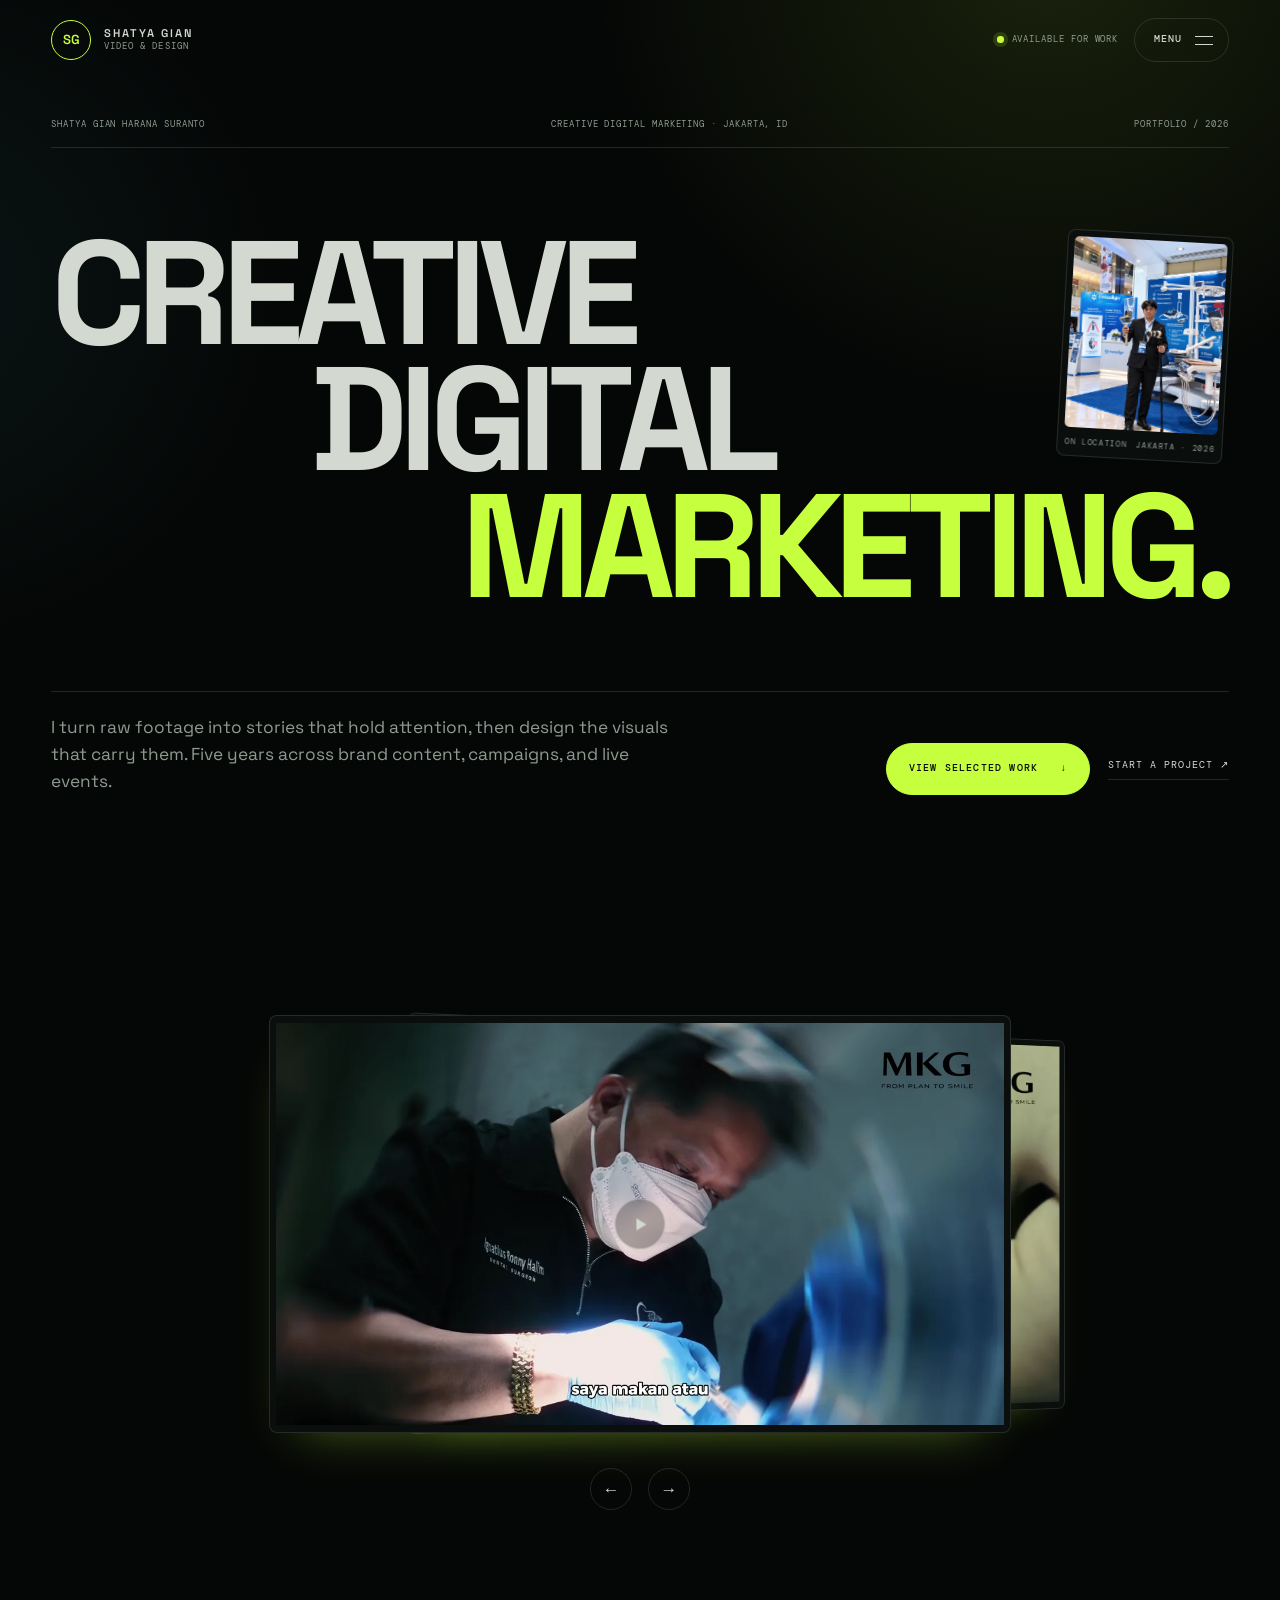
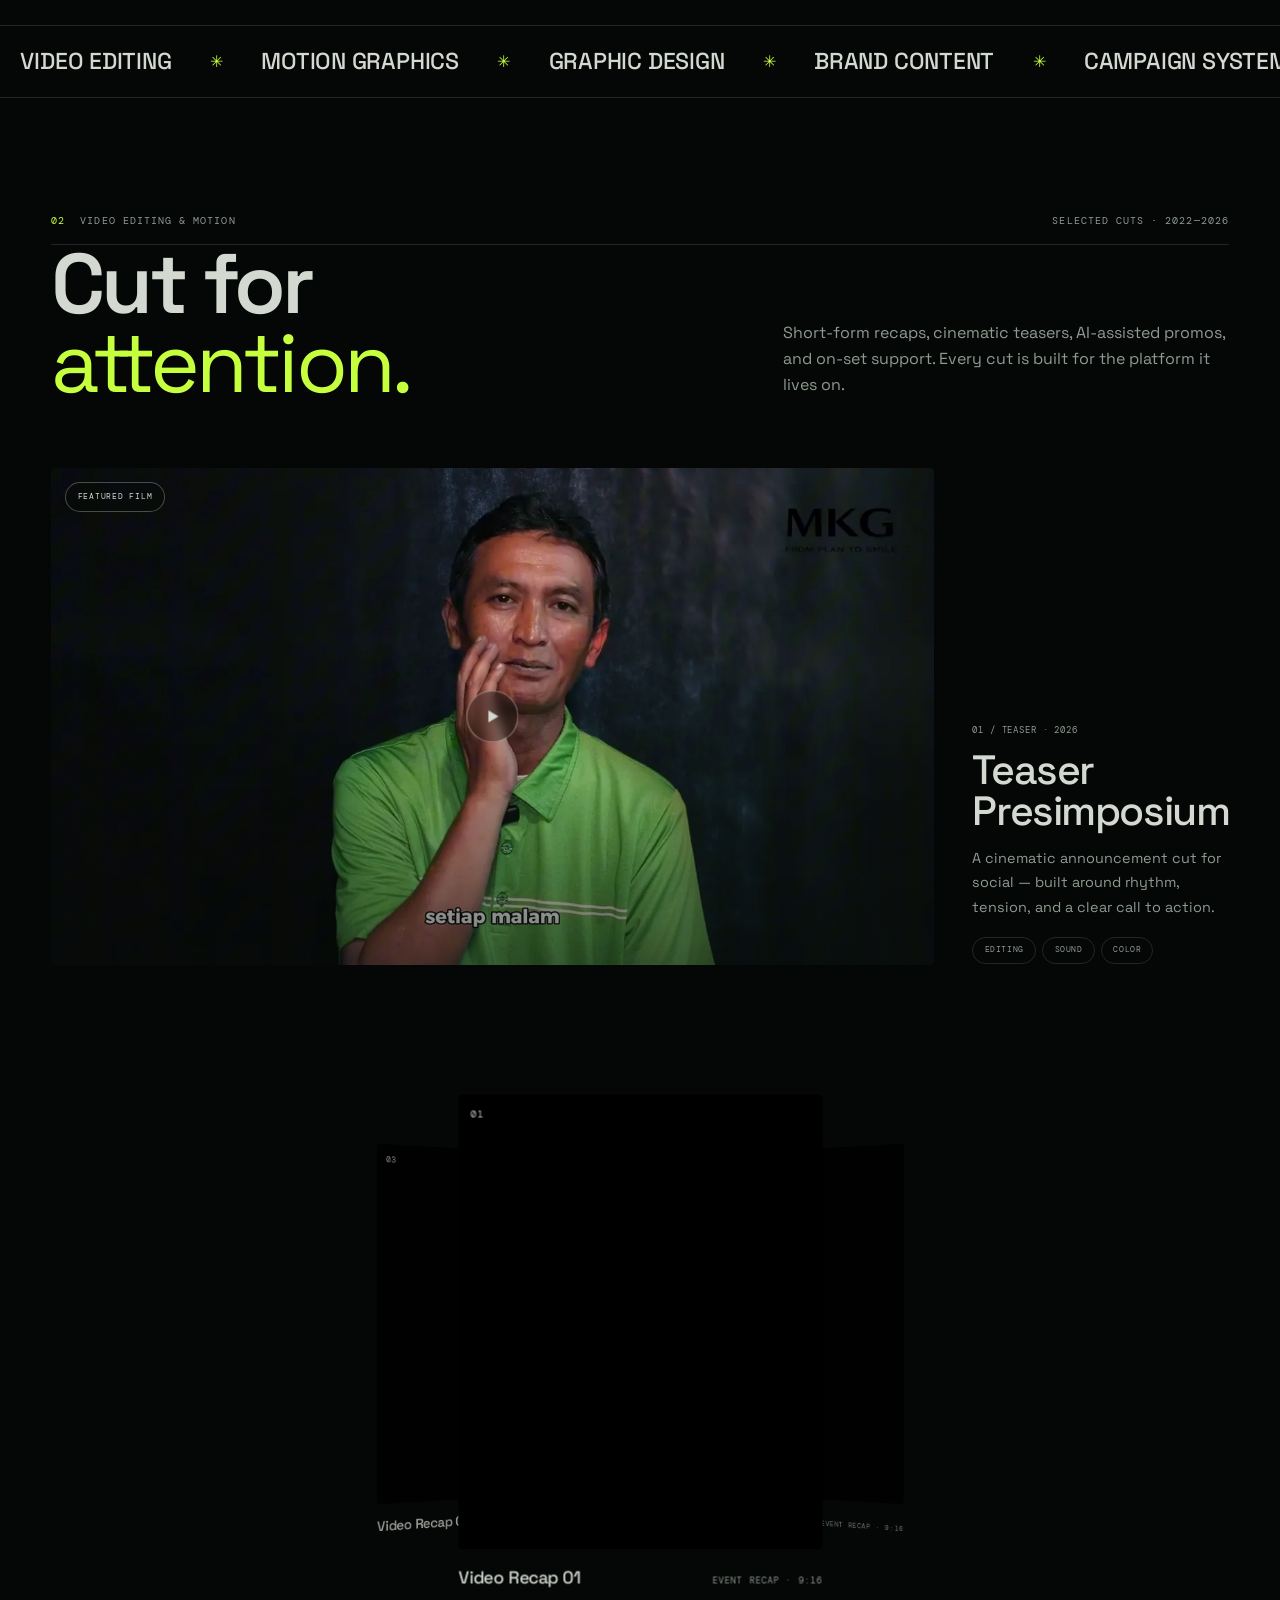
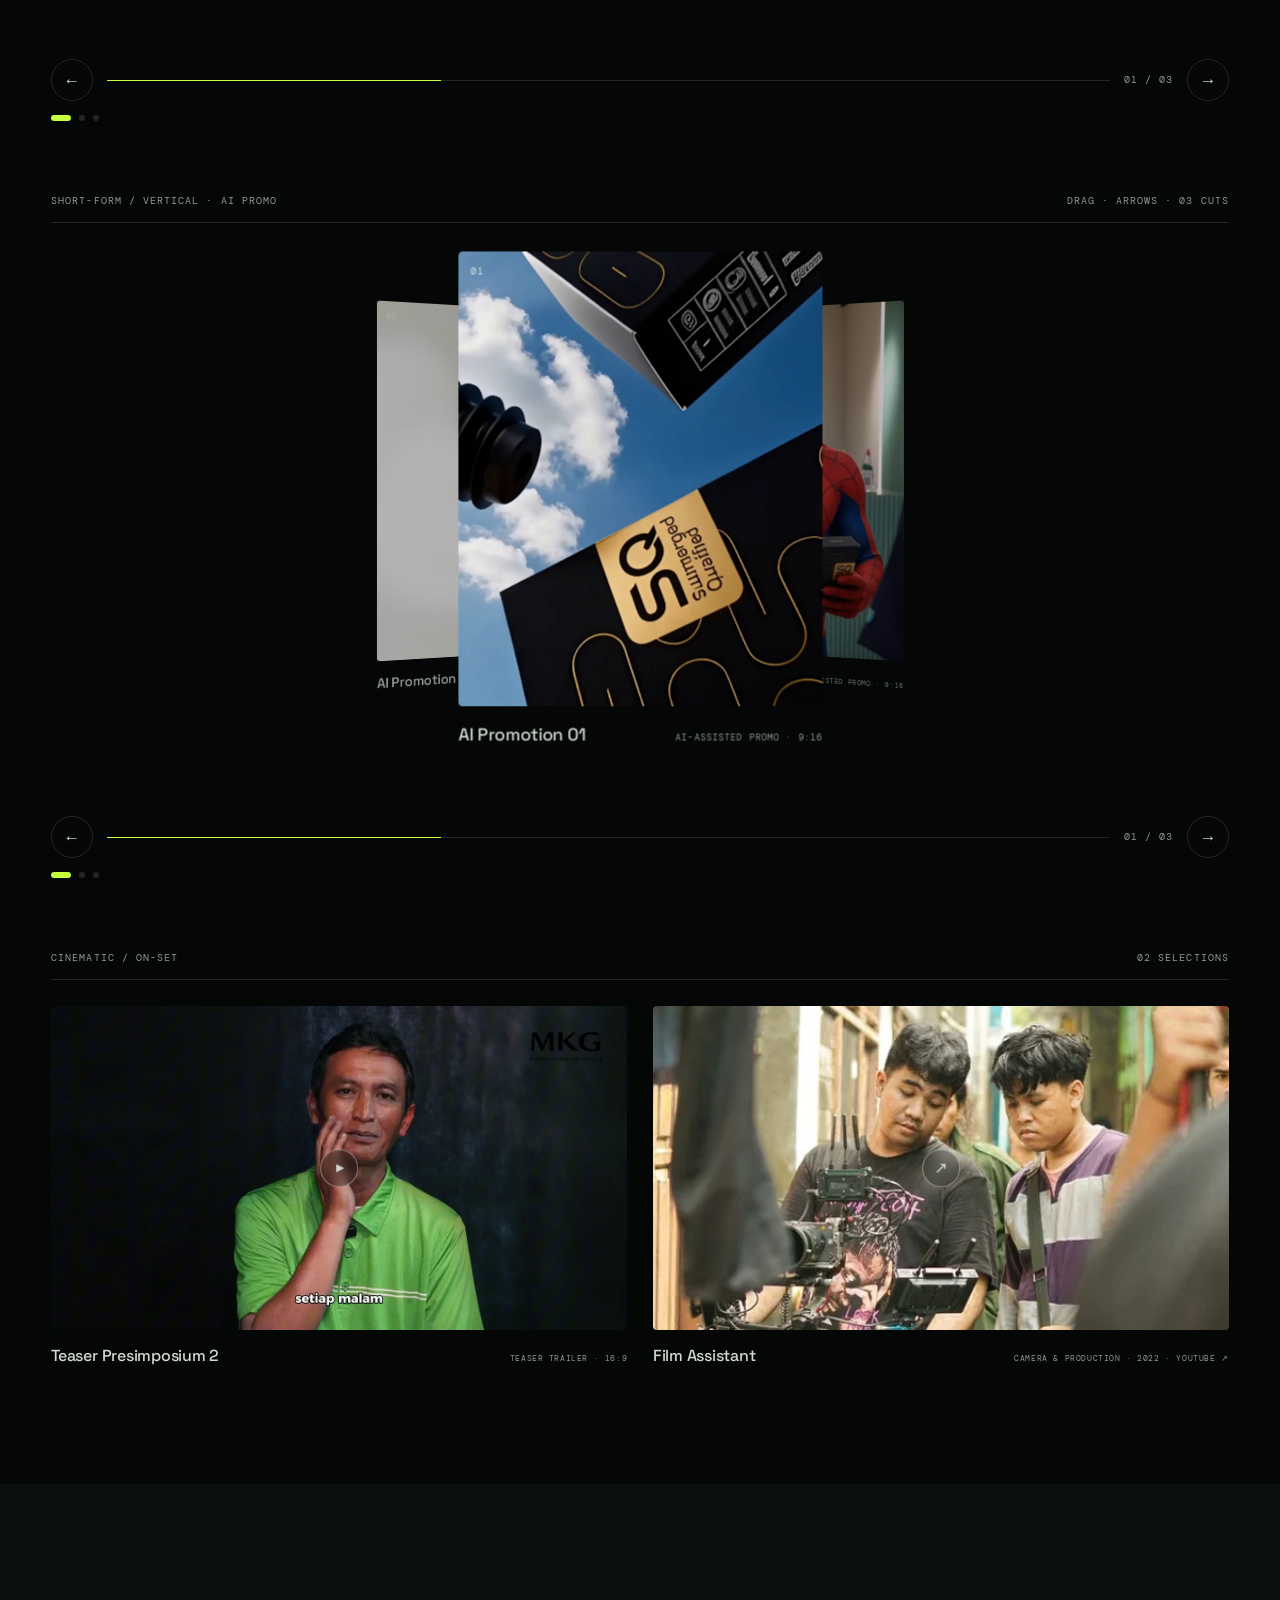
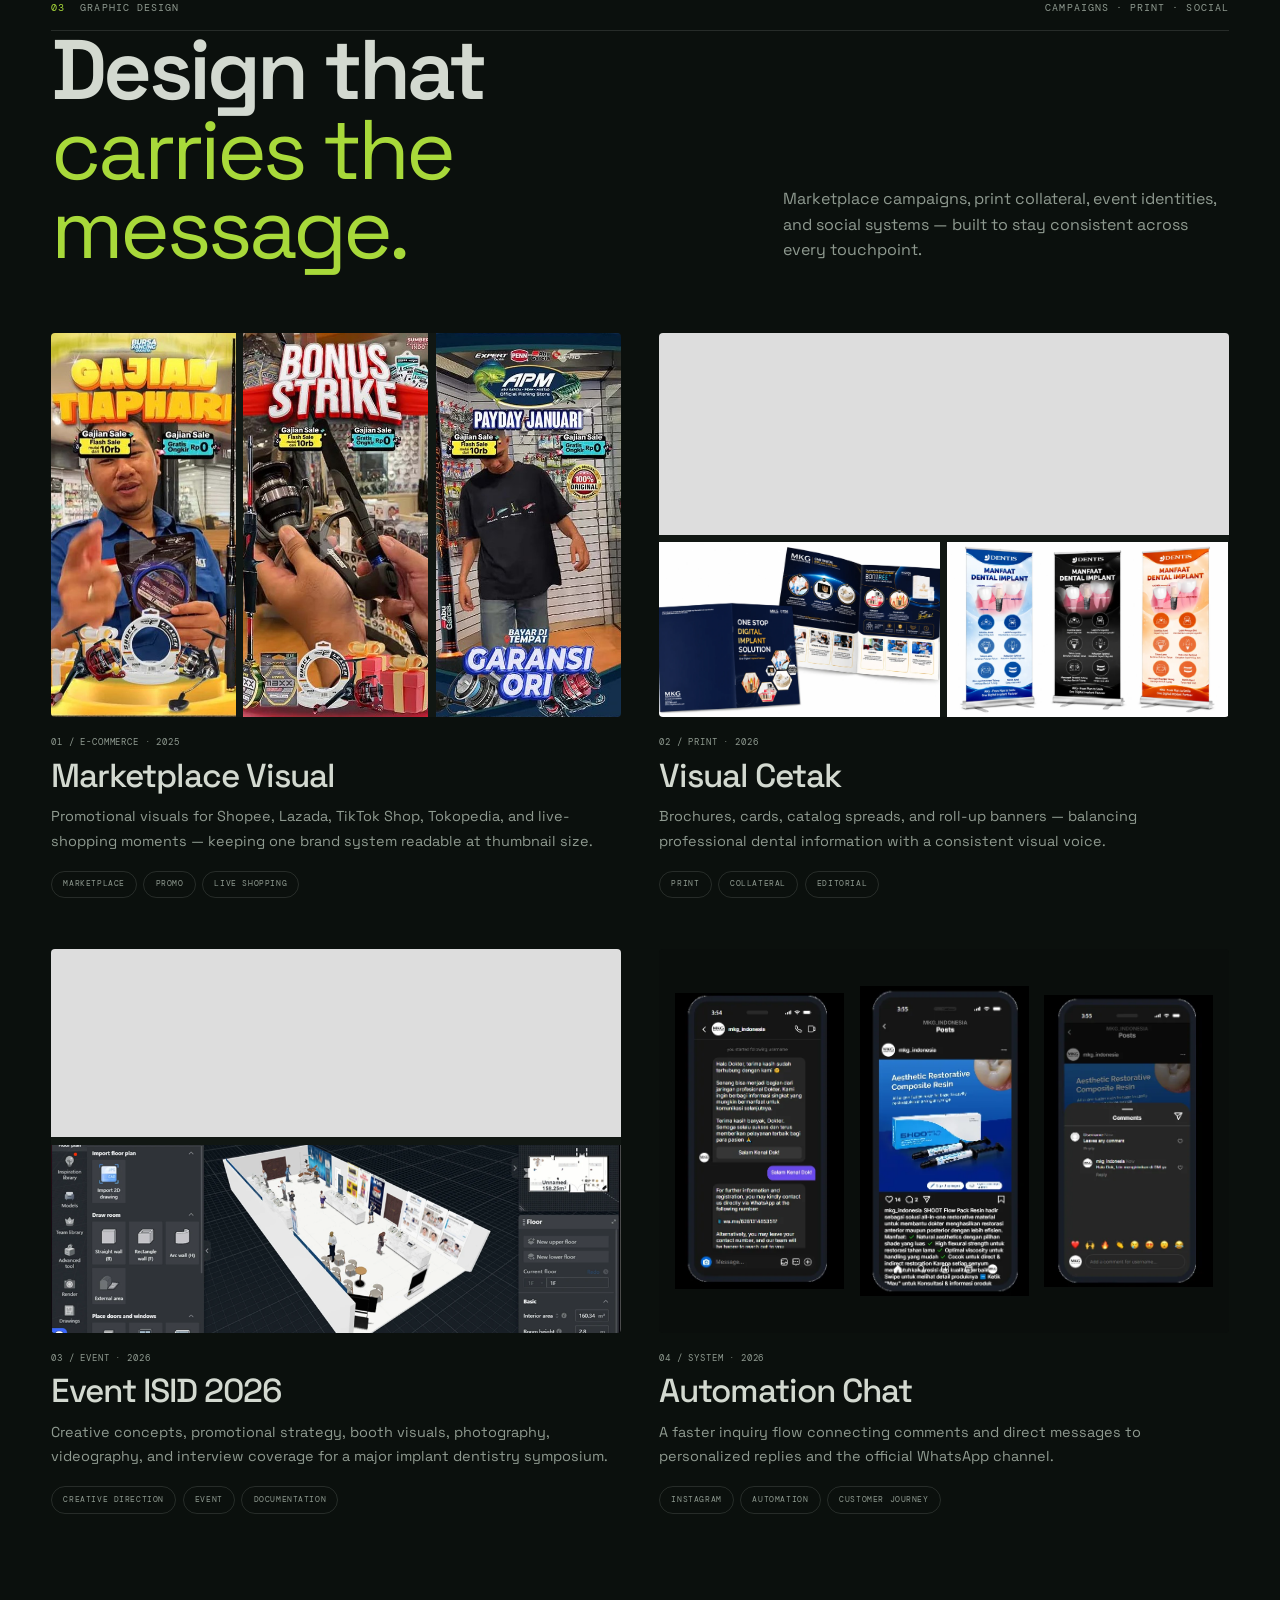
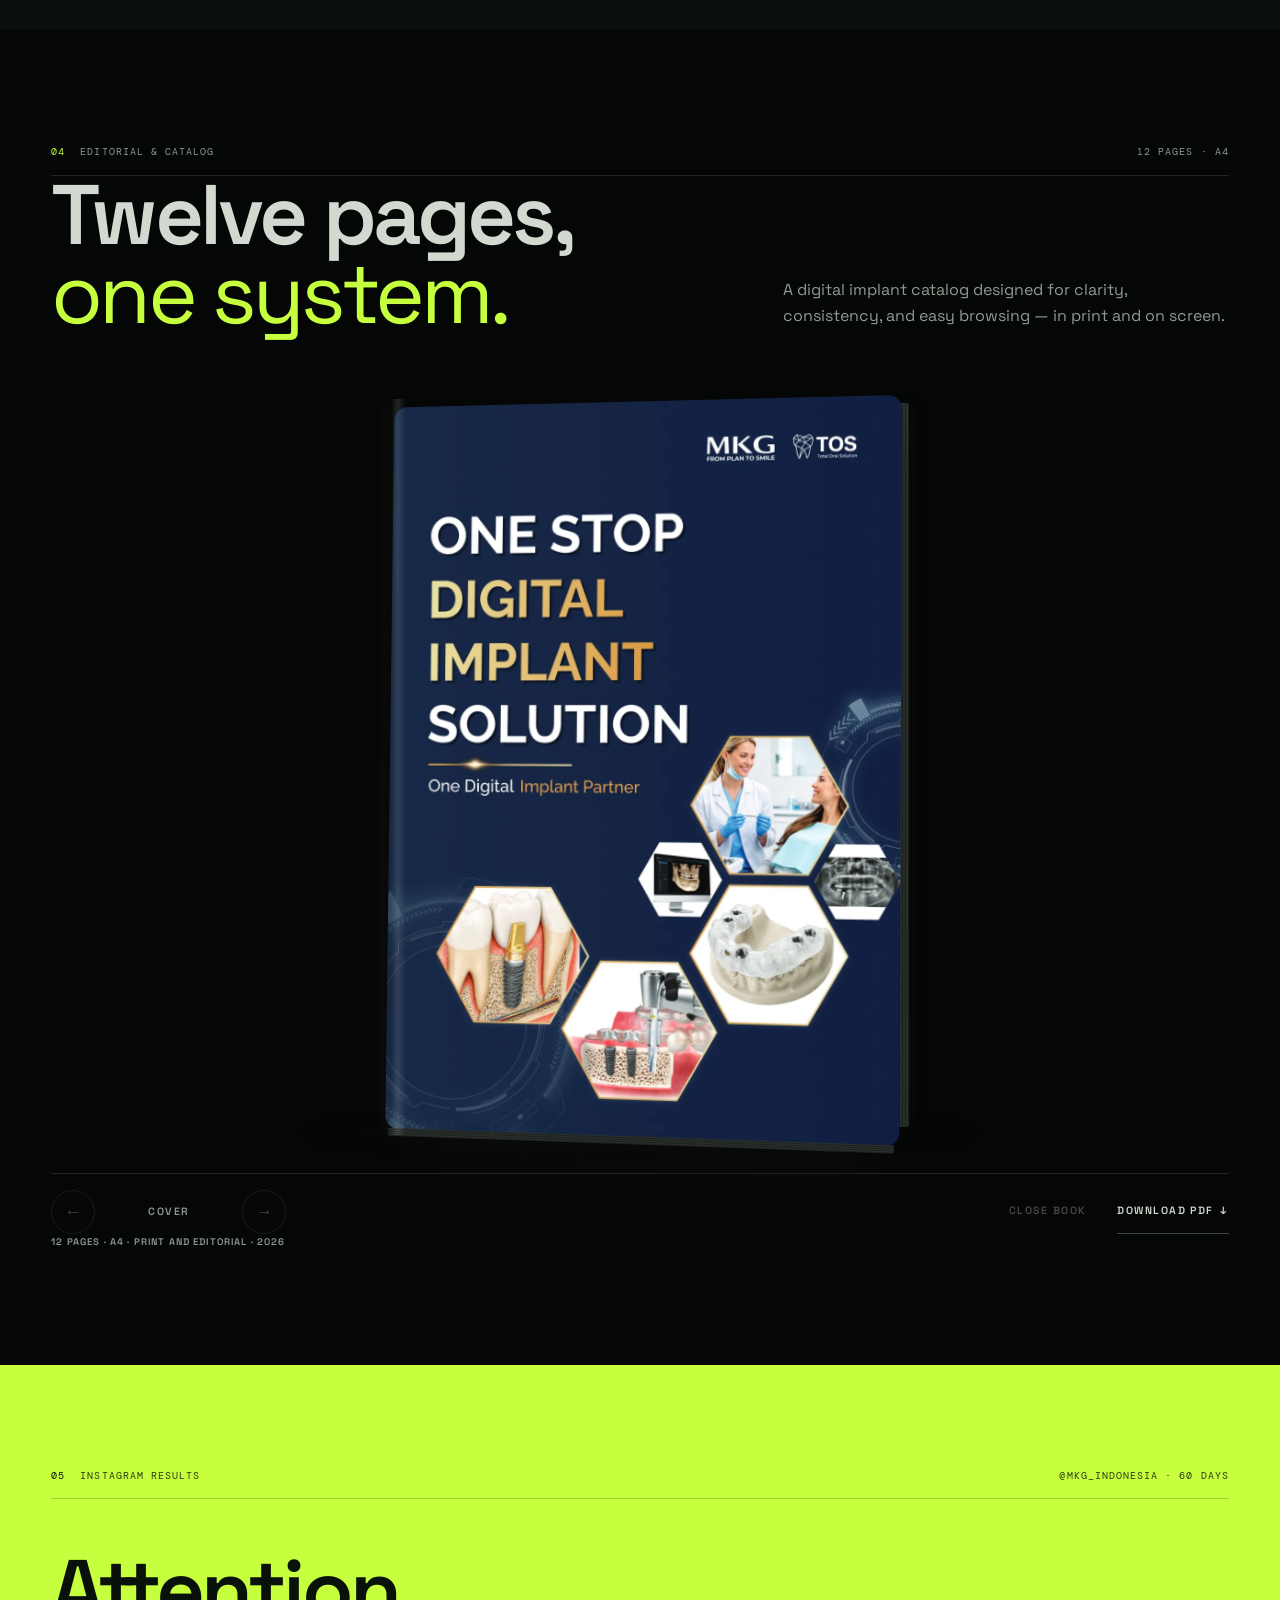
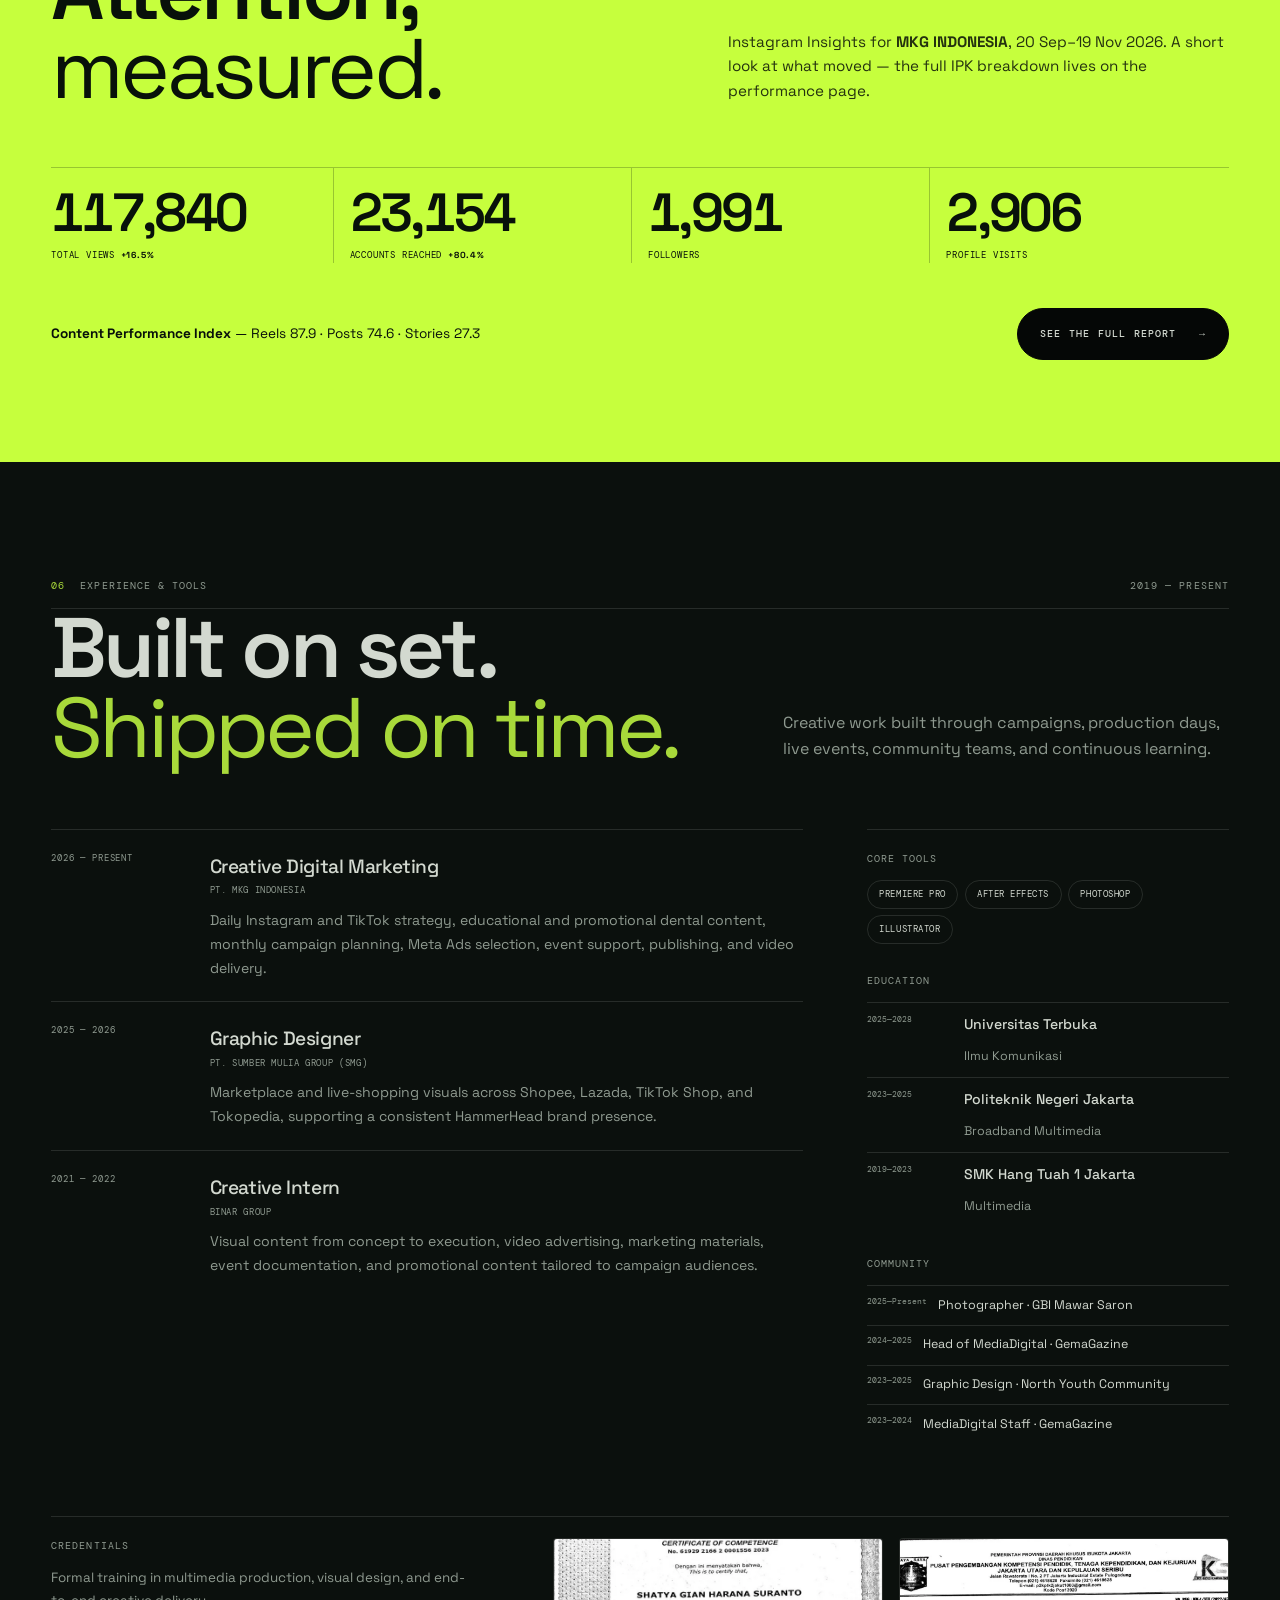
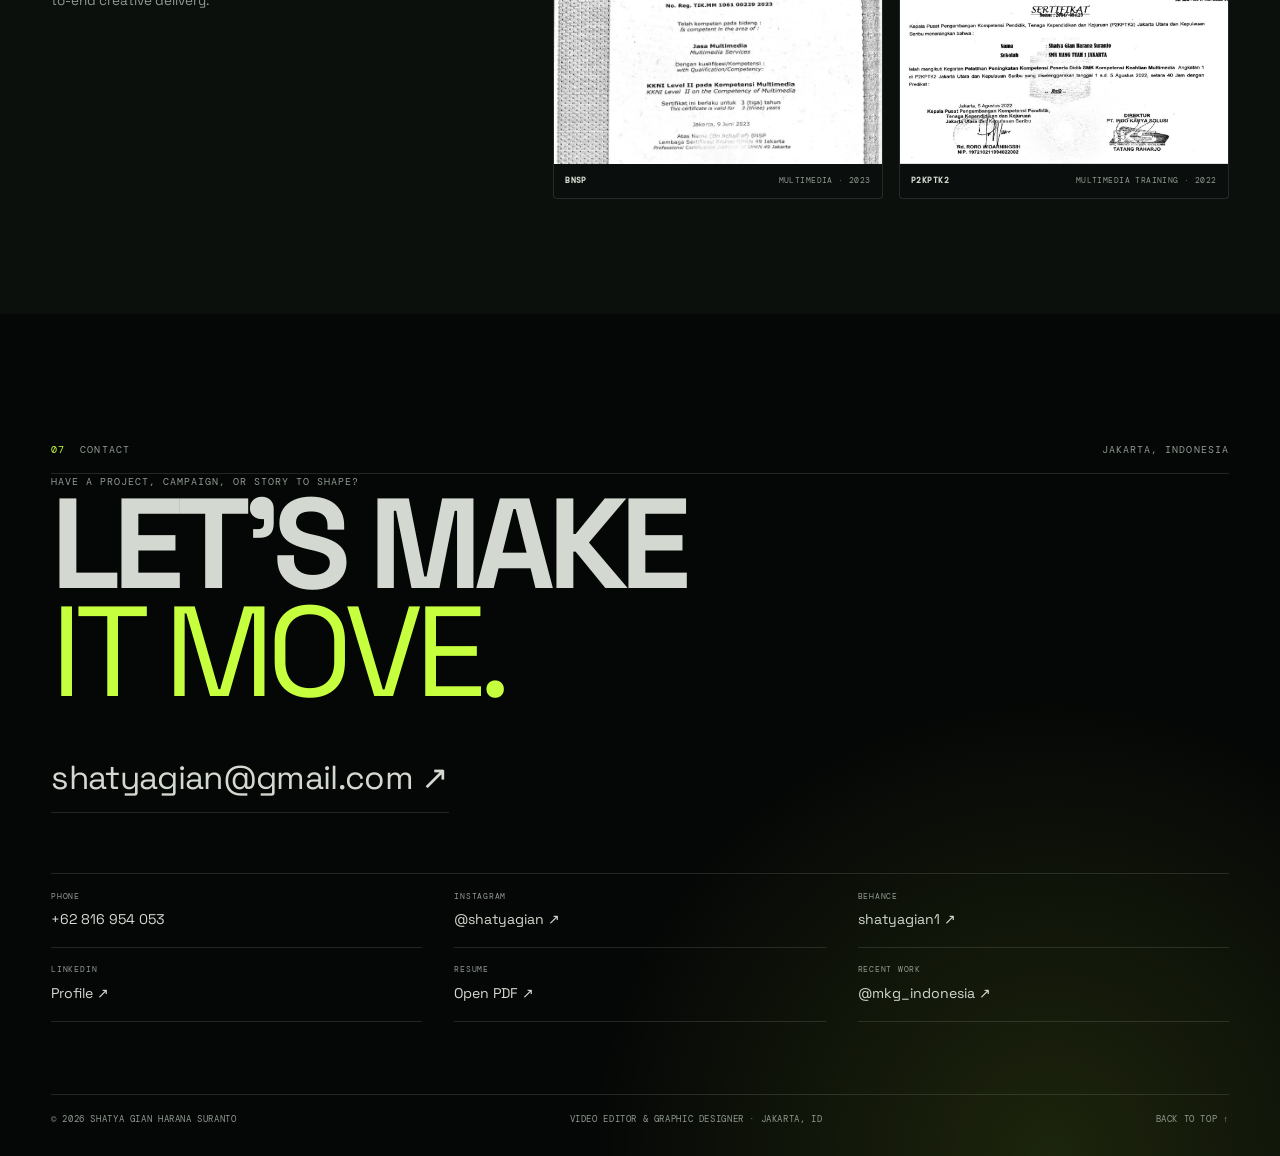
<file: index.html>
<!doctype html>
<html lang="en">
<head>
  <meta charset="utf-8">
  <meta name="viewport" content="width=device-width, initial-scale=1">
  <meta name="description" content="Shatya Gian Harana Suranto — video editor and graphic designer in Jakarta. Selected video work, brand design, product catalog, and measured Instagram results.">
  <meta name="theme-color" content="#050706">
  <meta name="color-scheme" content="dark">
  <meta name="author" content="Shatya Gian Harana Suranto">
  <link rel="canonical" href="https://shatyagianproject.vercel.app/">

  <meta property="og:type" content="website">
  <meta property="og:site_name" content="Shatya Gian — Creative Portfolio">
  <meta property="og:url" content="https://shatyagianproject.vercel.app/">
  <meta property="og:title" content="Shatya Gian — Video Editor &amp; Graphic Designer">
  <meta property="og:description" content="Video editing, motion, graphic design, and content systems for brands. Jakarta, Indonesia.">
  <meta property="og:image" content="https://shatyagianproject.vercel.app/assets/images/og-cover.jpg">
  <meta property="og:image:width" content="1200">
  <meta property="og:image:height" content="630">
  <meta property="og:image:type" content="image/jpeg">
  <meta property="og:locale" content="en_US">

  <meta name="twitter:card" content="summary_large_image">
  <meta name="twitter:title" content="Shatya Gian — Video Editor &amp; Graphic Designer">
  <meta name="twitter:description" content="Video editing, motion, graphic design, and content systems for brands.">
  <meta name="twitter:image" content="https://shatyagianproject.vercel.app/assets/images/og-cover.jpg">

  <title>Shatya Gian — Video Editor &amp; Graphic Designer</title>
  <link rel="apple-touch-icon" href="assets/images/apple-touch-icon.png">
  <link rel="icon" href="data:image/svg+xml,%3Csvg xmlns='http://www.w3.org/2000/svg' viewBox='0 0 64 64'%3E%3Crect width='64' height='64' rx='12' fill='%23C6FF3D'/%3E%3Ctext x='32' y='44' text-anchor='middle' font-family='Arial,sans-serif' font-weight='700' font-size='32' fill='%23070B09'%3ESG%3C/text%3E%3C/svg%3E">
  <link rel="preload" href="assets/fonts/space-grotesk-latin.woff2" as="font" type="font/woff2" crossorigin>
  <link rel="preload" href="assets/fonts/dm-mono-400-latin.woff2" as="font" type="font/woff2" crossorigin>
  <link rel="preload" href="assets/images/img-001.webp?v=2" as="image" type="image/webp">
  <link rel="stylesheet" href="styles.css?v=31">
  <script src="assets/vendor/page-flip.browser.js" defer></script>
  <script src="app.js?v=25" defer></script>
  <script type="application/ld+json">
  {
    "@context": "https://schema.org",
    "@type": "Person",
    "name": "Shatya Gian Harana Suranto",
    "url": "https://shatyagianproject.vercel.app/",
    "image": "https://shatyagianproject.vercel.app/assets/images/og-cover.jpg",
    "jobTitle": "Video Editor & Graphic Designer",
    "email": "mailto:shatyagian@gmail.com",
    "telephone": "+62816954053",
    "sameAs": [
      "https://www.behance.net/shatyagian1/projects",
      "https://www.instagram.com/shatyagian/"
    ],
    "knowsAbout": [
      "Video Editing",
      "Motion Graphics",
      "Graphic Design",
      "Creative Digital Marketing",
      "Social Media Management",
      "Photography",
      "Videography"
    ]
  }
  </script>
</head>
<body class="wf-page">
  <a class="skip-link" href="#main">Skip to content</a>
  <div class="progress" aria-hidden="true"><span></span></div>

  <header class="wf-header" data-header>
    <a class="wf-brand" href="#top" aria-label="Shatya Gian, back to top">
      <span class="wf-brand__mark" aria-hidden="true">SG</span>
      <span class="wf-brand__text">
        <span class="wf-brand__name">Shatya Gian</span>
        <span class="wf-brand__role">Video &amp; Design</span>
      </span>
    </a>

    <div class="wf-header__right">
      <a class="wf-status" href="#contact"><i aria-hidden="true"></i> Available for work</a>
      <button class="menu-toggle wf-menu-btn" type="button" aria-expanded="false" aria-controls="primary-nav">
        <span class="menu-toggle__label">Menu</span>
        <span class="menu-toggle__icon" aria-hidden="true"><i></i><i></i></span>
      </button>
    </div>

    <nav class="primary-nav wf-nav" id="primary-nav" aria-label="Primary navigation">
      <p class="wf-nav__eyebrow">Navigate</p>
      <ul class="wf-nav__list">
        <li><a href="#video-work"><span>01</span>Video</a></li>
        <li><a href="#design"><span>02</span>Design</a></li>
        <li><a href="#catalog"><span>03</span>Catalog</a></li>
        <li><a href="#results"><span>04</span>Results</a></li>
        <li><a href="#contact"><span>05</span>Contact</a></li>
      </ul>
      <div class="wf-nav__foot">
        <div>
          <p class="wf-nav__label">Start a conversation</p>
          <a class="wf-nav__mail" href="mailto:shatyagian@gmail.com">shatyagian@gmail.com <span aria-hidden="true">↗</span></a>
        </div>
        <div class="wf-nav__socials">
          <a href="https://www.instagram.com/shatyagian/" target="_blank" rel="noopener">Instagram</a>
          <a href="https://www.behance.net/shatyagian1/projects" target="_blank" rel="noopener">Behance</a>
          <a href="https://www.linkedin.com/in/shatya-gian-harana-suranto" target="_blank" rel="noopener">LinkedIn</a>
          <a href="assets/documents/portfolio-2026.pdf" target="_blank" rel="noopener">Portfolio ↗</a>
          <a href="assets/documents/CV-Shatya-Gian-Harana-Suranto-2026.pdf" target="_blank" rel="noopener">CV ↗</a>
        </div>
      </div>
    </nav>
  </header>

  <main id="main">
    <section class="wf-hero" id="top" aria-labelledby="hero-title">
      <div class="wf-hero__meta reveal">
        <p>Shatya Gian Harana Suranto</p>
        <p class="wf-hero__meta-mid">Creative digital marketing · Jakarta, ID</p>
        <p>Portfolio / 2026</p>
      </div>

      <div class="wf-hero__stage">
        <h1 id="hero-title" class="wf-hero__title">
          <span class="wf-hero__line reveal">Creative</span>
          <span class="wf-hero__line wf-hero__line--indent reveal">Digital</span>
          <span class="wf-hero__line wf-hero__line--accent reveal">Marketing.</span>
        </h1>

        <figure class="wf-hero__portrait reveal" data-float="idle">
          <img src="assets/images/img-001.webp?v=2" alt="Shatya Gian at a dental industry event" width="1024" height="1536" fetchpriority="high" decoding="async">
          <figcaption><span>On location</span><span>Jakarta · 2026</span></figcaption>
        </figure>
      </div>

      <div class="wf-hero__bottom">
        <p class="wf-hero__lede reveal">I turn raw footage into stories that hold attention, then design the visuals that carry them. Five years across brand content, campaigns, and live events.</p>
        <div class="wf-hero__actions reveal">
          <a class="wf-pill wf-pill--accent" href="#video-work">View selected work <span aria-hidden="true">↓</span></a>
          <a class="wf-link" href="#contact">Start a project <span aria-hidden="true">↗</span></a>
        </div>
      </div>

      <div class="wf-hero__foot reveal">
        <span>Scroll to explore</span>
        <span>5+ years · 8 edits · 118K views</span>
        <span class="wf-hero__foot-end">Available for freelance &amp; full-time</span>
      </div>
    </section>

    <section class="wf-section wf-section--dark wf-feature-reel-section" aria-label="Featured teaser">
      <div class="wf-about__reel-shell reveal">
        <div class="wf-teaser-stack" data-teaser-stack role="region" aria-roledescription="carousel" aria-label="Teaser Presimposium cuts">
          <div class="wf-teaser-stack__stage" role="group" aria-label="Teaser videos">
            <button class="wf-teaser-media" type="button" data-teaser-media data-active data-project="teaserAbout1" aria-label="Play Teaser Presimposium">
              <img src="assets/video/teaser-about-01.webp" alt="Frame from Teaser Presimposium" width="1280" height="720" loading="lazy" decoding="async">
              <span class="wf-play" aria-hidden="true"></span>
            </button>

            <button class="wf-teaser-media" type="button" data-teaser-media data-project="teaserAbout2" aria-label="Play Teaser Presimposium 2">
              <img src="assets/video/teaser-about-02.webp" alt="Frame from Teaser Presimposium 2" width="1280" height="720" loading="lazy" decoding="async">
              <span class="wf-play" aria-hidden="true"></span>
            </button>
          </div>

          <div class="wf-teaser-stack__bar">
            <button class="wf-reel__arrow" type="button" data-teaser-prev aria-label="Previous teaser"><span aria-hidden="true">←</span></button>
            <p class="sr-only" role="status" aria-live="polite" data-teaser-status>Showing teaser 1 of 2.</p>
            <button class="wf-reel__arrow" type="button" data-teaser-next aria-label="Next teaser"><span aria-hidden="true">→</span></button>
          </div>
        </div>
      </div>
    </section>

    <div class="wf-ticker" aria-hidden="true">
      <div class="wf-ticker__track">
        <div class="wf-ticker__group">
          <span>Video editing</span><i>✳</i><span>Motion graphics</span><i>✳</i><span>Graphic design</span><i>✳</i><span>Brand content</span><i>✳</i><span>Campaign systems</span><i>✳</i><span>Short-form video</span><i>✳</i>
        </div>
        <div class="wf-ticker__group">
          <span>Video editing</span><i>✳</i><span>Motion graphics</span><i>✳</i><span>Graphic design</span><i>✳</i><span>Brand content</span><i>✳</i><span>Campaign systems</span><i>✳</i><span>Short-form video</span><i>✳</i>
        </div>
      </div>
    </div>

    <section class="wf-section wf-section--dark" id="video-work" aria-labelledby="video-title">
      <div class="wf-wrap">
        <div class="wf-section__head reveal">
          <p class="wf-label"><span>02</span> Video editing &amp; motion</p>
          <p class="wf-label">Selected cuts · 2022—2026</p>
        </div>

        <div class="wf-section__intro">
          <h2 id="video-title" class="wf-h2 reveal">Cut for<br><em>attention.</em></h2>
          <p class="wf-section__lede reveal">Short-form recaps, cinematic teasers, AI-assisted promos, and on-set support. Every cut is built for the platform it lives on.</p>
        </div>

        <article class="wf-feature reveal">
          <button class="wf-feature__media" type="button" data-float="idle" data-project="teaser" aria-label="Play featured film: Teaser Presimposium">
            <img src="assets/video/teaser-presimposium-poster.webp" alt="Cover of Teaser Presimposium" width="1280" height="720" loading="lazy" decoding="async">
            <span class="wf-feature__shade" aria-hidden="true"></span>
            <span class="wf-play" aria-hidden="true"></span>
            <span class="wf-feature__badge">Featured film</span>
          </button>
          <div class="wf-feature__info">
            <p class="wf-meta">01 / Teaser · 2026</p>
            <h3>Teaser Presimposium</h3>
            <p>A cinematic announcement cut for social — built around rhythm, tension, and a clear call to action.</p>
            <ul class="wf-tags">
              <li>Editing</li><li>Sound</li><li>Color</li>
            </ul>
          </div>
        </article>

        <div class="wf-video-block wf-video-reel-block">
          <div class="wf-video-block__head reveal">
            <p class="wf-label">Short-form / vertical · Recap</p>
            <p class="wf-label">Drag · arrows · 03 cuts</p>
          </div>

          <div class="wf-reel reveal" data-reel aria-roledescription="carousel" aria-label="Selected video recaps">
            <div class="wf-reel__stage" data-reel-stage tabindex="0" role="group" aria-label="Video recap slides">
              <article class="wf-video-card wf-reel__card" data-reel-card>
                <button class="wf-video-card__media" type="button" data-float="still" data-project="recap1" aria-label="Play Video Recap 01">
                  <img src="assets/video/recap-01-poster.webp" alt="Cover of Video Recap 01" width="720" height="1280" loading="lazy" decoding="async">
                  <span class="wf-video-card__index" aria-hidden="true">01</span>
                  <span class="wf-play wf-play--sm" aria-hidden="true"></span>
                </button>
                <div class="wf-video-card__info"><h3>Video Recap 01</h3><p>Event recap · 9:16</p></div>
              </article>

              <article class="wf-video-card wf-reel__card" data-reel-card>
                <button class="wf-video-card__media" type="button" data-float="still" data-project="recap2" aria-label="Play Video Recap 02">
                  <img src="assets/video/recap-02-poster.webp" alt="Cover of Video Recap 02" width="720" height="1280" loading="lazy" decoding="async">
                  <span class="wf-video-card__index" aria-hidden="true">02</span>
                  <span class="wf-play wf-play--sm" aria-hidden="true"></span>
                </button>
                <div class="wf-video-card__info"><h3>Video Recap 02</h3><p>Event recap · 9:16</p></div>
              </article>

              <article class="wf-video-card wf-reel__card" data-reel-card>
                <button class="wf-video-card__media" type="button" data-float="still" data-project="recap3" aria-label="Play Video Recap 03">
                  <img src="assets/video/recap-03-poster.webp" alt="Cover of Video Recap 03" width="720" height="1280" loading="lazy" decoding="async">
                  <span class="wf-video-card__index" aria-hidden="true">03</span>
                  <span class="wf-play wf-play--sm" aria-hidden="true"></span>
                </button>
                <div class="wf-video-card__info"><h3>Video Recap 03</h3><p>Event recap · 9:16</p></div>
              </article>
            </div>

            <div class="wf-reel__bar">
              <button class="wf-reel__arrow" type="button" data-reel-prev aria-label="Previous video recap"><span aria-hidden="true">←</span></button>
              <div class="wf-reel__track" aria-hidden="true"><span data-reel-progress></span></div>
              <p class="wf-reel__counter" aria-live="polite"><span data-reel-current>01</span><span aria-hidden="true"> / 03</span></p>
              <button class="wf-reel__arrow" type="button" data-reel-next aria-label="Next video recap"><span aria-hidden="true">→</span></button>
            </div>

            <div class="wf-reel__dots" role="tablist" aria-label="Choose video recap">
              <button type="button" data-reel-dot aria-label="Show video recap 1" aria-selected="true"></button>
              <button type="button" data-reel-dot aria-label="Show video recap 2" aria-selected="false"></button>
              <button type="button" data-reel-dot aria-label="Show video recap 3" aria-selected="false"></button>
            </div>
          </div>
        </div>

        <div class="wf-video-block wf-video-reel-block">
          <div class="wf-video-block__head reveal">
            <p class="wf-label">Short-form / vertical · AI promo</p>
            <p class="wf-label">Drag · arrows · 03 cuts</p>
          </div>

          <div class="wf-reel reveal" data-reel aria-roledescription="carousel" aria-label="Selected AI promotion videos">
            <div class="wf-reel__stage" data-reel-stage tabindex="0" role="group" aria-label="AI promotion slides">
              <article class="wf-video-card wf-reel__card" data-reel-card>
                <button class="wf-video-card__media" type="button" data-float="still" data-project="vid5" aria-label="Play AI Promotion Video 01">
                  <img src="assets/video/vid5-poster.webp" alt="Cover of AI Promotion Video 01" width="720" height="1280" loading="lazy" decoding="async">
                  <span class="wf-video-card__index" aria-hidden="true">01</span>
                  <span class="wf-play wf-play--sm" aria-hidden="true"></span>
                </button>
                <div class="wf-video-card__info"><h3>AI Promotion 01</h3><p>AI-assisted promo · 9:16</p></div>
              </article>

              <article class="wf-video-card wf-reel__card" data-reel-card>
                <button class="wf-video-card__media" type="button" data-float="still" data-project="vid6" aria-label="Play AI Promotion Video 02">
                  <img src="assets/video/vid6-poster.webp" alt="Cover of AI Promotion Video 02" width="720" height="1280" loading="lazy" decoding="async">
                  <span class="wf-video-card__index" aria-hidden="true">02</span>
                  <span class="wf-play wf-play--sm" aria-hidden="true"></span>
                </button>
                <div class="wf-video-card__info"><h3>AI Promotion 02</h3><p>AI-assisted promo · 9:16</p></div>
              </article>

              <article class="wf-video-card wf-reel__card" data-reel-card>
                <button class="wf-video-card__media" type="button" data-float="still" data-project="vid7" aria-label="Play AI Promotion Video 03">
                  <img src="assets/video/vid7-poster.webp" alt="Cover of AI Promotion Video 03" width="720" height="1280" loading="lazy" decoding="async">
                  <span class="wf-video-card__index" aria-hidden="true">03</span>
                  <span class="wf-play wf-play--sm" aria-hidden="true"></span>
                </button>
                <div class="wf-video-card__info"><h3>AI Promotion 03</h3><p>AI-assisted promo · 9:16</p></div>
              </article>
            </div>

            <div class="wf-reel__bar">
              <button class="wf-reel__arrow" type="button" data-reel-prev aria-label="Previous AI promotion video"><span aria-hidden="true">←</span></button>
              <div class="wf-reel__track" aria-hidden="true"><span data-reel-progress></span></div>
              <p class="wf-reel__counter" aria-live="polite"><span data-reel-current>01</span><span aria-hidden="true"> / 03</span></p>
              <button class="wf-reel__arrow" type="button" data-reel-next aria-label="Next AI promotion video"><span aria-hidden="true">→</span></button>
            </div>

            <div class="wf-reel__dots" role="tablist" aria-label="Choose AI promotion video">
              <button type="button" data-reel-dot aria-label="Show AI promotion video 1" aria-selected="true"></button>
              <button type="button" data-reel-dot aria-label="Show AI promotion video 2" aria-selected="false"></button>
              <button type="button" data-reel-dot aria-label="Show AI promotion video 3" aria-selected="false"></button>
            </div>
          </div>
        </div>

        <div class="wf-video-block">
          <div class="wf-video-block__head reveal">
            <p class="wf-label">Cinematic / on-set</p>
            <p class="wf-label">02 selections</p>
          </div>
          <div class="wf-wide-grid reveal">
            <article class="wf-wide-card">
              <button class="wf-wide-card__media" type="button" data-float="idle" data-project="teaser2" aria-label="Play Teaser Presimposium 2">
                <img src="assets/video/teaser-presimposium-poster.webp" alt="Cover of Teaser Presimposium 2" width="1280" height="720" loading="lazy" decoding="async">
                <span class="wf-play wf-play--sm" aria-hidden="true"></span>
              </button>
              <div class="wf-wide-card__info"><h3>Teaser Presimposium 2</h3><p>Teaser trailer · 16:9</p></div>
            </article>

            <article class="wf-wide-card">
              <a class="wf-wide-card__media" data-float="idle" href="https://www.youtube.com/watch?v=0nGJWEHhi38" target="_blank" rel="noopener" aria-label="Watch Film Assistant on YouTube">
                <img src="assets/images/img-054.webp" alt="Behind-the-scenes still from the short film production" width="540" height="960" loading="lazy" decoding="async">
                <span class="wf-play wf-play--sm" aria-hidden="true">↗</span>
              </a>
              <div class="wf-wide-card__info"><h3>Film Assistant</h3><p>Camera &amp; production · 2022 · YouTube ↗</p></div>
            </article>
          </div>
        </div>
      </div>
    </section>

    <section class="wf-section wf-section--paper" id="design" aria-labelledby="design-title">
      <div class="wf-wrap">
        <div class="wf-section__head reveal">
          <p class="wf-label"><span>03</span> Graphic design</p>
          <p class="wf-label">Campaigns · print · social</p>
        </div>

        <div class="wf-section__intro">
          <h2 id="design-title" class="wf-h2 reveal">Design that<br><em>carries the message.</em></h2>
          <p class="wf-section__lede reveal">Marketplace campaigns, print collateral, event identities, and social systems — built to stay consistent across every touchpoint.</p>
        </div>

        <div class="wf-cases">
          <article class="wf-case reveal">
            <div class="wf-case__media wf-case__media--marketplace" data-float="idle">
              <button class="wf-shot" type="button" data-float="still" data-zoom="assets/images/stream1.jpg" data-zoom-alt="Live-shopping stream visual 1" aria-label="Zoom: Live-shopping stream visual 1">
                <img src="assets/images/stream1.jpg" alt="Live-shopping stream visual 1" width="404" height="717" loading="lazy" decoding="async">
              </button>
              <button class="wf-shot" type="button" data-float="still" data-zoom="assets/images/stream2.jpg" data-zoom-alt="Live-shopping stream visual 2" aria-label="Zoom: Live-shopping stream visual 2">
                <img src="assets/images/stream2.jpg" alt="Live-shopping stream visual 2" width="397" height="707" loading="lazy" decoding="async">
              </button>
              <button class="wf-shot" type="button" data-float="still" data-zoom="assets/images/stream3.jpg" data-zoom-alt="Live-shopping stream visual 3" aria-label="Zoom: Live-shopping stream visual 3">
                <img src="assets/images/stream3.jpg" alt="Live-shopping stream visual 3" width="403" height="717" loading="lazy" decoding="async">
              </button>
            </div>
            <div class="wf-case__info">
              <p class="wf-meta">01 / E-commerce · 2025</p>
              <h3>Marketplace Visual</h3>
              <p>Promotional visuals for Shopee, Lazada, TikTok Shop, Tokopedia, and live-shopping moments — keeping one brand system readable at thumbnail size.</p>
              <ul class="wf-tags"><li>Marketplace</li><li>Promo</li><li>Live shopping</li></ul>
            </div>
          </article>

          <article class="wf-case reveal">
            <div class="wf-case__media wf-case__media--print" data-float="idle">
              <button class="wf-shot" type="button" data-float="still" data-zoom="assets/images/catalog.webp" data-zoom-alt="Printed catalog page 1" aria-label="Zoom: Printed catalog page 1">
                <img src="assets/images/catalog.webp" alt="Printed catalog page 1" width="1672" height="941" loading="lazy" decoding="async">
              </button>
              <button class="wf-shot" type="button" data-float="still" data-zoom="assets/images/catalog1.webp" data-zoom-alt="Printed catalog page 2" aria-label="Zoom: Printed catalog page 2">
                <img src="assets/images/catalog1.webp" alt="Printed catalog page 2" width="1672" height="941" loading="lazy" decoding="async">
              </button>
              <button class="wf-shot" type="button" data-float="still" data-zoom="assets/images/catalog2.webp" data-zoom-alt="Printed catalog page 3" aria-label="Zoom: Printed catalog page 3">
                <img src="assets/images/catalog2.webp" alt="Printed catalog page 3" width="1672" height="941" loading="lazy" decoding="async">
              </button>
            </div>
            <div class="wf-case__info">
              <p class="wf-meta">02 / Print · 2026</p>
              <h3>Visual Cetak</h3>
              <p>Brochures, cards, catalog spreads, and roll-up banners — balancing professional dental information with a consistent visual voice.</p>
              <ul class="wf-tags"><li>Print</li><li>Collateral</li><li>Editorial</li></ul>
            </div>
          </article>

          <article class="wf-case reveal">
            <div class="wf-case__media wf-case__media--event" data-float="idle">
              <button class="wf-shot" type="button" data-float="still" data-zoom="assets/images/img-033.webp" data-zoom-alt="3D booth concept shown in a design application" aria-label="Zoom: 3D booth concept shown in a design application">
                <img src="assets/images/img-033.webp" alt="3D booth concept shown in a design application" width="960" height="467" loading="lazy" decoding="async">
              </button>
              <button class="wf-shot" type="button" data-float="still" data-zoom="assets/images/Untitled-2.webp" data-zoom-alt="ISID 2026 event documentation" aria-label="Zoom: ISID 2026 event documentation">
                <img src="assets/images/Untitled-2.webp" alt="ISID 2026 event documentation" width="1920" height="933" loading="lazy" decoding="async">
              </button>
            </div>
            <div class="wf-case__info">
              <p class="wf-meta">03 / Event · 2026</p>
              <h3>Event ISID 2026</h3>
              <p>Creative concepts, promotional strategy, booth visuals, photography, videography, and interview coverage for a major implant dentistry symposium.</p>
              <ul class="wf-tags"><li>Creative direction</li><li>Event</li><li>Documentation</li></ul>
            </div>
          </article>

          <article class="wf-case reveal">
            <div class="wf-case__media wf-case__media--chat" data-float="idle">
              <button class="wf-shot" type="button" data-float="still" data-zoom="assets/images/img-046.webp" data-zoom-alt="Automated Instagram direct-message response" aria-label="Zoom: Automated Instagram direct-message response">
                <img src="assets/images/img-046.webp" alt="Automated Instagram direct-message response" width="373" height="656" loading="lazy" decoding="async">
              </button>
              <button class="wf-shot" type="button" data-float="still" data-zoom="assets/images/img-048.webp" data-zoom-alt="Instagram welcome-message automation" aria-label="Zoom: Instagram welcome-message automation">
                <img src="assets/images/img-048.webp" alt="Instagram welcome-message automation" width="357" height="655" loading="lazy" decoding="async">
              </button>
              <button class="wf-shot" type="button" data-float="still" data-zoom="assets/images/img-050.webp" data-zoom-alt="Instagram response flow on mobile" aria-label="Zoom: Instagram response flow on mobile">
                <img src="assets/images/img-050.webp" alt="Instagram response flow on mobile" width="376" height="653" loading="lazy" decoding="async">
              </button>
            </div>
            <div class="wf-case__info">
              <p class="wf-meta">04 / System · 2026</p>
              <h3>Automation Chat</h3>
              <p>A faster inquiry flow connecting comments and direct messages to personalized replies and the official WhatsApp channel.</p>
              <ul class="wf-tags"><li>Instagram</li><li>Automation</li><li>Customer journey</li></ul>
            </div>
          </article>
        </div>
      </div>
    </section>

    <section class="wf-section wf-section--dark" id="catalog" aria-labelledby="catalog-title">
      <div class="wf-wrap">
        <div class="wf-section__head reveal">
          <p class="wf-label"><span>04</span> Editorial &amp; catalog</p>
          <p class="wf-label">12 pages · A4</p>
        </div>

        <div class="wf-section__intro">
          <h2 id="catalog-title" class="wf-h2 reveal">Twelve pages,<br><em>one system.</em></h2>
          <p class="wf-section__lede reveal">A digital implant catalog designed for clarity, consistency, and easy browsing — in print and on screen.</p>
        </div>

        <div class="catalog" data-catalog>
          <div class="catalog-stage" data-catalog-stage data-state="closed" data-orientation="portrait">
            <button class="catalog-cover" type="button" data-catalog-cover aria-expanded="false" aria-controls="catalog-book">
              <span class="catalog-cover__sheet">
                <img src="assets/catalog/page-01.webp" alt="" width="1130" height="1598" loading="lazy" decoding="async">
              </span>
              <span class="catalog-cover__spine" aria-hidden="true"></span>
              <span class="catalog-cover__edges" aria-hidden="true"></span>
              <span class="catalog-cover__hint">Open catalog <span aria-hidden="true">↗</span></span>
            </button>

            <div class="catalog-book-wrap" data-catalog-wrap aria-hidden="true">
              <div class="catalog-book" id="catalog-book" data-catalog-book></div>
            </div>
          </div>

          <div class="catalog-toolbar">
            <div class="catalog-nav" role="group" aria-label="Catalog pages">
              <button class="catalog-btn" type="button" data-catalog-prev aria-label="Previous page" disabled>
                <span aria-hidden="true">←</span>
              </button>
              <p class="catalog-counter" data-catalog-counter aria-live="polite">Cover</p>
              <button class="catalog-btn" type="button" data-catalog-next aria-label="Next page" disabled>
                <span aria-hidden="true">→</span>
              </button>
            </div>

            <div class="catalog-actions">
              <button class="catalog-link catalog-zoom-open" type="button" data-catalog-zoom-open disabled>Read page</button>
              <button class="catalog-link" type="button" data-catalog-close disabled>Close book</button>
              <a class="catalog-download" href="assets/documents/katalog-digital-implant-2026.pdf" download>Download PDF <span aria-hidden="true">↓</span></a>
            </div>
          </div>

          <p class="catalog-note">12 pages · A4 · Print and editorial · 2026</p>
          <p class="sr-only">Use the Previous and Next buttons to turn pages. For the complete catalog, use Download PDF.</p>
          <noscript><p class="catalog-noscript">The interactive preview needs JavaScript. <a href="assets/documents/katalog-digital-implant-2026.pdf">Download the PDF</a> instead.</p></noscript>
        </div>
      </div>
    </section>

    <section class="wf-results" id="results" aria-labelledby="results-title">
      <div class="wf-wrap">
        <div class="wf-section__head reveal">
          <p class="wf-label"><span>05</span> Instagram results</p>
          <p class="wf-label">@mkg_indonesia · 60 days</p>
        </div>

        <div class="wf-results__top">
          <h2 id="results-title" class="wf-h2 reveal">Attention,<br><em>measured.</em></h2>
          <p class="reveal">Instagram Insights for <strong>MKG INDONESIA</strong>, 20 Sep–19 Nov 2026. A short look at what moved — the full IPK breakdown lives on the performance page.</p>
        </div>

        <div class="wf-results__stats reveal">
          <div><strong data-count="118109" data-count-format="comma">118,109</strong><span>Total views <em>+16.5%</em></span></div>
          <div><strong data-count="23207" data-count-format="comma">23,207</strong><span>Accounts reached <em>+80.4%</em></span></div>
          <div><strong data-count="1996" data-count-format="comma">1,996</strong><span>Followers</span></div>
          <div><strong data-count="2913" data-count-format="comma">2,913</strong><span>Profile visits</span></div>
        </div>

        <div class="wf-results__foot reveal">
          <p><strong>Content Performance Index</strong> — Reels 87.9 · Posts 74.6 · Stories 27.3</p>
          <a class="wf-pill wf-pill--dark" href="performance.html">See the full report <span aria-hidden="true">→</span></a>
        </div>
      </div>
    </section>

    <section class="wf-section wf-section--paper" id="experience" aria-labelledby="experience-title">
      <div class="wf-wrap">
        <div class="wf-section__head reveal">
          <p class="wf-label"><span>06</span> Experience &amp; tools</p>
          <p class="wf-label">2019 — present</p>
        </div>

        <div class="wf-section__intro">
          <h2 id="experience-title" class="wf-h2 reveal">Built on set.<br><em>Shipped on time.</em></h2>
          <p class="wf-section__lede reveal">Creative work built through campaigns, production days, live events, community teams, and continuous learning.</p>
        </div>

        <div class="wf-exp">
          <div class="wf-exp__timeline">
            <article class="wf-exp__item reveal">
              <p class="wf-meta">2026 — Present</p>
              <div>
                <h3>Creative Digital Marketing</h3>
                <p class="wf-exp__org">PT. MKG Indonesia</p>
                <p>Daily Instagram and TikTok strategy, educational and promotional dental content, monthly campaign planning, Meta Ads selection, event support, publishing, and video delivery.</p>
              </div>
            </article>
            <article class="wf-exp__item reveal">
              <p class="wf-meta">2025 — 2026</p>
              <div>
                <h3>Graphic Designer</h3>
                <p class="wf-exp__org">PT. Sumber Mulia Group (SMG)</p>
                <p>Marketplace and live-shopping visuals across Shopee, Lazada, TikTok Shop, and Tokopedia, supporting a consistent HammerHead brand presence.</p>
              </div>
            </article>
            <article class="wf-exp__item reveal">
              <p class="wf-meta">2021 — 2022</p>
              <div>
                <h3>Creative Intern</h3>
                <p class="wf-exp__org">Binar Group</p>
                <p>Visual content from concept to execution, video advertising, marketing materials, event documentation, and promotional content tailored to campaign audiences.</p>
              </div>
            </article>
          </div>

          <aside class="wf-exp__side reveal">
            <div class="wf-side-block">
              <p class="wf-label">Core tools</p>
              <ul class="wf-tool-list">
                <li>Premiere Pro</li>
                <li>After Effects</li>
                <li>Photoshop</li>
                <li>Illustrator</li>
              </ul>
            </div>
            <div class="wf-side-block">
              <p class="wf-label">Education</p>
              <ol class="wf-edu-list">
                <li><span>2025—2028</span><strong>Universitas Terbuka</strong><p>Ilmu Komunikasi</p></li>
                <li><span>2023—2025</span><strong>Politeknik Negeri Jakarta</strong><p>Broadband Multimedia</p></li>
                <li><span>2019—2023</span><strong>SMK Hang Tuah 1 Jakarta</strong><p>Multimedia</p></li>
              </ol>
            </div>
            <div class="wf-side-block">
              <p class="wf-label">Community</p>
              <ul class="wf-community-list">
                <li><span>2025—Present</span> Photographer · GBI Mawar Saron</li>
                <li><span>2024—2025</span> Head of MediaDigital · GemaGazine</li>
                <li><span>2023—2025</span> Graphic Design · North Youth Community</li>
                <li><span>2023—2024</span> MediaDigital Staff · GemaGazine</li>
              </ul>
            </div>
          </aside>
        </div>

        <div class="wf-credentials reveal">
          <div class="wf-credentials__head">
            <p class="wf-label">Credentials</p>
            <p>Formal training in multimedia production, visual design, and end-to-end creative delivery.</p>
          </div>
          <div class="wf-credentials__grid">
            <button class="wf-cert" type="button" data-zoom="assets/images/img-064.webp" data-zoom-alt="BNSP Multimedia certificate issued in 2023" aria-label="Zoom: BNSP Multimedia certificate">
              <img src="assets/images/img-064.webp" alt="BNSP Multimedia certificate issued in 2023" width="752" height="896" loading="lazy" decoding="async">
              <span><strong>BNSP</strong>Multimedia · 2023</span>
            </button>
            <button class="wf-cert" type="button" data-zoom="assets/images/img-063.webp" data-zoom-alt="P2KPTK2 Multimedia competence training certificate issued in 2022" aria-label="Zoom: P2KPTK2 Multimedia certificate">
              <img src="assets/images/img-063.webp" alt="P2KPTK2 Multimedia competence training certificate issued in 2022" width="1280" height="746" loading="lazy" decoding="async">
              <span><strong>P2KPTK2</strong>Multimedia training · 2022</span>
            </button>
          </div>
        </div>
      </div>
    </section>

    <section class="wf-contact" id="contact" aria-labelledby="contact-title">
      <div class="wf-wrap">
        <div class="wf-section__head reveal">
          <p class="wf-label"><span>07</span> Contact</p>
          <p class="wf-label">Jakarta, Indonesia</p>
        </div>

        <p class="wf-contact__kicker reveal">Have a project, campaign, or story to shape?</p>
        <h2 id="contact-title" class="wf-contact__title reveal">Let's make<br><em>it move.</em></h2>

        <a class="wf-contact__email reveal" href="mailto:shatyagian@gmail.com">shatyagian@gmail.com <span aria-hidden="true">↗</span></a>

        <div class="wf-contact__grid reveal">
          <a href="tel:+62816954053"><span>Phone</span>+62 816 954 053</a>
          <a href="https://www.instagram.com/shatyagian/" target="_blank" rel="noopener"><span>Instagram</span>@shatyagian ↗</a>
          <a href="https://www.behance.net/shatyagian1/projects" target="_blank" rel="noopener"><span>Behance</span>shatyagian1 ↗</a>
          <a href="https://www.linkedin.com/in/shatya-gian-harana-suranto" target="_blank" rel="noopener"><span>LinkedIn</span>Profile ↗</a>
          <a href="assets/documents/CV-Shatya-Gian-Harana-Suranto-2026.pdf" target="_blank" rel="noopener"><span>Resume</span>Open PDF ↗</a>
          <a href="https://www.instagram.com/mkg_indonesia/" target="_blank" rel="noopener"><span>Recent work</span>@mkg_indonesia ↗</a>
        </div>

        <footer class="wf-footer">
          <p>© 2026 Shatya Gian Harana Suranto</p>
          <p>Video editor &amp; graphic designer · Jakarta, ID</p>
          <a href="#top">Back to top <span aria-hidden="true">↑</span></a>
        </footer>
      </div>
    </section>
  </main>

  <dialog class="catalog-zoom" id="catalog-zoom" data-catalog-zoom aria-labelledby="catalog-zoom-title">
    <div class="catalog-zoom__shell">
      <div class="catalog-zoom__bar">
        <p class="catalog-zoom__title" id="catalog-zoom-title" data-catalog-zoom-label aria-live="polite">Page 1 of 12</p>
        <div class="catalog-zoom__tools">
          <button class="catalog-zoom__tool" type="button" data-catalog-zoom-scale aria-pressed="false">Zoom in</button>
          <button class="catalog-zoom__tool" type="button" data-catalog-zoom-close>Close <span aria-hidden="true">×</span></button>
        </div>
      </div>
      <div class="catalog-zoom__viewport" data-catalog-zoom-viewport>
        <img data-catalog-zoom-img alt="" width="1130" height="1598" decoding="async">
      </div>
      <div class="catalog-zoom__nav">
        <button class="catalog-btn" type="button" data-catalog-zoom-prev aria-label="Previous catalog page" disabled><span aria-hidden="true">←</span></button>
        <p class="catalog-zoom__hint">Zoom in, then swipe to pan</p>
        <button class="catalog-btn" type="button" data-catalog-zoom-next aria-label="Next catalog page" disabled><span aria-hidden="true">→</span></button>
      </div>
    </div>
  </dialog>

  <dialog class="project-dialog" id="project-dialog" aria-labelledby="dialog-title">
    <div class="dialog-shell">
      <button class="dialog-close" type="button" aria-label="Close project details">Close <span aria-hidden="true">×</span></button>
      <div class="dialog-copy">
        <p class="dialog-meta" id="dialog-meta"></p>
        <h2 id="dialog-title"></h2>
        <p class="dialog-description" id="dialog-description"></p>
        <ul id="dialog-list"></ul>
      </div>
      <div class="dialog-gallery" id="dialog-gallery"></div>
    </div>
  </dialog>

  <dialog class="zoom-dialog" id="zoom-dialog" aria-labelledby="zoom-dialog-caption">
    <div class="zoom-dialog__shell">
      <button class="zoom-dialog__close" type="button" aria-label="Close enlarged image">Close <span aria-hidden="true">x</span></button>
      <figure class="zoom-dialog__figure">
        <img id="zoom-dialog-image" alt="" decoding="async">
        <figcaption id="zoom-dialog-caption"></figcaption>
      </figure>
    </div>
  </dialog>
</body>
</html>
</file>
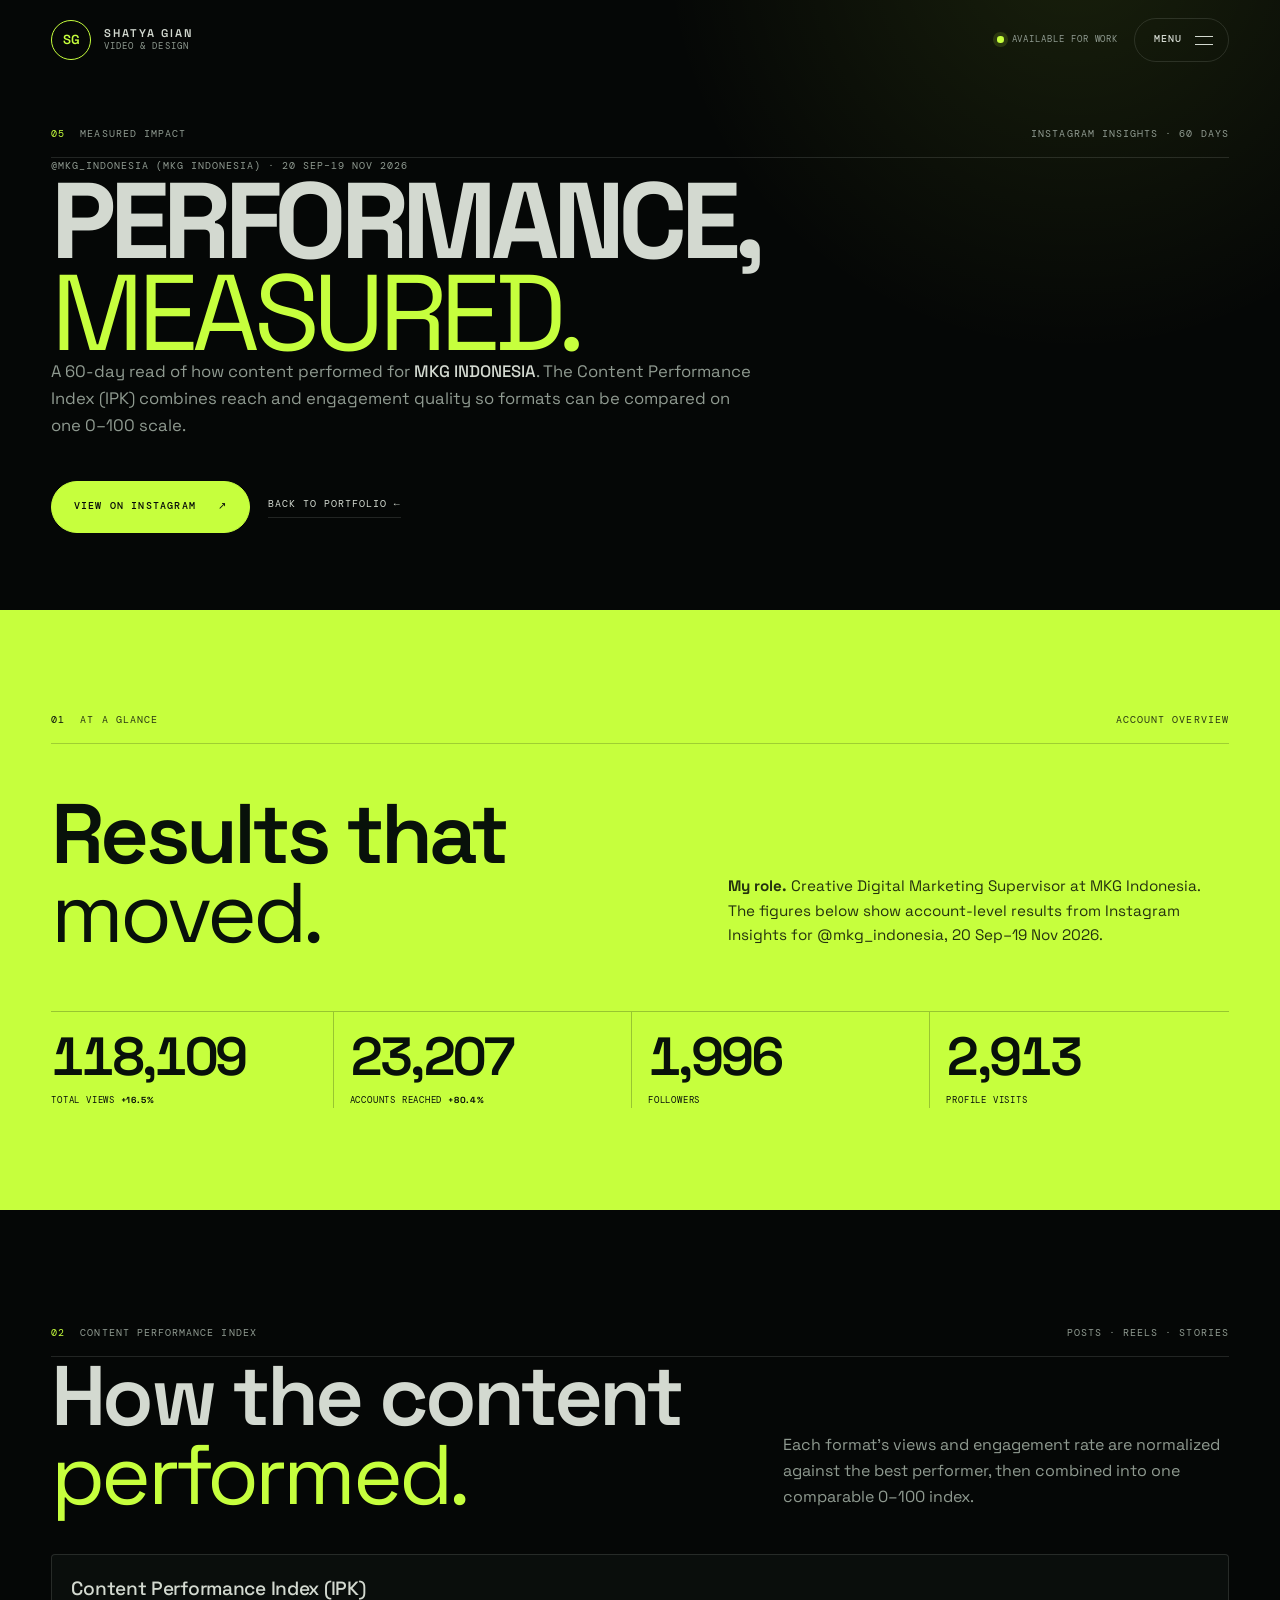
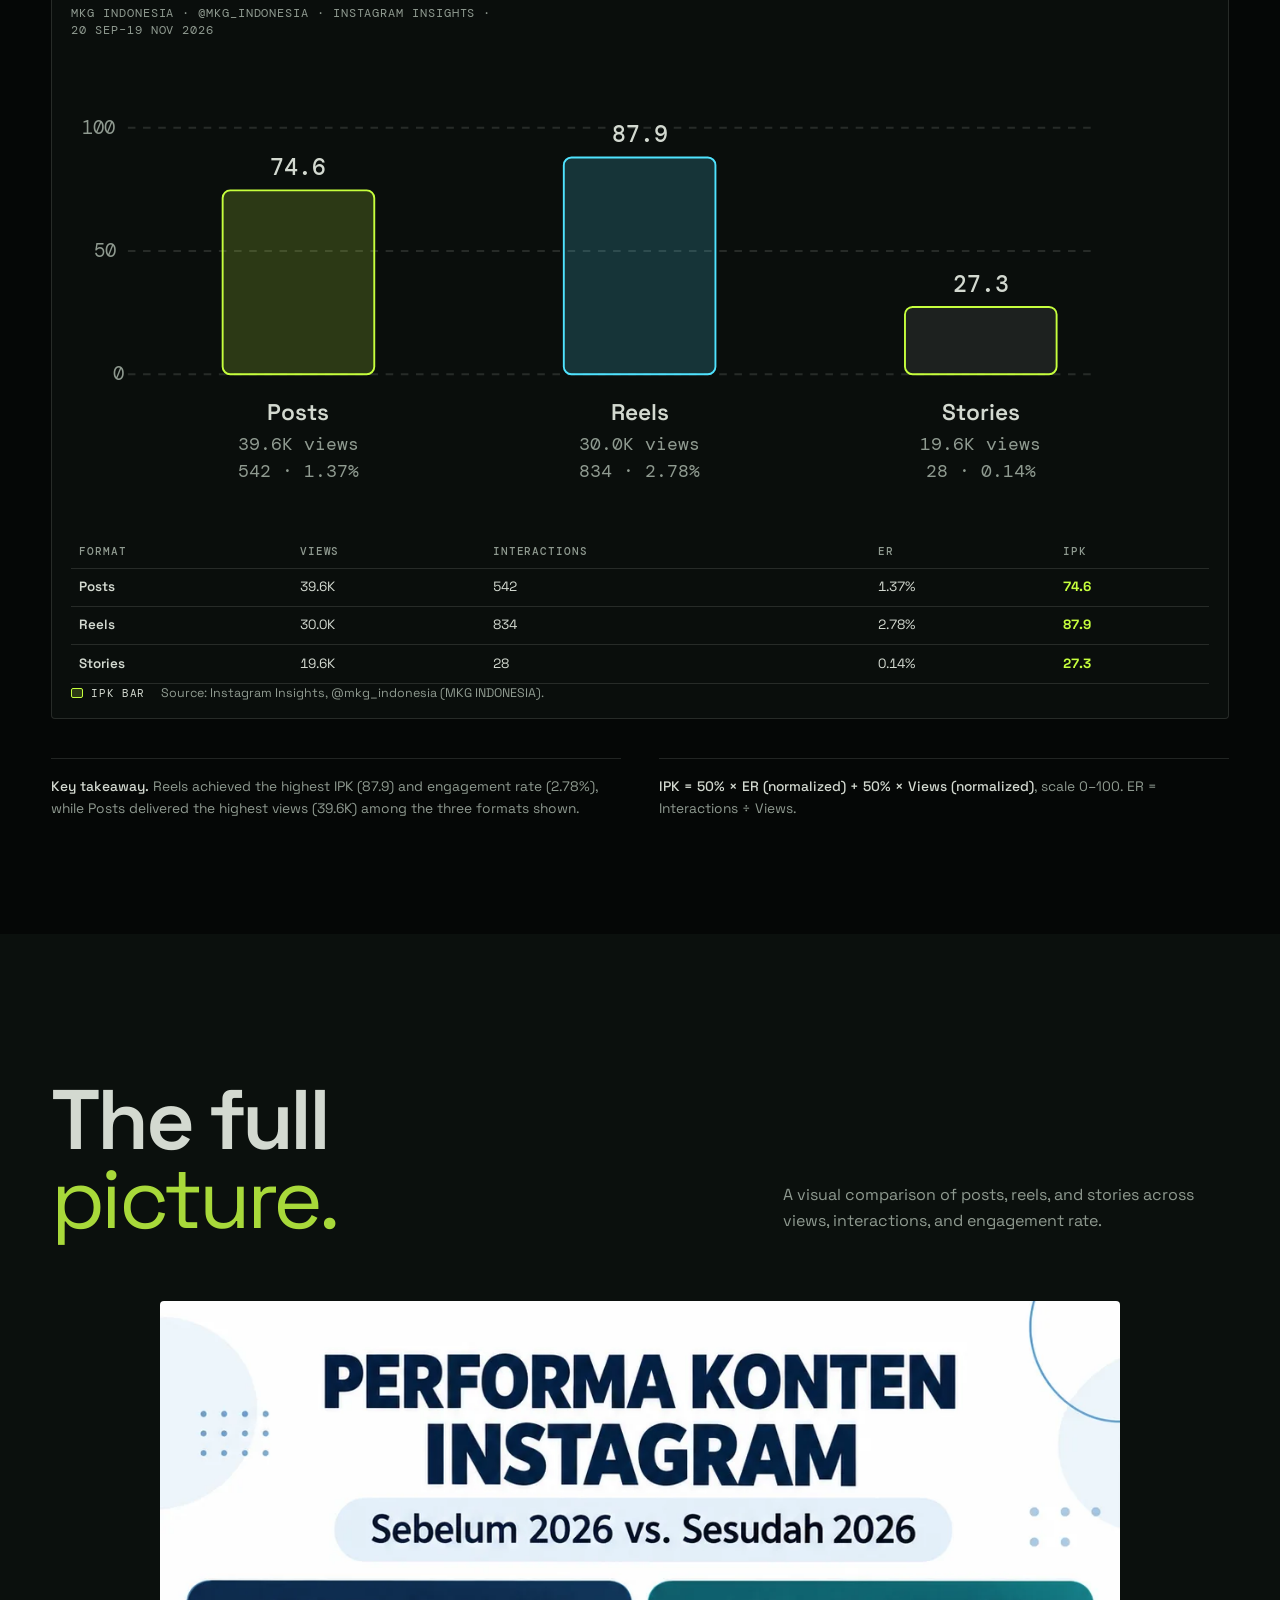
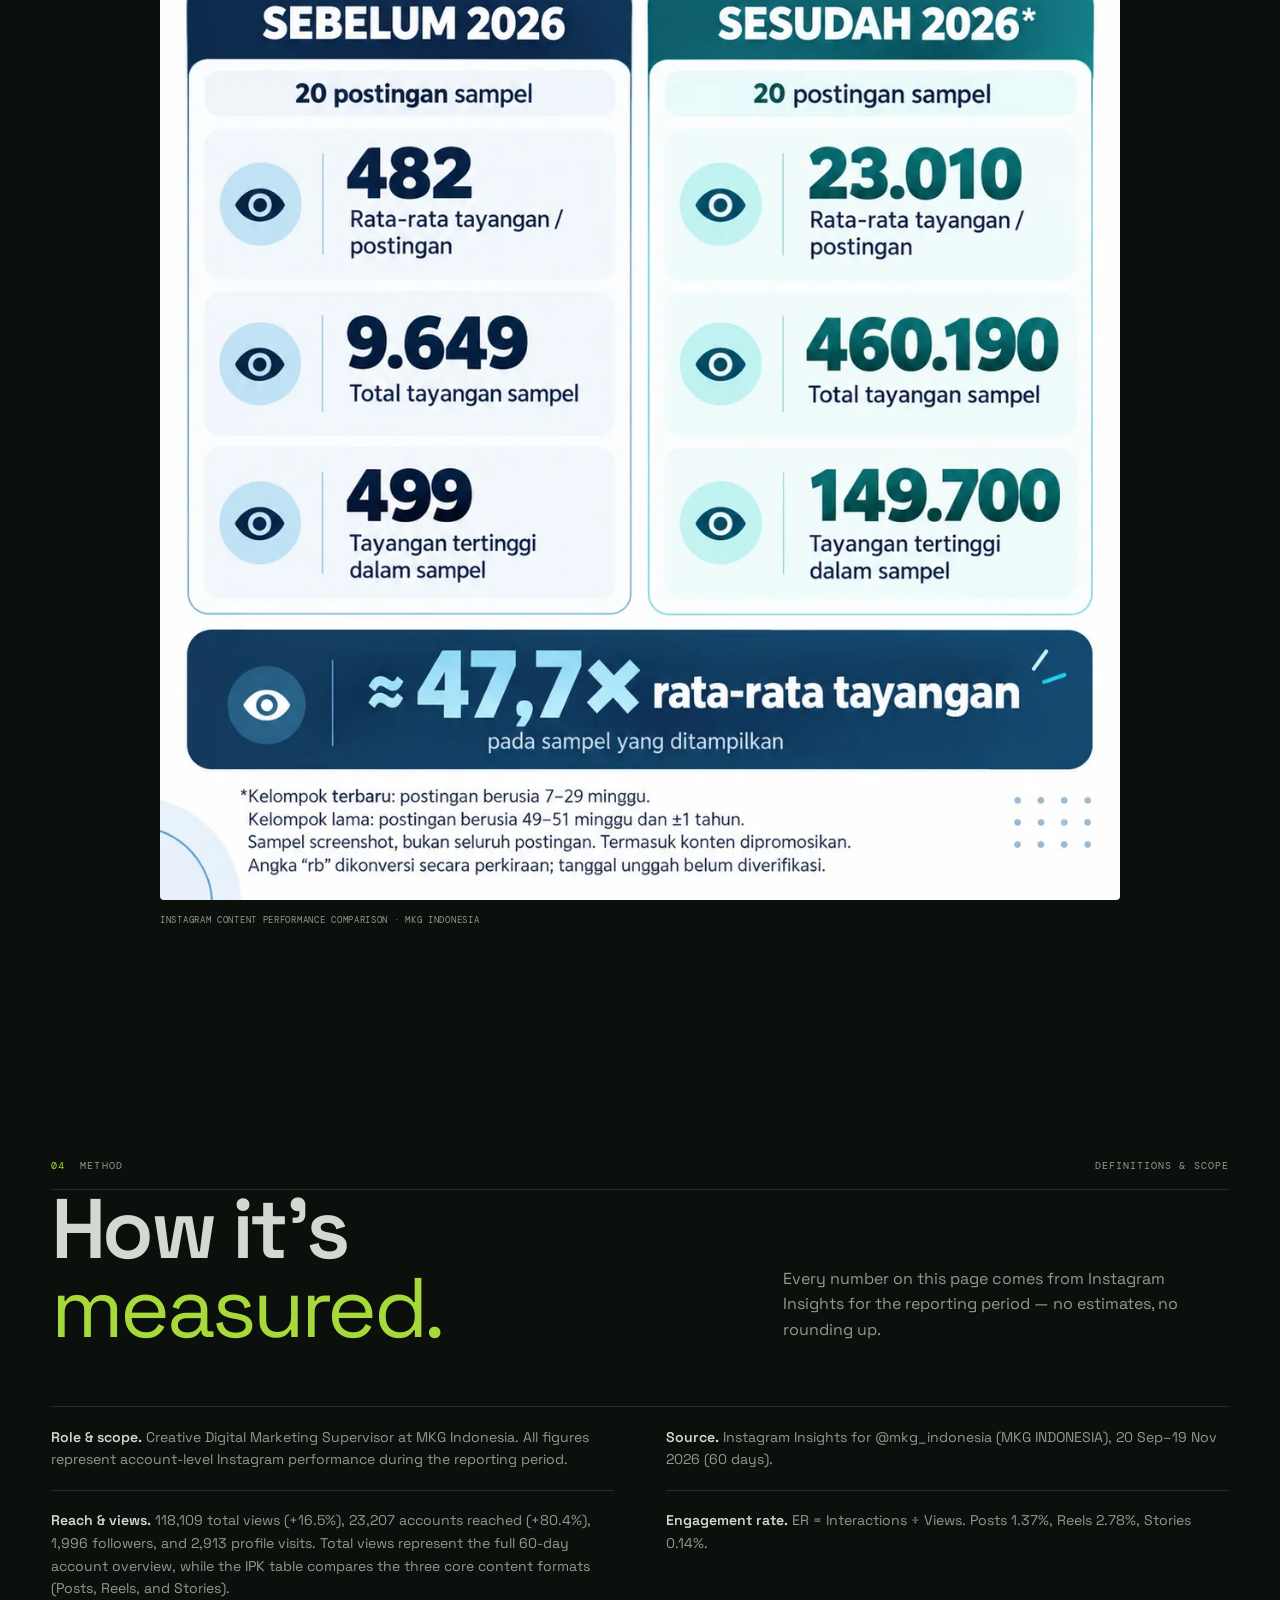
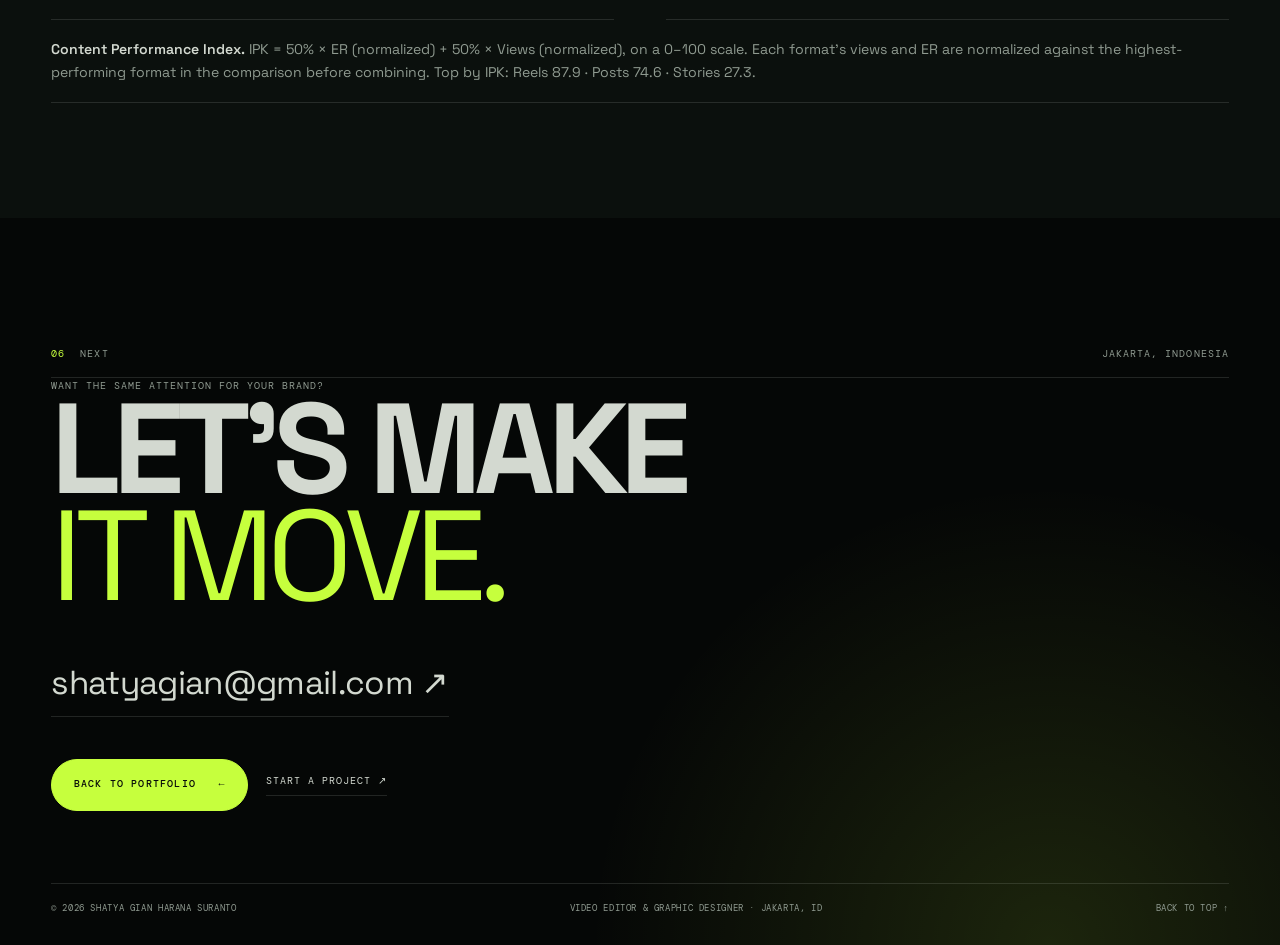
<file: performance.html>
<!doctype html>
<html lang="en">
<head>
  <meta charset="utf-8">
  <meta name="viewport" content="width=device-width, initial-scale=1">
  <meta name="description" content="Measured Instagram content performance for @mkg_indonesia (MKG INDONESIA): total views, accounts reached, engagement rate, and Content Performance Index (IPK).">
  <meta name="theme-color" content="#050706">
  <meta name="color-scheme" content="dark">
  <meta name="author" content="Shatya Gian Harana Suranto">
  <link rel="canonical" href="https://shatyagianproject.vercel.app/performance.html">

  <meta property="og:type" content="article">
  <meta property="og:site_name" content="Shatya Gian — Creative Portfolio">
  <meta property="og:url" content="https://shatyagianproject.vercel.app/performance.html">
  <meta property="og:title" content="Performance &amp; Measured Impact — Shatya Gian">
  <meta property="og:description" content="Content Performance Index and Instagram Insights results for @mkg_indonesia: views, reach, engagement, and per-format IPK.">
  <meta property="og:image" content="https://shatyagianproject.vercel.app/assets/images/og-cover.jpg">
  <meta property="og:image:width" content="1200">
  <meta property="og:image:height" content="630">
  <meta property="og:image:type" content="image/jpeg">
  <meta property="og:locale" content="en_US">

  <meta name="twitter:card" content="summary_large_image">
  <meta name="twitter:title" content="Performance &amp; Measured Impact — Shatya Gian">
  <meta name="twitter:description" content="Content Performance Index and Instagram Insights results for @mkg_indonesia.">
  <meta name="twitter:image" content="https://shatyagianproject.vercel.app/assets/images/og-cover.jpg">

  <title>Performance &amp; Measured Impact — Shatya Gian</title>
  <link rel="apple-touch-icon" href="assets/images/apple-touch-icon.png">
  <link rel="icon" href="data:image/svg+xml,%3Csvg xmlns='http://www.w3.org/2000/svg' viewBox='0 0 64 64'%3E%3Crect width='64' height='64' rx='12' fill='%23C6FF3D'/%3E%3Ctext x='32' y='44' text-anchor='middle' font-family='Arial,sans-serif' font-weight='700' font-size='32' fill='%23070B09'%3ESG%3C/text%3E%3C/svg%3E">
  <link rel="preload" href="assets/fonts/space-grotesk-latin.woff2" as="font" type="font/woff2" crossorigin>
  <link rel="preload" href="assets/fonts/dm-mono-400-latin.woff2" as="font" type="font/woff2" crossorigin>
  <link rel="stylesheet" href="styles.css?v=31">
  <script src="performance.js?v=2" defer></script>

  <script type="application/ld+json">
  {
    "@context": "https://schema.org",
    "@type": "WebPage",
    "name": "Performance & Measured Impact — Shatya Gian",
    "url": "https://shatyagianproject.vercel.app/performance.html",
    "about": {
      "@type": "Person",
      "name": "Shatya Gian Harana Suranto",
      "jobTitle": "Creative Digital Marketing Supervisor"
    },
    "isPartOf": {
      "@type": "WebSite",
      "url": "https://shatyagianproject.vercel.app/"
    }
  }
  </script>
</head>
<body class="wf-page performance-page">
  <a class="skip-link" href="#main">Skip to content</a>
  <div class="progress" aria-hidden="true"><span></span></div>

  <header class="wf-header" data-header>
    <a class="wf-brand" href="index.html" aria-label="Shatya Gian, back to portfolio">
      <span class="wf-brand__mark" aria-hidden="true">SG</span>
      <span class="wf-brand__text">
        <span class="wf-brand__name">Shatya Gian</span>
        <span class="wf-brand__role">Video &amp; Design</span>
      </span>
    </a>

    <div class="wf-header__right">
      <a class="wf-status" href="index.html#contact"><i aria-hidden="true"></i> Available for work</a>
      <button class="menu-toggle wf-menu-btn" type="button" aria-expanded="false" aria-controls="primary-nav">
        <span class="menu-toggle__label">Menu</span>
        <span class="menu-toggle__icon" aria-hidden="true"><i></i><i></i></span>
      </button>
    </div>

    <nav class="primary-nav wf-nav" id="primary-nav" aria-label="Primary navigation">
      <p class="wf-nav__eyebrow">Navigate</p>
      <ul class="wf-nav__list">
        <li><a href="index.html#video-work"><span>01</span>Video</a></li>
        <li><a href="index.html#design"><span>02</span>Design</a></li>
        <li><a href="index.html#catalog"><span>03</span>Catalog</a></li>
        <li><a href="performance.html" aria-current="page"><span>04</span>Results</a></li>
        <li><a href="index.html#contact"><span>05</span>Contact</a></li>
      </ul>
      <div class="wf-nav__foot">
        <div>
          <p class="wf-nav__label">Start a conversation</p>
          <a class="wf-nav__mail" href="mailto:shatyagian@gmail.com">shatyagian@gmail.com <span aria-hidden="true">↗</span></a>
        </div>
        <div class="wf-nav__socials">
          <a href="https://www.instagram.com/shatyagian/" target="_blank" rel="noopener">Instagram</a>
          <a href="https://www.behance.net/shatyagian1/projects" target="_blank" rel="noopener">Behance</a>
          <a href="https://www.linkedin.com/in/shatya-gian-harana-suranto" target="_blank" rel="noopener">LinkedIn</a>
          <a href="assets/documents/portfolio-2026.pdf" target="_blank" rel="noopener">Portfolio ↗</a>
          <a href="assets/documents/CV-Shatya-Gian-Harana-Suranto-2026.pdf" target="_blank" rel="noopener">CV ↗</a>
        </div>
      </div>
    </nav>
  </header>

  <main id="main">
    <section class="wf-perf-hero" aria-labelledby="performance-title">
      <div class="wf-wrap">
        <div class="wf-section__head reveal">
          <p class="wf-label"><span>05</span> Measured impact</p>
          <p class="wf-label">Instagram Insights · 60 days</p>
        </div>

        <p class="wf-perf__kicker reveal">@mkg_indonesia (MKG INDONESIA) · 20 Sep–19 Nov 2026</p>
        <h1 id="performance-title" class="wf-perf__title reveal">Performance,<br><em>measured.</em></h1>
        <p class="wf-perf__lead reveal">A 60-day read of how content performed for <strong>MKG INDONESIA</strong>. The Content Performance Index (IPK) combines reach and engagement quality so formats can be compared on one 0–100 scale.</p>
        <div class="wf-perf__actions reveal">
          <a class="wf-pill wf-pill--accent" href="https://www.instagram.com/mkg_indonesia/" target="_blank" rel="noopener">View on Instagram <span aria-hidden="true">↗</span></a>
          <a class="wf-link" href="index.html">Back to portfolio <span aria-hidden="true">←</span></a>
        </div>
      </div>
    </section>

    <section class="wf-results" aria-labelledby="glance-title">
      <div class="wf-wrap">
        <div class="wf-section__head reveal">
          <p class="wf-label"><span>01</span> At a glance</p>
          <p class="wf-label">Account overview</p>
        </div>

        <div class="wf-results__top">
          <h2 id="glance-title" class="wf-h2 reveal">Results that<br><em>moved.</em></h2>
          <p class="reveal"><strong>My role.</strong> Creative Digital Marketing Supervisor at MKG Indonesia. The figures below show account-level results from Instagram Insights for @mkg_indonesia, 20 Sep–19 Nov 2026.</p>
        </div>

        <div class="wf-results__stats reveal">
          <div><strong data-count="118109" data-count-format="comma">118,109</strong><span>Total views <em>+16.5%</em></span></div>
          <div><strong data-count="23207" data-count-format="comma">23,207</strong><span>Accounts reached <em>+80.4%</em></span></div>
          <div><strong data-count="1996" data-count-format="comma">1,996</strong><span>Followers</span></div>
          <div><strong data-count="2913" data-count-format="comma">2,913</strong><span>Profile visits</span></div>
        </div>
      </div>
    </section>

    <section class="wf-section wf-section--dark" aria-labelledby="ipk-title">
      <div class="wf-wrap">
        <div class="wf-section__head reveal">
          <p class="wf-label"><span>02</span> Content Performance Index</p>
          <p class="wf-label">Posts · Reels · Stories</p>
        </div>

        <div class="wf-section__intro">
          <h2 id="ipk-title" class="wf-h2 reveal">How the content<br><em>performed.</em></h2>
          <p class="wf-section__lede reveal">Each format's views and engagement rate are normalized against the best performer, then combined into one comparable 0–100 index.</p>
        </div>

        <div class="ipk-block reveal" aria-label="Content Performance Index (IPK) for @mkg_indonesia">
          <div class="ipk-chart">
            <div class="ipk-chart__head">
              <p class="ipk-chart__title">Content Performance Index (IPK)</p>
              <p class="ipk-chart__sub">MKG INDONESIA · @mkg_indonesia · Instagram Insights · 20 Sep–19 Nov 2026</p>
            </div>
            <div class="ipk-chart__viz">
              <svg class="ipk-svg" viewBox="0 0 600 250" role="img" aria-labelledby="ipk-page-title ipk-page-desc" preserveAspectRatio="xMidYMid meet">
                <title id="ipk-page-title">IPK bar chart by content format</title>
                <desc id="ipk-page-desc">Posts: 39.6K views, 542 interactions, ER 1.37%, IPK 74.6. Reels: 30.0K views, 834 interactions, ER 2.78%, IPK 87.9. Stories: 19.6K views, 28 interactions, ER 0.14%, IPK 27.3.</desc>
                <g class="ipk-grid" aria-hidden="true">
                  <line x1="30" y1="170" x2="540" y2="170"></line>
                  <line x1="30" y1="105" x2="540" y2="105"></line>
                  <line x1="30" y1="40" x2="540" y2="40"></line>
                  <text x="22" y="173">0</text><text x="12" y="108">50</text><text x="6" y="43">100</text>
                </g>
                <g class="ipk-bars">
                  <rect class="ipk-bar ipk-bar--posts" x="80" y="73" width="80" height="97" rx="4"><title>Posts: IPK 74.6</title></rect>
                  <text class="ipk-val" x="120" y="65">74.6</text>
                  <rect class="ipk-bar ipk-bar--reels" x="260" y="55.7" width="80" height="114.3" rx="4"><title>Reels: IPK 87.9</title></rect>
                  <text class="ipk-val" x="300" y="47.7">87.9</text>
                  <rect class="ipk-bar ipk-bar--stories" x="440" y="134.5" width="80" height="35.5" rx="4"><title>Stories: IPK 27.3</title></rect>
                  <text class="ipk-val" x="480" y="126.5">27.3</text>
                </g>
                <g class="ipk-x">
                  <text x="120" y="194">Posts</text><text x="300" y="194">Reels</text><text x="480" y="194">Stories</text>
                  <text class="ipk-sub" x="120" y="210">39.6K views</text><text class="ipk-sub" x="300" y="210">30.0K views</text><text class="ipk-sub" x="480" y="210">19.6K views</text>
                  <text class="ipk-sub" x="120" y="224">542 · 1.37%</text><text class="ipk-sub" x="300" y="224">834 · 2.78%</text><text class="ipk-sub" x="480" y="224">28 · 0.14%</text>
                </g>
              </svg>
            </div>
            <div class="ipk-table-wrap">
              <table class="ipk-table">
                <caption class="sr-only">IPK metrics by content format</caption>
                <thead><tr><th scope="col">Format</th><th scope="col">Views</th><th scope="col">Interactions</th><th scope="col">ER</th><th scope="col">IPK</th></tr></thead>
                <tbody>
                  <tr><th scope="row">Posts</th><td>39.6K</td><td>542</td><td>1.37%</td><td class="ipk-strong">74.6</td></tr>
                  <tr><th scope="row">Reels</th><td>30.0K</td><td>834</td><td>2.78%</td><td class="ipk-strong">87.9</td></tr>
                  <tr><th scope="row">Stories</th><td>19.6K</td><td>28</td><td>0.14%</td><td class="ipk-strong">27.3</td></tr>
                </tbody>
              </table>
            </div>
            <p class="ipk-caption"><span class="ipk-legend"><i class="ipk-legend__bar"></i> IPK bar</span><span>Source: Instagram Insights, @mkg_indonesia (MKG INDONESIA).</span></p>
          </div>
        </div>

        <div class="wf-perf-notes">
          <p class="wf-note reveal"><strong>Key takeaway.</strong> Reels achieved the highest IPK (87.9) and engagement rate (2.78%), while Posts delivered the highest views (39.6K) among the three formats shown.</p>
          <p class="wf-note reveal"><strong>IPK = 50% × ER (normalized) + 50% × Views (normalized)</strong>, scale 0–100. ER = Interactions ÷ Views.</p>
        </div>
      </div>
    </section>

    <section class="wf-section wf-section--paper" aria-labelledby="infographic-title">
      <div class="wf-wrap">
        <div class="wf-section__head reveal">
          <p class="wf-label"><span>03</span> Infographic</p>
          <p class="wf-label">Tap to zoom</p>
        </div>

        <div class="wf-section__intro">
          <h2 id="infographic-title" class="wf-h2 reveal">The full<br><em>picture.</em></h2>
          <p class="wf-section__lede reveal">A visual comparison of posts, reels, and stories across views, interactions, and engagement rate.</p>
        </div>

        <figure class="wf-perf-figure reveal">
          <button class="wf-shot" type="button" data-zoom="assets/images/img-057.webp" data-zoom-alt="Instagram content performance comparison infographic" aria-label="Zoom: Instagram content performance comparison infographic">
            <img src="assets/images/img-057.webp" alt="Instagram content performance comparison infographic for MKG INDONESIA" width="1122" height="1402" loading="lazy" decoding="async">
          </button>
          <figcaption>Instagram content performance comparison · MKG INDONESIA</figcaption>
        </figure>
      </div>
    </section>

    <section class="wf-section wf-section--paper" aria-labelledby="method-title">
      <div class="wf-wrap">
        <div class="wf-section__head reveal">
          <p class="wf-label"><span>04</span> Method</p>
          <p class="wf-label">Definitions &amp; scope</p>
        </div>

        <div class="wf-section__intro">
          <h2 id="method-title" class="wf-h2 reveal">How it's<br><em>measured.</em></h2>
          <p class="wf-section__lede reveal">Every number on this page comes from Instagram Insights for the reporting period — no estimates, no rounding up.</p>
        </div>

        <div class="wf-method reveal">
          <p><strong>Role &amp; scope.</strong> Creative Digital Marketing Supervisor at MKG Indonesia. All figures represent account-level Instagram performance during the reporting period.</p>
          <p><strong>Source.</strong> Instagram Insights for @mkg_indonesia (MKG INDONESIA), 20 Sep–19 Nov 2026 (60 days).</p>
          <p><strong>Reach &amp; views.</strong> 118,109 total views (+16.5%), 23,207 accounts reached (+80.4%), 1,996 followers, and 2,913 profile visits. Total views represent the full 60-day account overview, while the IPK table compares the three core content formats (Posts, Reels, and Stories).</p>
          <p><strong>Engagement rate.</strong> ER = Interactions ÷ Views. Posts 1.37%, Reels 2.78%, Stories 0.14%.</p>
          <p><strong>Content Performance Index.</strong> IPK = 50% × ER (normalized) + 50% × Views (normalized), on a 0–100 scale. Each format's views and ER are normalized against the highest-performing format in the comparison before combining. Top by IPK: Reels 87.9 · Posts 74.6 · Stories 27.3.</p>
        </div>
      </div>
    </section>

    <section class="wf-contact" aria-labelledby="perf-contact-title">
      <div class="wf-wrap">
        <div class="wf-section__head reveal">
          <p class="wf-label"><span>06</span> Next</p>
          <p class="wf-label">Jakarta, Indonesia</p>
        </div>

        <p class="wf-contact__kicker reveal">Want the same attention for your brand?</p>
        <h2 id="perf-contact-title" class="wf-contact__title reveal">Let's make<br><em>it move.</em></h2>

        <a class="wf-contact__email reveal" href="mailto:shatyagian@gmail.com">shatyagian@gmail.com <span aria-hidden="true">↗</span></a>

        <div class="wf-perf__actions reveal">
          <a class="wf-pill wf-pill--accent" href="index.html">Back to portfolio <span aria-hidden="true">←</span></a>
          <a class="wf-link" href="index.html#contact">Start a project <span aria-hidden="true">↗</span></a>
        </div>

        <footer class="wf-footer">
          <p>© 2026 Shatya Gian Harana Suranto</p>
          <p>Video editor &amp; graphic designer · Jakarta, ID</p>
          <a href="#main">Back to top <span aria-hidden="true">↑</span></a>
        </footer>
      </div>
    </section>
  </main>

  <dialog class="zoom-dialog" id="zoom-dialog" aria-labelledby="zoom-dialog-caption">
    <div class="zoom-dialog__shell">
      <button class="zoom-dialog__close" type="button" aria-label="Close enlarged image">Close <span aria-hidden="true">x</span></button>
      <figure class="zoom-dialog__figure">
        <img id="zoom-dialog-image" alt="" decoding="async">
        <figcaption id="zoom-dialog-caption"></figcaption>
      </figure>
    </div>
  </dialog>
</body>
</html>
</file>
<file: styles.css>
/* ==========================================================================
   Shatya Gian — Creative Portfolio 2026
   Digital Creative / Dark Neon Studio design system
   ========================================================================== */

@font-face {
  font-family: "Space Grotesk";
  src: url("assets/fonts/space-grotesk-latin.woff2") format("woff2");
  font-weight: 400 700;
  font-style: normal;
  font-display: swap;
}

@font-face {
  font-family: "DM Mono";
  src: url("assets/fonts/dm-mono-400-latin.woff2") format("woff2");
  font-weight: 400;
  font-style: normal;
  font-display: swap;
}

@font-face {
  font-family: "DM Mono";
  src: url("assets/fonts/dm-mono-500-latin.woff2") format("woff2");
  font-weight: 500;
  font-style: normal;
  font-display: swap;
}

:root {
  --bg: #08080d;
  --surface: #101018;
  --surface-2: #161622;
  --surface-3: #1e1e2c;
  --ink: #d3d9d0;
  --muted: #8f9a90;
  --accent: #c6ff3d;
  --accent-deep: #8fd400;
  --accent-soft: rgba(198, 255, 61, 0.16);
  --cyan: #4fe3ff;
  --on-dark: #d3d9d0;
  --on-dark-muted: rgba(211, 217, 208, 0.72);
  --on-accent: #08080d;
  --line: rgba(211, 217, 208, 0.14);
  --line-strong: rgba(211, 217, 208, 0.3);
  --line-on-dark: rgba(211, 217, 208, 0.26);
  --display: "Space Grotesk", "Helvetica Neue", Arial, sans-serif;
  --body: "Space Grotesk", "Helvetica Neue", Arial, sans-serif;
  --mono: "DM Mono", "SFMono-Regular", Consolas, monospace;
  --page-pad: clamp(1.15rem, 4vw, 4.5rem);
  --radius: 14px;
  --radius-sm: 6px;
  --ease: cubic-bezier(0.22, 1, 0.36, 1);
  --neon-glow: 0 0 0 1px rgba(198, 255, 61, 0.45), 0 18px 48px -18px rgba(198, 255, 61, 0.35);
}

*,
*::before,
*::after {
  box-sizing: border-box;
}

html {
  color-scheme: dark;
  scroll-behavior: smooth;
  scrollbar-color: var(--accent) var(--bg);
}

body {
  margin: 0;
  min-width: 320px;
  overflow-x: hidden;
  background: var(--bg);
  color: var(--ink);
  font-family: var(--body);
  font-size: 1rem;
  font-weight: 400;
  line-height: 1.7;
  text-rendering: optimizeLegibility;
  -webkit-font-smoothing: antialiased;
}

body.nav-open {
  overflow: hidden;
}

img {
  display: block;
  max-width: 100%;
  height: auto;
}

button,
a {
  -webkit-tap-highlight-color: transparent;
}

button {
  color: inherit;
  font: inherit;
}

a {
  color: inherit;
  text-decoration: none;
}

p,
h1,
h2,
h3,
figure {
  margin: 0;
}

h1,
h2,
h3 {
  font-weight: 400;
  text-wrap: balance;
}

em {
  color: var(--accent);
  font-family: var(--display);
  font-style: italic;
  font-weight: 400;
}

::selection {
  background: var(--accent);
  color: var(--on-accent);
}

:focus-visible {
  outline: 2px solid var(--accent);
  outline-offset: 3px;
}

[hidden] {
  display: none !important;
}

.sr-only {
  position: absolute !important;
  width: 1px !important;
  height: 1px !important;
  padding: 0 !important;
  margin: -1px !important;
  overflow: hidden !important;
  clip: rect(0, 0, 0, 0) !important;
  white-space: nowrap !important;
  border: 0 !important;
}

.skip-link {
  position: fixed;
  z-index: 1000;
  top: 1rem;
  left: 1rem;
  transform: translateY(-160%);
  padding: 0.7rem 1rem;
  border-radius: var(--radius);
  background: var(--ink);
  color: var(--on-dark);
  font-size: 0.75rem;
  font-weight: 600;
  letter-spacing: 0.1em;
  text-transform: uppercase;
  transition: transform 180ms ease;
}

.skip-link:focus {
  transform: translateY(0);
}

.progress {
  position: fixed;
  z-index: 300;
  inset: 0 0 auto;
  height: 2px;
  pointer-events: none;
  background: transparent;
}

.progress span {
  display: block;
  width: calc(var(--progress, 0) * 100%);
  height: 100%;
  background: var(--accent);
}

.section-shell {
  width: min(100%, 1600px);
  margin-inline: auto;
  padding-inline: var(--page-pad);
}

.section-block {
  padding-block: clamp(4.5rem, 8vw, 7.5rem);
  border-top: 1px solid var(--line);
}

section[id] {
  scroll-margin-top: 5.5rem;
}

/* --------------------------------------------------------------------------
   Header
   -------------------------------------------------------------------------- */

.site-header {
  position: fixed;
  z-index: 200;
  top: 0;
  left: 0;
  width: 100%;
  display: flex;
  align-items: center;
  justify-content: space-between;
  min-height: 4.75rem;
  padding: 0.75rem var(--page-pad);
  border-bottom: 1px solid transparent;
  transition: background 240ms ease, border-color 240ms ease, backdrop-filter 240ms ease;
}

.site-header.is-scrolled {
  border-color: var(--line);
  background: rgba(8, 8, 13, 0.88);
  -webkit-backdrop-filter: blur(16px);
  backdrop-filter: blur(16px);
}

.brand {
  position: relative;
  z-index: 2;
  display: inline-flex;
  min-height: 44px;
  align-items: center;
  gap: 0.75rem;
}

.brand-mark {
  display: grid;
  width: 2.15rem;
  height: 2.15rem;
  place-items: center;
  border: 1px solid var(--accent);
  border-radius: var(--radius);
  color: var(--accent);
  font-family: var(--display);
  font-size: 0.9rem;
  line-height: 1;
  transition: background 200ms ease, color 200ms ease;
}

.brand:hover .brand-mark {
  background: var(--accent);
  color: var(--on-dark);
}

.brand-name {
  font-size: 0.7rem;
  font-weight: 600;
  letter-spacing: 0.2em;
  text-transform: uppercase;
}

.primary-nav {
  display: flex;
  align-items: center;
  gap: clamp(1.1rem, 2.4vw, 2.6rem);
  font-size: 0.68rem;
  font-weight: 600;
  letter-spacing: 0.16em;
  text-transform: uppercase;
}

.primary-nav a {
  position: relative;
  display: inline-flex;
  min-height: 44px;
  align-items: center;
  transition: color 180ms ease;
}

.primary-nav a:not(.nav-cv):not(.nav-portfolio)::after {
  position: absolute;
  right: 0;
  bottom: 0.6rem;
  left: 0;
  height: 1px;
  background: var(--accent);
  content: "";
  transform: scaleX(0);
  transform-origin: right;
  transition: transform 260ms var(--ease);
}

.primary-nav a:hover,
.primary-nav a.is-active {
  color: var(--accent);
}

.primary-nav a:hover::after,
.primary-nav a.is-active::after {
  transform: scaleX(1);
  transform-origin: left;
}

.nav-cv {
  gap: 0.4rem;
  padding: 0 0.95rem;
  border: 1px solid var(--line-strong);
  border-radius: var(--radius);
  transition: background 180ms ease, border-color 180ms ease, color 180ms ease !important;
}

.nav-cv:hover {
  border-color: var(--ink);
  background: var(--ink);
  color: var(--on-dark) !important;
}

.nav-actions {
  display: flex;
  align-items: center;
  gap: clamp(0.5rem, 1.2vw, 0.9rem);
}

.nav-portfolio {
  gap: 0.4rem;
  padding: 0 0.95rem;
  border: 1px solid var(--accent);
  border-radius: var(--radius);
  background: var(--accent);
  color: var(--on-accent) !important;
  transition: background 180ms ease, border-color 180ms ease, color 180ms ease !important;
}

.nav-portfolio:hover {
  border-color: var(--accent-deep);
  background: var(--accent-deep);
  color: var(--on-accent) !important;
}

.menu-toggle {
  position: relative;
  z-index: 2;
  display: none;
  min-width: 44px;
  min-height: 44px;
  align-items: center;
  gap: 0.65rem;
  padding: 0;
  border: 0;
  background: transparent;
  cursor: pointer;
  font-size: 0.68rem;
  font-weight: 600;
  letter-spacing: 0.16em;
  text-transform: uppercase;
}

.menu-toggle__icon {
  position: relative;
  width: 1.6rem;
  height: 1rem;
}

.menu-toggle__icon i {
  position: absolute;
  left: 0;
  width: 100%;
  height: 1px;
  background: currentColor;
  transition: transform 220ms ease, top 220ms ease;
}

.menu-toggle__icon i:first-child { top: 2px; }
.menu-toggle__icon i:last-child { top: 12px; }
.menu-toggle[aria-expanded="true"] .menu-toggle__icon i:first-child { top: 7px; transform: rotate(45deg); }
.menu-toggle[aria-expanded="true"] .menu-toggle__icon i:last-child { top: 7px; transform: rotate(-45deg); }

/* --------------------------------------------------------------------------
   Hero
   -------------------------------------------------------------------------- */

.hero {
  position: relative;
  overflow: hidden;
  padding: clamp(6.5rem, 11vh, 9rem) var(--page-pad) 0;
  isolation: isolate;
}

.hero::before {
  position: absolute;
  z-index: -2;
  inset: 0;
  background:
    radial-gradient(circle at 82% 30%, rgba(168, 51, 28, 0.1), transparent 42%),
    radial-gradient(circle at 8% 92%, rgba(168, 51, 28, 0.06), transparent 34%);
  content: "";
}

.hero::after {
  position: absolute;
  z-index: -1;
  inset: 0 var(--page-pad);
  background: repeating-linear-gradient(90deg, transparent 0, transparent calc(8.3333% - 1px), rgba(244, 244, 250, 0.045) calc(8.3333% - 1px), rgba(244, 244, 250, 0.045) 8.3333%);
  content: "";
  -webkit-mask-image: linear-gradient(180deg, transparent 0, #000 16%, #000 88%, transparent 100%);
  mask-image: linear-gradient(180deg, transparent 0, #000 16%, #000 88%, transparent 100%);
  pointer-events: none;
}

.hero-inner {
  display: flex;
  width: min(100%, 1600px);
  min-height: calc(100svh - 7rem);
  margin-inline: auto;
  flex-direction: column;
}

/* Subtle digital motion layered behind the editorial content. */
.hero-signal {
  position: absolute;
  inset: 0;
  z-index: -1;
  overflow: hidden;
  pointer-events: none;
}

.hero-signal::before {
  position: absolute;
  inset: -64px;
  background-image: radial-gradient(rgba(198, 255, 61, 0.28) 1px, transparent 1px);
  background-size: 32px 32px;
  content: "";
  -webkit-mask-image: linear-gradient(120deg, transparent 35%, #000);
  mask-image: linear-gradient(120deg, transparent 35%, #000);
}

.hero-edition::before {
  display: inline-block;
  width: 6px;
  height: 6px;
  margin-right: 10px;
  border-radius: 50%;
  background: var(--accent);
  content: "";
}

@media (prefers-reduced-motion: no-preference) {
  .hero-signal::before { animation: digital-drift 18s linear infinite; }
  .hero-edition::before { animation: digital-pulse 3s ease-out infinite; }
  .hero-foot a span { display: inline-block; animation: digital-nudge 3s ease-in-out infinite; }
}

@keyframes digital-drift {
  to { transform: translate(32px, 32px); }
}

@keyframes digital-pulse {
  0%, 100% { box-shadow: 0 0 0 0 rgba(198, 255, 61, 0); }
  35% { box-shadow: 0 0 0 6px rgba(198, 255, 61, 0.18); }
  70% { box-shadow: 0 0 0 10px rgba(198, 255, 61, 0); }
}

@keyframes digital-nudge {
  0%, 70%, 100% { transform: translateY(0); }
  35% { transform: translateY(4px); }
}

@media (hover: hover) and (pointer: fine) and (prefers-reduced-motion: no-preference) {
  .gallery-shot { position: relative; }
  .gallery-shot::after {
    position: absolute;
    inset: 0;
    background: radial-gradient(220px circle at var(--pointer-x, 50%) var(--pointer-y, 50%), rgba(198, 255, 61, 0.25), transparent 75%);
    content: "";
    opacity: 0;
    pointer-events: none;
    transition: opacity 250ms ease;
  }
  .gallery-shot:hover::after { opacity: 1; }
}

.hero-head {
  display: flex;
  align-items: baseline;
  justify-content: space-between;
  gap: 1.5rem;
  padding-bottom: 0.85rem;
  border-bottom: 1px solid var(--line-strong);
}

.kicker,
.section-label,
.project-meta,
.project-type,
.impact-kicker,
.learning-kicker,
.contact-kicker,
.community-label,
.hero-edition,
.hero-role,
.hero-foot {
  font-size: 0.68rem;
  font-weight: 600;
  letter-spacing: 0.16em;
  text-transform: uppercase;
}

.kicker {
  display: flex;
  align-items: baseline;
  gap: 0.9rem;
  color: var(--muted);
}

.kicker span {
  color: var(--accent);
  font-variant-numeric: tabular-nums;
}

.hero-edition {
  color: var(--muted);
}

.hero-main {
  display: grid;
  grid-template-columns: minmax(0, 1.3fr) minmax(15rem, 0.7fr);
  gap: clamp(2rem, 5vw, 5rem);
  align-items: end;
  flex: 1;
  padding-block: clamp(2.5rem, 5vw, 4.5rem);
}

.hero-copy {
  min-width: 0;
}

.hero-title {
  display: flex;
  flex-direction: column;
  margin-bottom: clamp(2rem, 4vw, 3.2rem);
  font-family: var(--display);
  font-size: clamp(3.6rem, 9.6vw, 9rem);
  letter-spacing: -0.03em;
  line-height: 0.88;
}

.hero-title__line {
  display: block;
}

.hero-title__line--accent {
  margin-left: clamp(0rem, 7vw, 6rem);
  color: var(--accent);
  font-style: italic;
}

.hero-bottom {
  display: flex;
  align-items: flex-end;
  justify-content: space-between;
  max-width: 44rem;
  gap: 2rem;
  padding-top: 1.4rem;
  border-top: 1px solid var(--line);
}

.hero-role {
  max-width: 12rem;
  color: var(--muted);
  line-height: 1.5;
}

.hero-actions {
  display: flex;
  align-items: center;
  gap: clamp(1rem, 2.2vw, 2.2rem);
}

.button {
  display: inline-flex;
  min-height: 50px;
  align-items: center;
  justify-content: space-between;
  gap: 1.2rem;
  padding: 0 1.1rem;
  border: 1px solid transparent;
  border-radius: var(--radius);
  font-size: 0.68rem;
  font-weight: 600;
  letter-spacing: 0.14em;
  text-transform: uppercase;
}

.button--primary {
  min-width: 13rem;
  background: var(--accent);
  color: var(--on-dark);
  transition: background 200ms ease, transform 200ms var(--ease);
}

.button--primary:hover {
  background: var(--accent-deep);
  transform: translateY(-2px);
}

.text-link {
  position: relative;
  display: inline-flex;
  min-height: 44px;
  align-items: center;
  gap: 0.4rem;
  font-size: 0.68rem;
  font-weight: 600;
  letter-spacing: 0.14em;
  text-transform: uppercase;
}

.text-link::after {
  position: absolute;
  right: 0;
  bottom: 0.65rem;
  left: 0;
  height: 1px;
  background: currentColor;
  content: "";
  transition: transform 220ms ease;
  transform-origin: left;
}

.text-link:hover::after {
  transform: scaleX(0.4);
}

.hero-portrait {
  position: relative;
  min-width: 0;
}

.hero-portrait__block {
  position: absolute;
  z-index: -1;
  right: -0.75rem;
  bottom: 1.75rem;
  width: 62%;
  height: 74%;
  background: var(--accent-soft);
}

.hero-portrait img {
  width: 100%;
  aspect-ratio: 3 / 4;
  border-radius: var(--radius);
  object-fit: cover;
  object-position: 50% 16%;
  filter: saturate(0.94) contrast(1.02);
}

.hero-portrait figcaption {
  display: flex;
  align-items: center;
  justify-content: space-between;
  gap: 1rem;
  padding-top: 0.7rem;
  color: var(--muted);
  font-size: 0.62rem;
  font-weight: 600;
  letter-spacing: 0.14em;
  text-transform: uppercase;
}

.hero-portrait figcaption::before {
  width: 1.6rem;
  height: 1px;
  background: var(--accent);
  content: "";
}

.hero-foot {
  display: flex;
  align-items: center;
  justify-content: space-between;
  gap: 1.5rem;
  padding-block: 1.15rem;
  border-top: 1px solid var(--line-strong);
  color: var(--muted);
  font-size: 0.62rem;
}

.hero-foot__skills {
  min-width: 0;
  flex: 1 1 auto;
  line-height: 1.65;
  text-wrap: pretty;
}

.hero-foot__label {
  display: block;
  margin-bottom: 0.35rem;
  color: var(--accent);
  font-size: 0.6rem;
  letter-spacing: 0.2em;
}

.hero-foot a {
  flex: 0 0 auto;
  display: inline-flex;
  min-height: 44px;
  align-items: center;
  gap: 0.35rem;
  color: var(--ink);
  transition: color 180ms ease;
}

.hero-foot a:hover {
  color: var(--accent);
}

/* --------------------------------------------------------------------------
   Section scaffolding
   -------------------------------------------------------------------------- */

.section-grid {
  display: grid;
  grid-template-columns: minmax(0, 1fr);
  gap: clamp(1.5rem, 3vw, 2.5rem);
}

.section-label {
  display: flex;
  align-items: baseline;
  gap: 0.7rem;
  width: 100%;
  padding-top: 0.55rem;
  border-top: 1px solid var(--line-strong);
  color: var(--muted);
}

.section-label span {
  color: var(--accent);
  font-variant-numeric: tabular-nums;
}

.section-label p {
  margin: 0;
}

.section-label--light {
  border-color: var(--line-on-dark);
  color: var(--on-dark-muted);
}

.section-label--light span {
  color: var(--accent-soft);
}

.section-label--dark {
  border-color: rgba(247, 243, 234, 0.4);
  color: rgba(247, 243, 234, 0.92);
}

.section-label--dark span {
  color: var(--on-dark);
}

.section-main {
  min-width: 0;
}

.display-title {
  font-family: var(--display);
  font-size: clamp(2.6rem, 5.4vw, 5.2rem);
  letter-spacing: -0.025em;
  line-height: 0.98;
}

.section-heading,
.intro-copy,
.online-list {
  list-style: none;
  margin: 2rem 0 0;
  padding: 0;
  border-top: 1px solid var(--line-strong);
}

.online-list a {
  display: flex;
  align-items: center;
  justify-content: space-between;
  gap: 1rem;
  padding: 1rem 0;
  border-bottom: 1px solid var(--line);
  color: inherit;
  text-decoration: none;
}

.online-list a:is(:hover, :focus-visible) strong {
  text-decoration: underline;
  text-underline-offset: 0.2em;
}

.online-list small {
  display: block;
  margin-top: 0.25rem;
  color: var(--muted);
}

.credentials-copy {
  display: grid;
  grid-template-columns: minmax(0, 1.15fr) minmax(0, 0.85fr);
  gap: clamp(1.5rem, 4vw, 4rem);
  align-items: end;
}

.section-heading > p,
.intro-body,
.credentials-copy > p {
  max-width: 34rem;
  color: var(--muted);
  font-size: 0.95rem;
}

.section-heading__body {
  max-width: 34rem;
  color: var(--muted);
  font-size: 0.95rem;
}

.section-heading__body p + p {
  margin-top: 1rem;
}

/* --------------------------------------------------------------------------
   Profile
   -------------------------------------------------------------------------- */

.intro-body .lead {
  margin-bottom: 1.2rem;
  color: var(--ink);
  font-size: clamp(1.05rem, 1.5vw, 1.3rem);
  line-height: 1.45;
}

.skill-row {
  display: flex;
  flex-wrap: wrap;
  gap: 0.35rem 1.6rem;
  margin-top: 1.9rem;
}

.skill-row span {
  padding: 0.35rem 0;
  border-bottom: 1px solid var(--line-strong);
  color: var(--muted);
  font-size: 0.66rem;
  font-weight: 600;
  letter-spacing: 0.14em;
  text-transform: uppercase;
}

.intro-gallery {
  position: relative;
  display: grid;
  grid-template-columns: repeat(12, minmax(0, 1fr));
  min-height: clamp(24rem, 44vw, 38rem);
  margin-top: clamp(3.5rem, 7vw, 6rem);
  isolation: isolate;
}

.intro-gallery::before {
  position: absolute;
  z-index: -1;
  top: 7%;
  right: 3%;
  width: 42%;
  height: 68%;
  background: var(--accent-soft);
  content: "";
}

.intro-gallery figure {
  overflow: hidden;
  border-radius: var(--radius);
  background: var(--surface-2);
}

.intro-gallery img {
  width: 100%;
  height: 100%;
  object-fit: cover;
  transition: transform 900ms var(--ease);
}

.intro-gallery:hover img {
  transform: scale(1.02);
}

.intro-gallery__large {
  grid-column: 1 / span 8;
  align-self: end;
  height: 76%;
}

.intro-gallery__small {
  z-index: 2;
  grid-column: 9 / -1;
  align-self: start;
  height: 48%;
  margin-left: -2rem;
  border: 0.6rem solid var(--bg);
}

.intro-gallery__caption {
  grid-column: 8 / -1;
  align-self: end;
  padding-bottom: 0.6rem;
  color: var(--muted);
  font-size: 0.64rem;
  font-weight: 600;
  letter-spacing: 0.16em;
  text-align: right;
  text-transform: uppercase;
}

.fact-strip {
  display: grid;
  grid-template-columns: repeat(4, minmax(0, 1fr));
  margin-top: clamp(3rem, 6vw, 5rem);
  border-top: 1px solid var(--line-strong);
  border-bottom: 1px solid var(--line);
}

.fact-strip > div {
  min-height: 9.5rem;
  padding: 1.7rem clamp(0.9rem, 2vw, 1.8rem);
  border-right: 1px solid var(--line);
}

.fact-strip > div:first-child { padding-left: 0; }
.fact-strip > div:last-child { border-right: 0; }

.fact-strip strong {
  display: block;
  color: var(--accent);
  font-family: var(--display);
  font-size: clamp(2.6rem, 4.6vw, 4.4rem);
  font-weight: 400;
  letter-spacing: -0.02em;
  line-height: 1;
}

.fact-strip span {
  display: block;
  max-width: 11rem;
  margin-top: 0.6rem;
  color: var(--muted);
  font-size: 0.66rem;
  font-weight: 600;
  letter-spacing: 0.1em;
  line-height: 1.55;
  text-transform: uppercase;
}

/* --------------------------------------------------------------------------
   Catalog
   -------------------------------------------------------------------------- */

.catalog {
  margin-top: clamp(1.75rem, 4vw, 3rem);
}

.catalog-stage {
  position: relative;
  width: min(100%, 1040px);
  margin-inline: auto;
  aspect-ratio: 500 / 707;
  perspective: 2400px;
  perspective-origin: 50% 42%;
}

.catalog-stage[data-orientation="landscape"] {
  aspect-ratio: 1040 / 736;
}

.catalog-stage::after {
  position: absolute;
  z-index: 0;
  bottom: 0;
  left: 50%;
  width: 66%;
  height: clamp(1.1rem, 2vw, 1.9rem);
  translate: -50% 42%;
  background: radial-gradient(ellipse at center, rgba(21, 18, 15, 0.3), rgba(21, 18, 15, 0) 72%);
  filter: blur(8px);
  content: "";
  pointer-events: none;
}

.catalog-cover {
  position: absolute;
  z-index: 2;
  inset-block: 0;
  left: 0;
  width: 100%;
  padding: 0;
  border: 0;
  background: none;
  cursor: pointer;
  transform-style: preserve-3d;
  transition: opacity 240ms var(--ease), transform 420ms var(--ease);
}

.catalog-stage[data-orientation="landscape"] .catalog-cover {
  left: 50%;
  width: 50%;
  translate: -50% 0;
}

.catalog-cover__sheet {
  position: relative;
  display: block;
  width: 100%;
  height: 100%;
  transform: rotateY(-11deg) rotateX(2.5deg);
  transform-origin: 50% 50%;
  transform-style: preserve-3d;
  transition: transform 420ms var(--ease);
}

.catalog-cover__sheet img {
  width: 100%;
  height: 100%;
  border-radius: var(--radius);
  object-fit: cover;
  box-shadow:
    0 32px 56px -30px rgba(21, 18, 15, 0.62),
    0 6px 16px -8px rgba(21, 18, 15, 0.24);
}

.catalog-cover__sheet::after {
  position: absolute;
  inset: auto 5px -7px 3px;
  height: 8px;
  border-radius: 0 0 3px 3px;
  background: repeating-linear-gradient(#2a302b 0 1px, #1d221e 1px 2px);
  box-shadow: 0 8px 14px -8px rgba(21, 18, 15, 0.45);
  content: "";
}

.catalog-cover__spine {
  position: absolute;
  z-index: 1;
  inset: 0 auto 0 0;
  width: 5%;
  border-radius: var(--radius) 0 0 var(--radius);
  background: linear-gradient(
    90deg,
    rgba(21, 18, 15, 0.34),
    rgba(21, 18, 15, 0.08) 42%,
    rgba(211, 217, 208, 0.14) 68%,
    rgba(21, 18, 15, 0) 100%
  );
  pointer-events: none;
}

.catalog-cover__edges {
  position: absolute;
  z-index: -1;
  top: 4px;
  right: -9px;
  bottom: 8px;
  width: 10px;
  border-radius: 0 3px 3px 0;
  background: repeating-linear-gradient(90deg, #1d221e 0 1px, #2a302b 1px 3px);
  box-shadow: 4px 0 10px rgba(21, 18, 15, 0.22);
  pointer-events: none;
}

.catalog-cover__hint {
  position: absolute;
  z-index: 3;
  bottom: clamp(0.75rem, 2vw, 1.35rem);
  left: 50%;
  display: inline-flex;
  min-height: 34px;
  align-items: center;
  gap: 0.4rem;
  padding: 0.35rem 0.85rem;
  translate: -50% 0;
  border: 1px solid rgba(247, 243, 234, 0.28);
  border-radius: 999px;
  background: var(--ink);
  color: var(--on-dark);
  font-size: 0.6rem;
  font-weight: 600;
  letter-spacing: 0.14em;
  white-space: nowrap;
  text-transform: uppercase;
  transition: background 180ms ease, border-color 180ms ease;
}

.catalog-cover:hover .catalog-cover__sheet,
.catalog-cover:focus-visible .catalog-cover__sheet {
  transform: rotateY(-15deg) rotateX(3deg);
}

.catalog-cover:hover .catalog-cover__hint {
  background: var(--accent);
  border-color: var(--accent);
}

.catalog-stage[data-state="opening"] .catalog-cover,
.catalog-stage[data-state="open"] .catalog-cover {
  opacity: 0;
  pointer-events: none;
}

.catalog-stage[data-state="open"] .catalog-cover {
  visibility: hidden;
}

.catalog-stage[data-state="closing"] .catalog-cover {
  opacity: 1;
  transition: opacity 380ms var(--ease) 100ms;
}

.catalog-book-wrap {
  position: absolute;
  z-index: 1;
  top: 0;
  left: 0;
  width: 100%;
  opacity: 0;
  pointer-events: none;
  transform-style: preserve-3d;
  transition: opacity 240ms var(--ease);
}

.catalog-stage[data-state="opening"] .catalog-book-wrap {
  opacity: 1;
}

.catalog-stage[data-state="opening"] .catalog-book-wrap {
  clip-path: inset(0 0 0 50%);
  transform: translateX(-25%) rotateY(-9deg) scale(0.986);
}

.catalog-stage[data-state="opening"][data-orientation="portrait"] .catalog-book-wrap {
  clip-path: none;
  transform: rotateY(-8deg) scale(0.986);
}

.catalog-stage[data-state="opening"].is-revealing .catalog-book-wrap {
  clip-path: inset(0 0 0 0%);
  transform: translateX(0) rotateY(0) scale(1);
  transition:
    clip-path 700ms var(--ease),
    transform 700ms var(--ease);
}

.catalog-stage[data-state="opening"].is-revealing[data-orientation="portrait"] .catalog-book-wrap {
  clip-path: none;
  transform: rotateY(0) scale(1);
}

.catalog-stage[data-state="open"] .catalog-book-wrap {
  opacity: 1;
  pointer-events: auto;
}

.catalog-stage[data-state="closing"] .catalog-book-wrap {
  opacity: 0;
  transform: translateY(8px) scale(0.985);
  transition:
    opacity 280ms var(--ease),
    transform 380ms var(--ease);
}

.catalog-book {
  width: 100%;
  font-family: var(--body);
}

.catalog-page {
  overflow: hidden;
  background: var(--surface);
}

.catalog-page img {
  width: 100%;
  height: 100%;
  object-fit: cover;
}

.catalog-toolbar {
  display: flex;
  flex-wrap: wrap;
  align-items: center;
  justify-content: space-between;
  gap: 1rem;
  margin-top: clamp(1.6rem, 3vw, 2.4rem);
  padding-top: 1rem;
  border-top: 1px solid var(--line);
}

.catalog-nav {
  display: flex;
  align-items: center;
  gap: 0.6rem;
}

.catalog-btn {
  display: inline-flex;
  width: 44px;
  height: 44px;
  align-items: center;
  justify-content: center;
  padding: 0;
  border: 1px solid var(--line-strong);
  border-radius: 999px;
  background: transparent;
  color: var(--ink);
  font-size: 1.05rem;
  line-height: 1;
  cursor: pointer;
  transition: background 180ms ease, border-color 180ms ease, color 180ms ease, opacity 180ms ease;
}

.catalog-btn:hover:not(:disabled) {
  border-color: var(--ink);
  background: var(--ink);
  color: var(--on-dark);
}

.catalog-btn:disabled {
  opacity: 0.3;
  cursor: not-allowed;
}

.catalog-counter {
  min-width: 8rem;
  color: var(--muted);
  font-size: 0.66rem;
  font-weight: 600;
  letter-spacing: 0.14em;
  text-align: center;
  text-transform: uppercase;
  font-variant-numeric: tabular-nums;
}

.catalog-actions {
  display: flex;
  flex-wrap: wrap;
  align-items: center;
  gap: clamp(1rem, 2.5vw, 1.9rem);
}

.catalog-link,
.catalog-download {
  display: inline-flex;
  min-height: 44px;
  align-items: center;
  gap: 0.4rem;
  color: var(--ink);
  font-size: 0.66rem;
  font-weight: 600;
  letter-spacing: 0.14em;
  text-transform: uppercase;
  transition: color 180ms ease, border-color 180ms ease, opacity 180ms ease;
}

.catalog-link {
  padding: 0;
  border: 0;
  border-bottom: 1px solid transparent;
  background: none;
  cursor: pointer;
}

.catalog-link:hover:not(:disabled),
.catalog-download:hover {
  color: var(--accent);
  border-color: var(--accent);
}

.catalog-link:disabled {
  opacity: 0.3;
  cursor: not-allowed;
}

.catalog-download {
  border-bottom: 1px solid var(--line-strong);
}

.catalog-note {
  margin-top: 0.9rem;
  color: var(--muted);
  font-size: 0.6rem;
  font-weight: 600;
  letter-spacing: 0.12em;
  text-transform: uppercase;
}

.catalog-noscript {
  margin-top: 0.9rem;
  color: var(--muted);
  font-size: 0.85rem;
}

.catalog-noscript a {
  color: var(--accent);
  text-decoration: underline;
  text-underline-offset: 3px;
}

.catalog-zoom-open {
  display: none;
}

/* Full-size page viewer */

.catalog-zoom {
  position: fixed;
  inset: 0;
  width: 100%;
  max-width: none;
  height: 100%;
  max-height: none;
  margin: 0;
  padding: 0;
  border: 0;
  background: var(--bg);
  color: var(--ink);
}

.catalog-zoom::backdrop {
  background: rgba(21, 18, 15, 0.55);
}

.catalog-zoom__shell {
  display: grid;
  grid-template-rows: auto minmax(0, 1fr) auto;
  height: 100%;
  gap: 0.6rem;
  padding:
    max(0.8rem, env(safe-area-inset-top))
    0.9rem
    max(0.8rem, env(safe-area-inset-bottom));
}

.catalog-zoom__bar {
  display: flex;
  align-items: center;
  justify-content: space-between;
  gap: 1rem;
  padding-bottom: 0.55rem;
  border-bottom: 1px solid var(--line);
}

.catalog-zoom__title,
.catalog-zoom__hint {
  color: var(--muted);
  font-size: 0.64rem;
  font-weight: 600;
  letter-spacing: 0.14em;
  line-height: 1.4;
  text-transform: uppercase;
}

.catalog-zoom__tools {
  display: flex;
  align-items: center;
  gap: 1.1rem;
}

.catalog-zoom__tool {
  display: inline-flex;
  min-height: 44px;
  align-items: center;
  padding: 0;
  border: 0;
  background: none;
  color: var(--ink);
  font-family: inherit;
  font-size: 0.64rem;
  font-weight: 600;
  letter-spacing: 0.14em;
  text-transform: uppercase;
  cursor: pointer;
  transition: color 180ms ease;
}

.catalog-zoom__tool:hover,
.catalog-zoom__tool[aria-pressed="true"] {
  color: var(--accent);
}

.catalog-zoom__viewport {
  display: block;
  overflow: auto;
  overscroll-behavior: contain;
  -webkit-overflow-scrolling: touch;
  border-radius: var(--radius);
  background: var(--surface-2);
}

.catalog-zoom__viewport img {
  display: block;
  width: 100%;
  max-width: 1130px;
  height: auto;
  margin: 0 auto;
}

.catalog-zoom__viewport.is-zoomed img {
  width: 1130px;
  max-width: none;
  margin: 0;
}

.catalog-zoom__nav {
  display: flex;
  align-items: center;
  justify-content: space-between;
  gap: 1rem;
  padding-top: 0.55rem;
  border-top: 1px solid var(--line);
}

.catalog-zoom__hint {
  text-align: center;
}

@media (max-width: 600px) {
  .catalog-toolbar {
    justify-content: center;
  }

  .catalog-actions {
    justify-content: center;
    width: 100%;
  }

  .catalog-counter {
    min-width: 6.5rem;
  }

  .catalog-note {
    text-align: center;
  }

  .catalog-zoom-open {
    display: inline-flex;
  }

  /* Keep the closed cover tall on phones; the two-page book sits centered inside. */
  .catalog-stage,
  .catalog-stage[data-orientation="landscape"] {
    aspect-ratio: 500 / 707;
  }

  .catalog-stage::after {
    display: none;
  }

  .catalog-stage[data-orientation="landscape"] .catalog-cover {
    left: 0;
    width: 100%;
    translate: 0 0;
  }

  .catalog-stage .catalog-book-wrap {
    height: 100%;
    display: flex;
    align-items: center;
  }

  .catalog-stage[data-state="opening"] .catalog-book-wrap {
    clip-path: none;
    transform: rotateY(-8deg) scale(0.986);
  }

  .catalog-stage[data-state="opening"].is-revealing .catalog-book-wrap {
    clip-path: none;
    transform: rotateY(0) scale(1);
  }
}

/* --------------------------------------------------------------------------
   Expertise
   -------------------------------------------------------------------------- */

.expertise-grid {
  display: grid;
  grid-template-columns: repeat(2, minmax(0, 1fr));
  gap: clamp(2.2rem, 4vw, 3.4rem) clamp(1.6rem, 4vw, 4rem);
  margin-top: clamp(2.6rem, 5vw, 4rem);
}

.expertise-item {
  padding-top: 1.1rem;
  border-top: 1px solid var(--line-strong);
}

.expertise-item__index {
  color: var(--accent);
  font-size: 0.68rem;
  font-weight: 600;
  font-variant-numeric: tabular-nums;
  letter-spacing: 0.16em;
  line-height: 1;
}

.expertise-item h3 {
  margin-top: 0.55rem;
  font-family: var(--body);
  font-size: clamp(1.05rem, 1.7vw, 1.3rem);
  font-weight: 600;
  letter-spacing: -0.01em;
  line-height: 1.25;
}

.expertise-item ul {
  display: grid;
  gap: 0.4rem;
  margin-top: 1.05rem;
  color: var(--muted);
  font-size: 0.92rem;
  line-height: 1.45;
}

.expertise-item li {
  display: grid;
  grid-template-columns: 1rem minmax(0, 1fr);
  gap: 0.1rem;
}

.expertise-item li::before {
  color: var(--line-strong);
  content: "—";
}

@media (max-width: 600px) {
  .expertise-grid {
    grid-template-columns: minmax(0, 1fr);
  }
}

/* --------------------------------------------------------------------------
   Work
   -------------------------------------------------------------------------- */

.work-toolbar {
  display: flex;
  align-items: flex-end;
  justify-content: space-between;
  gap: 2rem;
  margin-top: clamp(2.5rem, 5vw, 4rem);
  padding-bottom: 0.6rem;
  border-bottom: 1px solid var(--line-strong);
}

.filters {
  display: flex;
  flex-wrap: wrap;
  gap: clamp(1rem, 2vw, 2rem);
}

.filter {
  position: relative;
  min-height: 40px;
  padding: 0;
  border: 0;
  background: transparent;
  cursor: pointer;
  color: var(--muted);
  font-size: 0.68rem;
  font-weight: 600;
  letter-spacing: 0.14em;
  text-transform: uppercase;
  transition: color 180ms ease;
}

.filter::after {
  position: absolute;
  right: 0;
  bottom: 0.55rem;
  left: 0;
  height: 2px;
  background: var(--accent);
  content: "";
  transform: scaleX(0);
  transform-origin: right;
  transition: transform 260ms var(--ease);
}

.filter:hover {
  color: var(--ink);
}

.filter.is-active {
  color: var(--ink);
}

.filter.is-active::after {
  transform: scaleX(1);
  transform-origin: left;
}

.project-count {
  flex: 0 0 auto;
  padding-bottom: 0.55rem;
  color: var(--muted);
  font-size: 0.66rem;
  letter-spacing: 0.12em;
  text-transform: uppercase;
}

.project-count span {
  color: var(--ink);
  font-weight: 600;
}

.project-grid {
  display: grid;
  grid-template-columns: minmax(0, 1fr);
  gap: clamp(2.5rem, 4.5vw, 4.5rem);
  margin-top: clamp(2.5rem, 4vw, 3.5rem);
}

.project-card {
  display: flex;
  min-width: 0;
  flex-direction: column;
}

.project-visual {
  position: relative;
  aspect-ratio: 16 / 8.5;
  overflow: hidden;
  border: 1px solid var(--line);
  border-radius: var(--radius);
  background: var(--surface-2);
  isolation: isolate;
  transition: transform 500ms var(--ease), box-shadow 500ms var(--ease), border-color 300ms ease;
}

.project-card:hover .project-visual {
  border-color: var(--line-strong);
  box-shadow: 0 1.4rem 2.6rem rgba(21, 18, 15, 0.14);
  transform: translateY(-4px);
}

.project-visual img {
  transition: filter 600ms var(--ease);
}

.project-card:hover .project-visual img {
  filter: saturate(1.04) contrast(1.02);
}

.project-info {
  display: flex;
  flex-direction: column;
  gap: 1.1rem;
  margin-top: 1rem;
  padding-top: 0.85rem;
  border-top: 1px solid var(--line-strong);
}

.project-meta {
  display: flex;
  justify-content: space-between;
  gap: 1rem;
  color: var(--muted);
  font-size: 0.64rem;
  letter-spacing: 0.12em;
}

.project-meta span:first-child {
  color: var(--accent);
}

.project-copy {
  display: grid;
  grid-template-columns: minmax(0, 1.05fr) minmax(0, 0.95fr);
  gap: clamp(1.5rem, 4vw, 4rem);
  align-items: start;
}

.project-type {
  margin-bottom: 0.4rem;
  color: var(--muted);
  font-size: 0.62rem;
  letter-spacing: 0.14em;
}

.project-copy h3 {
  font-family: var(--display);
  font-size: clamp(2.3rem, 3.6vw, 3.6rem);
  letter-spacing: -0.015em;
  line-height: 1.02;
  transition: color 220ms ease;
}

.project-card:hover .project-copy h3 {
  color: var(--accent);
}

.project-desc {
  max-width: 38rem;
  align-self: end;
  color: var(--muted);
  font-size: 0.88rem;
  line-height: 1.65;
}

.project-detail {
  display: grid;
  gap: clamp(0.9rem, 2vw, 1.5rem);
  margin-top: 0.2rem;
  padding-top: 1.1rem;
  border-top: 1px solid var(--line);
  }

.project-points {
  display: grid;
  grid-template-columns: repeat(2, minmax(0, 1fr));
  gap: 0.4rem clamp(1rem, 2.5vw, 2.5rem);
  margin: 0;
  padding: 0;
  list-style: none;
  }

.project-points li {
  position: relative;
  padding-left: 1rem;
  color: var(--muted);
  font-size: 0.79rem;
  line-height: 1.6;
  }

.project-points li::before {
  position: absolute;
  top: 0.62em;
  left: 0;
  width: 5px;
  height: 5px;
  background: var(--accent);
  content: "";
  }

.project-gallery {
  display: grid;
  grid-template-columns: repeat(auto-fit, minmax(min(100%, 9rem), 1fr));
  gap: clamp(0.4rem, 1vw, 0.8rem);
  }

.gallery-shot {
  display: block;
  overflow: hidden;
  width: 100%;
  padding: 0.35rem;
  border: 1px solid var(--line);
  border-radius: var(--radius);
  background: var(--surface-2);
  cursor: zoom-in;
  transition: border-color 220ms ease;
  }

.gallery-shot:hover,
.gallery-shot:focus-visible {
  border-color: var(--accent);
  }

.gallery-shot img {
  display: block;
  width: 100%;
  aspect-ratio: 4 / 3;
  object-fit: contain;
  transition: transform 500ms var(--ease);
  }

.gallery-shot:hover img,
.gallery-shot:focus-visible img {
  transform: scale(1.04);
  }

/* Larger thumbnails for cards without a big header visual ------------------- */

.project-gallery--large {
  grid-template-columns: repeat(auto-fit, minmax(min(100%, 13rem), 1fr));
  gap: clamp(0.5rem, 1.2vw, 0.9rem);
}

.project-gallery--marketplace {
  grid-template-columns: repeat(6, minmax(0, 1fr));
}

.project-gallery--event {
  grid-template-columns: repeat(2, minmax(0, 1fr));
}

.project-gallery--marketplace .gallery-shot:nth-child(-n + 3) {
  grid-column: span 2;
}

.project-gallery--marketplace .gallery-shot:nth-child(n + 4) {
  grid-column: span 3;
}

.project-gallery--large .gallery-shot img {
  aspect-ratio: auto;
  height: auto;
}

@media (max-width: 600px) {
  .project-points {
    grid-template-columns: minmax(0, 1fr);
    }

  .project-gallery {
    grid-template-columns: repeat(3, minmax(0, 1fr));
    gap: 0.4rem;
    }

  .project-gallery--marketplace {
    grid-template-columns: repeat(6, minmax(0, 1fr));
  }

  .project-gallery--event,
  .project-gallery--video {
    grid-template-columns: repeat(2, minmax(0, 1fr));
  }

  .gallery-shot {
    min-width: 0;
    padding: 0.2rem;
  }

  .project-gallery > :only-child {
    grid-column: 1 / -1;
  }

  .project-gallery:has(> :nth-child(2):last-child) {
    grid-template-columns: repeat(2, minmax(0, 1fr));
  }
}

.project-card .project-visual.visual-film {
  aspect-ratio: 16 / 9;
  background: #14110e;
}

.visual-film iframe {
  display: block;
  width: 100%;
  height: 100%;
  border: 0;
}

.project-gallery--video {
  align-items: start;
}

.project-gallery--video .recap-shot {
  aspect-ratio: 9 / 16;
  height: auto;
}

.visual-film__poster {
  position: absolute;
  z-index: 2;
  top: 8%;
  left: 7%;
  width: 43%;
  height: 84%;
  border: 0.4rem solid var(--on-dark);
  object-fit: cover;
  box-shadow: 0 0.9rem 1.8rem rgba(21, 18, 15, 0.16);
  transform: rotate(-2deg);
}

.visual-film__stills {
  position: absolute;
  top: 12%;
  right: 7%;
  width: 44%;
  height: 79%;
  border-radius: 2px;
  object-fit: cover;
  box-shadow: 0 0.9rem 1.8rem rgba(21, 18, 15, 0.14);
  transform: rotate(2deg);
}

/* --------------------------------------------------------------------------
   Impact
   -------------------------------------------------------------------------- */

.impact {
  padding-block: clamp(4.5rem, 8vw, 7.5rem);
  background: var(--ink);
  color: var(--on-dark);
}

.impact-body {
  display: grid;
  grid-template-columns: minmax(0, 1.1fr) minmax(0, 0.9fr);
  gap: clamp(2rem, 5vw, 5rem);
  margin-top: clamp(2.5rem, 5vw, 4rem);
}

.impact-kicker {
  margin-bottom: 1rem;
  color: var(--on-dark-muted);
  font-size: 0.64rem;
}

.impact-copy h2 {
  font-family: var(--display);
  font-size: clamp(3rem, 6.4vw, 6.4rem);
  letter-spacing: -0.025em;
  line-height: 0.92;
}

.impact-copy h2 em {
  color: var(--accent-soft);
}

.impact-copy > p:last-child {
  max-width: 38rem;
  margin-top: 1.8rem;
  color: var(--on-dark-muted);
  font-size: 0.92rem;
}

.impact-stats {
  align-self: end;
  border-top: 1px solid var(--line-on-dark);
}

.impact-stats > div {
  display: flex;
  align-items: baseline;
  justify-content: space-between;
  gap: 1rem;
  padding: 1.15rem 0;
  border-bottom: 1px solid var(--line-on-dark);
}

.impact-stats strong {
  font-family: var(--display);
  font-size: clamp(1.9rem, 3.4vw, 3.2rem);
  font-weight: 400;
  letter-spacing: -0.015em;
  line-height: 1;
}

.impact-stats span {
  max-width: 9rem;
  color: var(--on-dark-muted);
  font-size: 0.6rem;
  font-weight: 600;
  letter-spacing: 0.1em;
  line-height: 1.5;
  text-align: right;
  text-transform: uppercase;
}

/* --------------------------------------------------------------------------
   Experience
   -------------------------------------------------------------------------- */

.experience-layout {
  display: grid;
  grid-template-columns: minmax(0, 1.6fr) minmax(18rem, 0.8fr);
  gap: clamp(2.5rem, 5vw, 5rem);
  margin-top: clamp(2.5rem, 5vw, 4rem);
}

.timeline {
  border-top: 1px solid var(--line-strong);
}

.timeline-item {
  display: grid;
  grid-template-columns: minmax(7rem, 0.3fr) minmax(0, 1fr);
  gap: clamp(1rem, 2.5vw, 2.5rem);
  padding: clamp(1.8rem, 3.5vw, 2.8rem) 0;
  border-bottom: 1px solid var(--line);
}

.timeline-date {
  padding-top: 0.5rem;
  color: var(--accent);
  font-size: 0.66rem;
  font-weight: 600;
  letter-spacing: 0.12em;
  text-transform: uppercase;
}

.timeline h3 {
  font-family: var(--display);
  font-size: clamp(1.8rem, 2.8vw, 2.9rem);
  letter-spacing: -0.015em;
  line-height: 1.05;
}

.timeline-org {
  margin: 0.5rem 0 0.8rem;
  color: var(--ink) !important;
  font-size: 0.78rem !important;
  font-weight: 600;
  letter-spacing: 0.02em;
}

.timeline-item div > p:last-child {
  max-width: 42rem;
  color: var(--muted);
  font-size: 0.88rem;
}

.learning {
  align-self: start;
  padding: clamp(1.4rem, 2.6vw, 2.2rem);
  border: 1px solid var(--line);
  border-radius: var(--radius);
  background: var(--surface-2);
}

.learning-kicker {
  margin-bottom: 1rem;
  color: var(--accent);
  font-size: 0.62rem;
}

.learning h3 {
  font-family: var(--display);
  font-size: clamp(1.7rem, 2.6vw, 2.4rem);
  letter-spacing: -0.015em;
  line-height: 1.05;
}

.learning ol {
  margin: 1.8rem 0 0;
  padding: 0;
  list-style: none;
  border-top: 1px solid var(--line-strong);
}

.learning li {
  display: grid;
  grid-template-columns: 5.6rem 1fr;
  padding: 0.95rem 0;
  border-bottom: 1px solid var(--line);
}

.learning li span {
  color: var(--muted);
  font-size: 0.62rem;
  font-weight: 600;
  letter-spacing: 0.06em;
}

.learning li strong {
  font-family: var(--display);
  font-size: 1.05rem;
  font-weight: 400;
  line-height: 1.25;
}

.learning li p {
  grid-column: 2;
  color: var(--muted);
  font-size: 0.74rem;
}

.tools {
  display: flex;
  flex-wrap: wrap;
  gap: 0.35rem 0.9rem;
  margin-top: 1.6rem;
}

.tools p {
  width: 100%;
  margin-bottom: 0.35rem;
  color: var(--muted);
  font-size: 0.6rem;
  font-weight: 600;
  letter-spacing: 0.14em;
  text-transform: uppercase;
}

.tools span {
  padding: 0.25rem 0;
  border-bottom: 1px solid var(--line-strong);
  font-size: 0.66rem;
  font-weight: 600;
  letter-spacing: 0.06em;
}

.community {
  display: grid;
  grid-template-columns: minmax(0, 1fr) minmax(0, 2fr);
  gap: clamp(1.5rem, 4vw, 3rem);
  margin-top: clamp(3rem, 6vw, 5rem);
  padding-top: 1.5rem;
  border-top: 1px solid var(--line-strong);
}

.community-label {
  color: var(--accent);
  font-size: 0.64rem;
}

.community-list {
  display: grid;
  grid-template-columns: repeat(2, minmax(0, 1fr));
  gap: 0 2rem;
}

.community-list p {
  padding: 0.85rem 0;
  border-bottom: 1px solid var(--line);
  font-size: 0.82rem;
}

.community-list span {
  display: block;
  margin-bottom: 0.15rem;
  color: var(--muted);
  font-size: 0.6rem;
  font-weight: 600;
  letter-spacing: 0.1em;
  text-transform: uppercase;
}

/* --------------------------------------------------------------------------
   Credentials
   -------------------------------------------------------------------------- */

.certificate-grid {
  display: grid;
  grid-template-columns: 0.85fr 1.15fr;
  gap: clamp(1rem, 2vw, 1.75rem);
  margin-top: clamp(2.5rem, 5vw, 4rem);
}

.certificate-grid figure {
  display: flex;
  min-height: 22rem;
  flex-direction: column;
  justify-content: space-between;
  padding: clamp(1rem, 2vw, 1.6rem);
  border: 1px solid var(--line);
  border-radius: var(--radius);
  background: var(--surface);
}

.certificate-grid img {
  width: 100%;
  height: clamp(15rem, 26vw, 25rem);
  object-fit: contain;
  filter: grayscale(1) contrast(1.04);
  transition: filter 350ms ease;
}

.certificate-grid figure:hover img {
  filter: grayscale(0) contrast(1);
}

.certificate-grid figcaption {
  display: flex;
  align-items: baseline;
  justify-content: space-between;
  gap: 1rem;
  padding-top: 1.1rem;
  border-top: 1px solid var(--line);
}

.certificate-grid strong {
  font-family: var(--display);
  font-size: 1.4rem;
  font-weight: 400;
}

.certificate-grid span {
  color: var(--muted);
  font-size: 0.66rem;
  font-weight: 600;
  letter-spacing: 0.08em;
  text-transform: uppercase;
}

/* --------------------------------------------------------------------------
   Contact
   -------------------------------------------------------------------------- */

.contact {
  padding-top: clamp(4.5rem, 8vw, 7.5rem);
  background: var(--accent);
  color: var(--on-dark);
}

.contact-kicker {
  margin-top: clamp(2.5rem, 5vw, 4rem);
  color: rgba(247, 243, 234, 0.9);
  font-size: 0.64rem;
}

.contact h2 {
  margin-top: 1rem;
  font-family: var(--display);
  font-size: clamp(3.4rem, 9vw, 8.5rem);
  letter-spacing: -0.03em;
  line-height: 0.9;
}

.contact h2 em {
  color: inherit;
}

.contact-email {
  display: flex;
  align-items: center;
  justify-content: space-between;
  gap: 1rem;
  margin-top: clamp(2.5rem, 5vw, 4rem);
  padding: 1rem 0;
  border-top: 1px solid rgba(247, 243, 234, 0.4);
  border-bottom: 1px solid rgba(247, 243, 234, 0.4);
  font-family: var(--display);
  font-size: clamp(1.5rem, 4.6vw, 4.6rem);
  letter-spacing: -0.02em;
  line-height: 1.05;
  overflow-wrap: anywhere;
}

.contact-email span {
  transition: transform 240ms var(--ease);
}

.contact-email:hover span {
  transform: translate(0.3rem, -0.3rem);
}

.contact-links {
  display: grid;
  grid-template-columns: repeat(4, minmax(0, 1fr));
  margin-top: 2rem;
  border-top: 1px solid rgba(247, 243, 234, 0.4);
}

.contact-links a {
  display: flex;
  min-height: 6rem;
  flex-direction: column;
  justify-content: space-between;
  gap: 1.4rem;
  padding: 1rem;
  border-right: 1px solid rgba(247, 243, 234, 0.28);
  border-bottom: 1px solid rgba(247, 243, 234, 0.28);
  font-size: 0.8rem;
  font-weight: 500;
  transition: background 200ms ease;
}

.contact-links a:first-child { padding-left: 0; }
.contact-links a:last-child { border-right: 0; }
.contact-links a:hover { background: rgba(21, 18, 15, 0.1); }

.contact-links span {
  color: rgba(247, 243, 234, 0.9);
  font-size: 0.64rem;
  font-weight: 600;
  letter-spacing: 0.16em;
  text-transform: uppercase;
}

.footer {
  display: flex;
  align-items: center;
  justify-content: space-between;
  gap: 2rem;
  margin-top: clamp(3rem, 6vw, 5rem);
  padding: 1.3rem 0;
  border-top: 1px solid rgba(247, 243, 234, 0.4);
  color: rgba(247, 243, 234, 0.9);
  font-size: 0.64rem;
  font-weight: 600;
  letter-spacing: 0.1em;
  text-transform: uppercase;
}

.footer a {
  display: inline-flex;
  min-height: 44px;
  align-items: center;
  color: var(--on-dark);
}

.footer a:hover {
  text-decoration: underline;
  text-underline-offset: 4px;
}

/* --------------------------------------------------------------------------
   Project dialog
   -------------------------------------------------------------------------- */

.project-dialog {
  width: min(94vw, 1240px);
  max-width: none;
  max-height: 92vh;
  margin: auto;
  padding: 0;
  overflow: auto;
  border: 0;
  border-radius: var(--radius);
  background: var(--surface);
  color: var(--ink);
  box-shadow: 0 2rem 7rem rgba(21, 18, 15, 0.45);
}

.project-dialog::backdrop {
  background: rgba(21, 18, 15, 0.7);
  -webkit-backdrop-filter: blur(6px);
  backdrop-filter: blur(6px);
}

.dialog-shell {
  position: relative;
  display: grid;
  grid-template-columns: minmax(16rem, 0.85fr) minmax(0, 1.15fr);
  gap: clamp(2rem, 4vw, 4rem);
  min-height: 32rem;
  padding: clamp(3.5rem, 6vw, 5rem) clamp(1.4rem, 4vw, 4rem) clamp(1.5rem, 4vw, 4rem);
}

.dialog-close {
  position: absolute;
  z-index: 2;
  top: 1rem;
  right: 1rem;
  min-height: 40px;
  padding: 0 0.9rem;
  border: 1px solid var(--line-strong);
  border-radius: var(--radius);
  background: transparent;
  cursor: pointer;
  font-size: 0.64rem;
  font-weight: 600;
  letter-spacing: 0.14em;
  text-transform: uppercase;
  transition: background 180ms ease, color 180ms ease;
}

.dialog-close:hover {
  background: var(--ink);
  color: var(--on-dark);
}

.dialog-copy {
  align-self: center;
}

.dialog-meta {
  margin-bottom: 1rem;
  color: var(--accent);
  font-size: 0.62rem;
  font-weight: 600;
  letter-spacing: 0.16em;
  text-transform: uppercase;
}

.dialog-copy h2 {
  font-family: var(--display);
  font-size: clamp(2.6rem, 4.6vw, 4.4rem);
  letter-spacing: -0.025em;
  line-height: 0.98;
}

.dialog-description {
  margin-top: 1.5rem;
  color: var(--muted);
  font-size: 0.93rem;
}

.dialog-copy ul {
  margin: 1.6rem 0 0;
  padding: 0;
  list-style: none;
  border-top: 1px solid var(--line-strong);
}

.dialog-copy li {
  position: relative;
  padding: 0.75rem 0 0.75rem 1.2rem;
  border-bottom: 1px solid var(--line);
  color: var(--ink);
  font-size: 0.8rem;
}

.dialog-copy li::before {
  position: absolute;
  top: 1.2rem;
  left: 0;
  width: 0.32rem;
  height: 0.32rem;
  background: var(--accent);
  content: "";
}

.dialog-gallery {
  display: grid;
  grid-template-columns: repeat(2, minmax(0, 1fr));
  gap: 0.6rem;
  align-self: center;
}

.dialog-gallery figure {
  min-height: 13rem;
  overflow: hidden;
  border: 1px solid var(--line);
  border-radius: var(--radius);
  background: var(--surface-2);
}

.dialog-gallery figure:first-child:last-child { grid-column: 1 / -1; }
.dialog-gallery figure:nth-child(3) { grid-column: 1 / -1; }

.dialog-gallery img {
  width: 100%;
  height: 100%;
  object-fit: contain;
}

/* Image zoom dialog */

.zoom-dialog {
  width: min(96vw, 1500px);
  max-width: none;
  max-height: 94vh;
  margin: auto;
  padding: 0;
  overflow: auto;
  border: 0;
  border-radius: var(--radius);
  background: var(--surface);
  color: var(--ink);
  box-shadow: 0 2rem 7rem rgba(21, 18, 15, 0.5);
  }

.zoom-dialog::backdrop {
  background: rgba(21, 18, 15, 0.82);
  -webkit-backdrop-filter: blur(6px);
  backdrop-filter: blur(6px);
  }

.zoom-dialog__shell {
  position: relative;
  padding: clamp(1rem, 3vw, 2rem);
  }

.zoom-dialog__close {
  position: absolute;
  z-index: 2;
  top: 0.8rem;
  right: 0.9rem;
  display: inline-flex;
  min-height: 40px;
  align-items: center;
  gap: 0.45rem;
  padding: 0;
  border: 0;
  background: transparent;
  color: var(--ink);
  cursor: pointer;
  font-size: 0.64rem;
  font-weight: 600;
  letter-spacing: 0.14em;
  text-transform: uppercase;
  }

.zoom-dialog__close:hover {
  color: var(--accent);
  }

.zoom-dialog__figure {
  display: grid;
  justify-items: center;
  gap: 0.7rem;
  margin: 0;
  }

.zoom-dialog__figure img {
  display: block;
  max-width: 100%;
  max-height: 84vh;
  object-fit: contain;
  background: var(--surface-2);
  }

.zoom-dialog__figure figcaption {
  color: var(--muted);
  font-size: 0.68rem;
  letter-spacing: 0.06em;
  text-align: center;
  }

/* Video recap */

.visual-recap {
  display: grid;
  grid-template-columns: repeat(3, minmax(0, 1fr));
  gap: clamp(0.45rem, 1.2vw, 0.9rem);
  padding: clamp(0.6rem, 1.4vw, 1rem);
  background: #14110e;
}

.project-card--wide .visual-recap {
  aspect-ratio: 16 / 10;
}

.recap-shot {
  position: relative;
  display: block;
  overflow: hidden;
  width: 100%;
  height: 100%;
  min-height: 0;
  padding: 0;
  border: 1px solid rgba(247, 243, 234, 0.22);
  border-radius: var(--radius);
  background: #0b0a09;
  cursor: pointer;
  isolation: isolate;
}

.recap-shot::after {
  position: absolute;
  inset: 0;
  background: rgba(21, 18, 15, 0);
  content: "";
  transition: background 260ms ease;
}

.recap-shot img {
  width: 100%;
  height: 100%;
  object-fit: cover;
  transition: transform 700ms var(--ease);
}

.recap-shot:hover img,
.recap-shot:focus-visible img {
  transform: scale(1.035);
}

.recap-shot:hover::after,
.recap-shot:focus-visible::after {
  background: rgba(21, 18, 15, 0.22);
}

.recap-shot__index {
  position: absolute;
  z-index: 1;
  top: 0.7rem;
  left: 0.7rem;
  color: var(--on-dark);
  font-size: 0.62rem;
  font-weight: 600;
  letter-spacing: 0.16em;
  text-shadow: 0 1px 8px rgba(0, 0, 0, 0.5);
}

.recap-shot__play {
  position: absolute;
  z-index: 1;
  top: 50%;
  left: 50%;
  display: grid;
  width: clamp(2.2rem, 4vw, 2.8rem);
  aspect-ratio: 1;
  place-items: center;
  border: 1px solid rgba(247, 243, 234, 0.8);
  border-radius: 50%;
  background: rgba(21, 18, 15, 0.42);
  translate: -50% -50%;
  transition: background 220ms ease, border-color 220ms ease, scale 220ms ease;
}

.recap-shot:hover .recap-shot__play,
.recap-shot:focus-visible .recap-shot__play {
  border-color: var(--accent);
  background: var(--accent);
  scale: 1.08;
}

.recap-shot__play::after {
  width: 0;
  height: 0;
  margin-left: 0.15rem;
  border-top: 0.34rem solid transparent;
  border-bottom: 0.34rem solid transparent;
  border-left: 0.55rem solid var(--on-dark);
  content: "";
}

.dialog-video {
  grid-column: 1 / -1;
  display: grid;
  place-items: center;
  min-height: 0;
  background: #0b0a09;
}

.dialog-video video {
  display: block;
  width: auto;
  height: auto;
  max-width: 100%;
  max-height: 72vh;
  margin-inline: auto;
}

@media (max-width: 600px) {
  .project-card--wide .visual-recap {
    aspect-ratio: auto;
    grid-template-columns: repeat(2, minmax(0, 1fr));
  }

  .recap-shot {
    aspect-ratio: 9 / 16;
    height: auto;
  }

  .dialog-video video {
    max-height: 68vh;
  }
}

/* Video teaser */

.project-card--wide .visual-teaser {
  aspect-ratio: 16 / 9;
  background: #14110e;
  }

.teaser-shot {
  position: relative;
  display: block;
  overflow: hidden;
  width: 100%;
  height: 100%;
  padding: 0;
  border: 0;
  background: #0b0a09;
  cursor: pointer;
  isolation: isolate;
  }

.teaser-shot::after {
  position: absolute;
  inset: 0;
  background: rgba(21, 18, 15, 0.12);
  content: "";
  transition: background 260ms ease;
  }

.teaser-shot img {
  width: 100%;
  height: 100%;
  object-fit: cover;
  transition: transform 700ms var(--ease);
  }

.teaser-shot:hover img,
.teaser-shot:focus-visible img {
  transform: scale(1.035);
  }

.teaser-shot:hover::after,
.teaser-shot:focus-visible::after {
  background: rgba(21, 18, 15, 0.28);
  }

.teaser-shot__label {
  position: absolute;
  z-index: 1;
  top: clamp(0.8rem, 2.5vw, 2rem);
  left: clamp(0.8rem, 2.5vw, 2rem);
  color: var(--on-dark);
  font-size: clamp(1.05rem, 2.8vw, 2.3rem);
  font-weight: 600;
  letter-spacing: 0.14em;
  line-height: 1.02;
  text-shadow: 0 2px 18px rgba(0, 0, 0, 0.55);
  }

.teaser-shot__play {
  position: absolute;
  z-index: 1;
  top: 50%;
  left: 50%;
  display: grid;
  width: clamp(3rem, 7vw, 4.6rem);
  aspect-ratio: 1;
  place-items: center;
  border: 1px solid rgba(247, 243, 234, 0.85);
  border-radius: 50%;
  background: rgba(21, 18, 15, 0.45);
  translate: -50% -50%;
  transition: background 220ms ease, border-color 220ms ease, scale 220ms ease;
  }

.teaser-shot:hover .teaser-shot__play,
.teaser-shot:focus-visible .teaser-shot__play {
  border-color: var(--accent);
  background: var(--accent);
  scale: 1.08;
  }

.teaser-shot__play::after {
  width: 0;
  height: 0;
  margin-left: 0.2rem;
  border-top: 0.45rem solid transparent;
  border-bottom: 0.45rem solid transparent;
  border-left: 0.75rem solid var(--on-dark);
  content: "";
  }

/* --------------------------------------------------------------------------
   Motion
   -------------------------------------------------------------------------- */

.js .reveal {
  opacity: 0;
  transform: translateY(16px);
  transition: opacity 650ms var(--ease), transform 650ms var(--ease);
}

.js .reveal.is-visible {
  opacity: 1;
  transform: translateY(0);
}

@media (prefers-reduced-motion: no-preference) {
  .js .hero-title.is-visible .hero-title__line {
    animation: headline-arrive 850ms var(--ease) both;
  }

  .js .hero-title.is-visible .hero-title__line--accent {
    animation-delay: 140ms;
  }

  .js .hero-portrait.is-visible img {
    animation: portrait-unveil 1s var(--ease) both;
  }

  .js .project-card.is-visible .project-gallery > button {
    animation: gallery-arrive 650ms var(--ease) both;
  }

  .js .project-card.is-visible .project-gallery > button:nth-child(2) { animation-delay: 80ms; }
  .js .project-card.is-visible .project-gallery > button:nth-child(3) { animation-delay: 160ms; }
  .js .project-card.is-visible .project-gallery > button:nth-child(4) { animation-delay: 240ms; }
  .js .project-card.is-visible .project-gallery > button:nth-child(5) { animation-delay: 320ms; }
}

@keyframes headline-arrive {
  from { opacity: 0; transform: translateY(0.42em); }
  to { opacity: 1; transform: translateY(0); }
}

@keyframes portrait-unveil {
  from { clip-path: inset(100% 0 0); }
  to { clip-path: inset(0); }
}

@keyframes gallery-arrive {
  from { opacity: 0; transform: translateY(18px) scale(0.96); }
  to { opacity: 1; transform: translateY(0) scale(1); }
}

/* --------------------------------------------------------------------------
   Responsive
   -------------------------------------------------------------------------- */

@media (min-width: 1025px) {
  .section-grid {
    grid-template-columns: 10.5rem minmax(0, 1fr);
    gap: clamp(2rem, 4vw, 4.5rem);
  }

  .section-label {
    position: sticky;
    top: 6.5rem;
    align-self: start;
  }
}

@media (max-width: 1180px) {
  .hero-main {
    grid-template-columns: minmax(0, 1.2fr) minmax(14rem, 0.8fr);
  }

  .project-card--wide .project-visual {
    aspect-ratio: 16 / 9;
  }

  .experience-layout {
    grid-template-columns: minmax(0, 1.4fr) minmax(17rem, 0.8fr);
    gap: 2.5rem;
  }

  .contact-links {
    grid-template-columns: repeat(2, minmax(0, 1fr));
  }

  .contact-links a:nth-child(2) { border-right: 0; }
  .contact-links a:nth-child(3) { padding-left: 0; }
}

@media (max-width: 1024px) {
  .section-label {
    margin-bottom: 0.5rem;
  }

  .hero-main {
    grid-template-columns: minmax(0, 1fr);
    align-items: start;
  }

  .hero-title {
    font-size: clamp(3.4rem, 11vw, 7rem);
  }

  .hero-title__line--accent {
    margin-left: clamp(0rem, 12vw, 6rem);
  }

  .hero-portrait {
    max-width: 30rem;
  }

  .impact-body {
    grid-template-columns: minmax(0, 1fr);
  }

  .impact-stats {
    margin-top: 1rem;
  }

  .experience-layout {
    grid-template-columns: minmax(0, 1fr);
  }

  .learning {
    max-width: 34rem;
  }

  .intro-gallery {
    min-height: clamp(20rem, 48vw, 30rem);
  }

  .intro-gallery__large { grid-column: 1 / span 9; height: 70%; }
  .intro-gallery__small { grid-column: 9 / -1; height: 46%; }
  .intro-gallery__caption { grid-column: 7 / -1; }
}

@media (max-width: 980px) {
  .brand-name {
    display: none;
  }

  .primary-nav {
    gap: clamp(0.45rem, 1.1vw, 0.85rem);
    font-size: 0.58rem;
    letter-spacing: 0.08em;
  }

  .nav-actions {
    gap: 0.4rem;
  }

  .nav-cv,
  .nav-portfolio {
    min-height: 36px;
    padding: 0 0.6rem;
  }
}

@media (max-width: 840px) {
  .menu-toggle {
    display: inline-flex;
  }

  .primary-nav {
    position: fixed;
    z-index: 1;
    inset: 0;
    display: flex;
    visibility: hidden;
    flex-direction: column;
    align-items: stretch;
    justify-content: center;
    gap: 0;
    padding: 6rem var(--page-pad) 3rem;
    background: var(--bg);
    opacity: 0;
    transform: translateY(-1rem);
    transition: visibility 0s linear 300ms, opacity 300ms ease, transform 300ms var(--ease);
  }

  .primary-nav.is-open {
    visibility: visible;
    opacity: 1;
    transform: translateY(0);
    transition-delay: 0s;
  }

  .primary-nav a {
    min-height: auto;
    padding: 0.4rem 0;
    border-bottom: 1px solid var(--line);
    font-family: var(--display);
    font-size: clamp(2.4rem, 10vw, 4.4rem);
    font-weight: 400;
    letter-spacing: -0.02em;
    line-height: 1.05;
    text-transform: none;
  }

  .primary-nav a:not(.nav-cv):not(.nav-portfolio)::after { display: none; }

  .primary-nav .nav-actions {
    display: flex;
    flex-wrap: wrap;
    gap: 0.6rem;
    margin-top: 1.5rem;
  }

  .primary-nav .nav-cv,
  .primary-nav .nav-portfolio {
    display: inline-flex;
    width: fit-content;
    min-height: 48px;
    margin-top: 0;
    padding: 0 1.1rem;
    border: 1px solid var(--line-strong);
    font-family: var(--body);
    font-size: 0.68rem;
    letter-spacing: 0.14em;
    text-transform: uppercase;
  }

  .primary-nav .nav-portfolio {
    border-color: var(--accent);
    background: var(--accent);
    color: var(--on-accent) !important;
  }

  .hero {
    padding-top: 6.5rem;
  }

  .hero-inner {
    min-height: auto;
  }

  .hero-title {
    font-size: clamp(3.2rem, 15vw, 6rem);
  }

  .hero-title__line--accent {
    margin-left: 0;
  }

  .hero-bottom {
    align-items: flex-start;
    flex-direction: column;
    gap: 1.2rem;
  }

  .hero-portrait {
    width: 100%;
    max-width: 30rem;
  }

  .hero-portrait img {
    aspect-ratio: 4 / 5;
    object-position: 50% 14%;
  }

  .hero-foot {
    align-items: flex-start;
    flex-direction: column;
    gap: 0.6rem;
  }

  .section-heading,
  .intro-copy,
  .credentials-copy {
    grid-template-columns: minmax(0, 1fr);
  }

  .display-title {
    font-size: clamp(2.3rem, 8vw, 4rem);
  }

  .intro-gallery {
    min-height: 30rem;
  }

  .fact-strip {
    grid-template-columns: repeat(2, minmax(0, 1fr));
  }

  .fact-strip > div:nth-child(2) { border-right: 0; }
  .fact-strip > div:nth-child(-n+2) { border-bottom: 1px solid var(--line); }
  .fact-strip > div:nth-child(3) { padding-left: 0; }

  .project-grid {
    grid-template-columns: minmax(0, 1fr);
  }

  .project-visual {
    aspect-ratio: 4 / 3;
  }

  .project-copy {
    grid-template-columns: minmax(0, 1fr);
    gap: 0.9rem;
  }

  .project-copy h3 {
    font-size: clamp(2rem, 6vw, 2.8rem);
  }

  .experience-layout {
    margin-top: 2rem;
  }

  .learning {
    max-width: 100%;
  }

  .community {
    grid-template-columns: minmax(0, 1fr);
    gap: 1rem;
  }

  .certificate-grid {
    grid-template-columns: minmax(0, 1fr);
  }

  .certificate-grid figure {
    min-height: 18rem;
  }

  .certificate-grid img {
    height: 18rem;
  }

  .dialog-shell {
    grid-template-columns: minmax(0, 1fr);
    min-height: auto;
  }

  .dialog-copy {
    padding-right: 2.5rem;
  }
}

@media (max-width: 600px) {
  .brand-name {
    display: none;
  }

  .hero {
    padding-top: 6rem;
  }

  .hero-head {
    align-items: flex-start;
    flex-direction: column;
    gap: 0.4rem;
  }

  .hero-title {
    font-size: clamp(3rem, 17vw, 5rem);
    line-height: 0.9;
  }

  .hero-actions {
    align-items: flex-start;
    flex-direction: column;
    gap: 0.5rem;
  }

  .button--primary {
    width: 100%;
    min-width: 0;
  }

  .hero-portrait__block {
    right: -0.5rem;
    bottom: 1.5rem;
    width: 58%;
    height: 66%;
  }

  .display-title {
    font-size: clamp(2.2rem, 10.5vw, 3.4rem);
  }

  .intro-gallery {
    display: block;
    min-height: auto;
    padding-bottom: 4.5rem;
  }

  .intro-gallery::before {
    top: 2rem;
    width: 66%;
    height: 58%;
  }

  .intro-gallery__large {
    width: 88%;
    height: 16rem;
  }

  .intro-gallery__small {
    width: 48%;
    height: 10rem;
    margin: -2.4rem 0 0 auto;
  }

  .intro-gallery__caption {
    max-width: 75%;
    margin: 1.2rem 0 0 auto;
  }

  .fact-strip > div {
    min-height: 8rem;
    padding: 1.2rem 0.9rem;
  }

  .fact-strip strong {
    font-size: 2.8rem;
  }

  .work-toolbar {
    align-items: flex-start;
    flex-direction: column;
    gap: 0.4rem;
  }

  .filters {
    flex-wrap: nowrap;
    width: calc(100vw - (var(--page-pad) * 2));
    overflow-x: auto;
    padding-bottom: 0.4rem;
    -webkit-overflow-scrolling: touch;
  }

  .filter {
    flex: 0 0 auto;
  }

  .project-count {
    padding-bottom: 0.2rem;
  }

  .project-copy h3,
  .project-card--wide .project-copy h3 {
    font-size: clamp(1.9rem, 8.5vw, 2.6rem);
  }

  .project-info {
    gap: 0.9rem;
  }

  .impact-copy h2 {
    font-size: clamp(2.8rem, 12vw, 4.4rem);
  }

  .impact-stats > div {
    align-items: flex-start;
    flex-direction: column;
    gap: 0.4rem;
  }

  .impact-stats span {
    text-align: left;
  }

  .timeline-item {
    grid-template-columns: minmax(0, 1fr);
    gap: 0.6rem;
  }

  .timeline h3 {
    font-size: 2rem;
  }

  .community-list {
    grid-template-columns: minmax(0, 1fr);
  }

  .certificate-grid img {
    height: 14rem;
  }

  .certificate-grid figcaption {
    align-items: flex-start;
    flex-direction: column;
    gap: 0.2rem;
  }

  .contact h2 {
    font-size: clamp(3rem, 15vw, 5rem);
  }

  .contact-email {
    font-size: clamp(1.2rem, 6vw, 2rem);
  }

  .contact-links {
    grid-template-columns: minmax(0, 1fr);
  }

  .contact-links a,
  .contact-links a:nth-child(2),
  .contact-links a:last-child {
    min-height: 5.2rem;
    padding: 0.9rem 0;
    border-right: 0;
  }

  .footer {
    align-items: flex-start;
    flex-direction: column;
    gap: 0.6rem;
  }

  .project-dialog {
    width: calc(100vw - 1rem);
    max-height: calc(100vh - 1rem);
  }

  .dialog-shell {
    padding: 3.6rem 1.1rem 1.1rem;
  }

  .dialog-copy {
    padding-right: 0;
  }

  .dialog-copy h2 {
    font-size: 2.8rem;
  }

  .dialog-gallery {
    grid-template-columns: minmax(0, 1fr);
  }

  .dialog-gallery figure,
  .dialog-gallery figure:nth-child(3) {
    grid-column: 1;
    min-height: 11rem;
  }
}

@media (prefers-reduced-motion: reduce) {
  *,
  *::before,
  *::after {
    scroll-behavior: auto !important;
    animation-duration: 0.01ms !important;
    animation-iteration-count: 1 !important;
    transition-duration: 0.01ms !important;
  }

  .js .reveal {
    opacity: 1;
    transform: none;
  }
}

/* Teaser card stays 16:9 on every breakpoint */

.project-card--wide .visual-teaser {
  aspect-ratio: 16 / 9;
  }

/* Space between stacked teaser cards */
.project-card[data-category="teaser"] + .project-card[data-category="teaser"] {
  margin-top: clamp(0.5rem, 1.5vw, 1rem);
  }

/* Keep desktop nav from colliding with the brand on narrow laptops/tablets. */
@media (min-width: 841px) and (max-width: 980px) {
  .site-header {
    padding-inline: clamp(0.75rem, 2vw, 1.15rem);
  }

  .brand {
    gap: 0.5rem;
  }
}

/* ==========================================================================
   Digital Creative layer — neon UI, motion flourishes, contrast fixes
   ========================================================================== */

body {
  background:
    radial-gradient(60vw 60vw at 82% -8%, rgba(198, 255, 61, 0.1), transparent 62%),
    radial-gradient(46vw 46vw at -8% 22%, rgba(79, 227, 255, 0.07), transparent 60%),
    var(--bg);
  background-attachment: fixed;
}

/* Technical / monospace voice for all interface metadata. */
.kicker,
.hero-edition,
.hero-foot,
.hero-foot__label,
.section-label,
.project-meta,
.project-type,
.project-count,
.filter,
.fact-strip span,
.impact-kicker,
.impact-stats span,
.certificate-grid figcaption small,
.footer {
  font-family: var(--mono);
  letter-spacing: 0.1em;
}

.kicker span,
.section-label span,
.hero-foot__label {
  color: var(--accent);
}

.section-label {
  text-transform: uppercase;
}

/* Neon buttons and filters ------------------------------------------------ */
.button--primary,
.filter.is-active,
.nav-cv,
.nav-portfolio {
  border-radius: 999px;
}

.button--primary {
  border-color: var(--accent);
  background: var(--accent);
  color: var(--on-accent);
  box-shadow: 0 12px 34px -14px rgba(198, 255, 61, 0.6);
  transition: transform 240ms var(--ease), box-shadow 240ms ease, background 240ms ease;
}

.button--primary:hover,
.button--primary:focus-visible {
  background: var(--accent-deep);
  color: var(--on-accent);
  transform: translateY(-3px);
  box-shadow: 0 20px 44px -14px rgba(198, 255, 61, 0.75);
}

.button--primary span {
  display: inline-block;
  transition: transform 240ms var(--ease);
}

.button--primary:hover span {
  transform: translateY(3px);
}

.filter {
  font-family: var(--mono);
  font-size: 0.66rem;
  letter-spacing: 0.12em;
}

.filter.is-active {
  border-color: var(--accent);
  background: var(--accent);
  color: var(--on-accent);
  box-shadow: 0 0 26px -8px rgba(198, 255, 61, 0.65);
}

/* Cards glow on hover ----------------------------------------------------- */
.project-visual {
  transition: transform 500ms var(--ease), box-shadow 500ms var(--ease), border-color 300ms ease;
}

.project-card:hover .project-visual {
  border-color: var(--accent);
  box-shadow: 0 0 0 1px rgba(198, 255, 61, 0.32), 0 26px 60px -26px rgba(198, 255, 61, 0.3);
}

.gallery-shot {
  border-radius: var(--radius-sm);
}

.gallery-shot img {
  transition: transform 600ms var(--ease), filter 400ms ease;
}

.gallery-shot:hover img {
  transform: scale(1.05);
  filter: saturate(1.1) contrast(1.05);
}

/* Impact stays dark, with neon stats. ------------------------------------ */
.impact {
  background: var(--surface-2);
  color: var(--on-dark);
}

.impact-kicker {
  color: var(--accent);
}

.impact-copy h2 em {
  color: var(--accent);
}

.impact-stats strong {
  font-variant-numeric: tabular-nums;
}

/* Contact block flips to neon lime with dark ink. ------------------------- */
.contact {
  position: relative;
  background: var(--accent);
  color: var(--on-accent);
}

.contact::before {
  position: absolute;
  inset: 0;
  background: repeating-linear-gradient(135deg, rgba(8, 8, 13, 0.045) 0 1px, transparent 1px 9px);
  content: "";
  pointer-events: none;
}

.contact > * {
  position: relative;
}

.contact-kicker,
.contact-links span,
.footer {
  color: rgba(8, 8, 13, 0.74);
}

.contact h2 em {
  color: var(--on-accent);
}

.contact-email,
.contact-links,
.footer {
  border-color: rgba(8, 8, 13, 0.3);
}

.contact-links a {
  border-color: rgba(8, 8, 13, 0.24);
}

.contact-links a:hover {
  background: rgba(8, 8, 13, 0.1);
}

.footer a {
  color: var(--on-accent);
}

/* Dialog accents ---------------------------------------------------------- */
.dialog-close:hover,
.dialog-close:focus-visible {
  border-color: var(--accent);
  background: var(--accent);
  color: var(--on-accent);
}

/* Marquee ---------------------------------------------------------------- */
.marquee {
  position: relative;
  overflow: hidden;
  padding-block: 1rem;
  border-top: 1px solid var(--line);
  border-bottom: 1px solid var(--line);
  background: var(--surface);
  color: var(--accent);
  font-family: var(--mono);
  font-size: 0.72rem;
  letter-spacing: 0.28em;
  text-transform: uppercase;
  -webkit-user-select: none;
  user-select: none;
}

.marquee__track {
  display: flex;
  width: max-content;
  animation: marquee-scroll 32s linear infinite;
}

.marquee__track > span {
  flex: 0 0 auto;
  padding-right: 2.5rem;
  white-space: nowrap;
}

.marquee__track > span::after {
  margin-left: 2.5rem;
  color: var(--cyan);
  content: "✳";
}

@keyframes marquee-scroll {
  to { transform: translateX(-50%); }
}

/* Custom cursor — desktop pointers only ---------------------------------- */
.cursor-dot,
.cursor-ring {
  position: fixed;
  z-index: 9999;
  top: 0;
  left: 0;
  border-radius: 50%;
  opacity: 0;
  pointer-events: none;
  transform: translate(-50%, -50%);
}

.cursor-dot {
  width: 6px;
  height: 6px;
  background: var(--accent);
}

.cursor-ring {
  width: 38px;
  height: 38px;
  border: 1px solid rgba(198, 255, 61, 0.65);
  transition: width 180ms ease, height 180ms ease, border-color 180ms ease, background 180ms ease;
}

body.has-cursor .cursor-dot,
body.has-cursor .cursor-ring {
  opacity: 1;
}

body.cursor-hover .cursor-ring {
  width: 62px;
  height: 62px;
  border-color: var(--accent);
  background: rgba(198, 255, 61, 0.09);
}

@media (hover: none), (pointer: coarse), (prefers-reduced-motion: reduce) {
  .cursor-dot,
  .cursor-ring {
    display: none;
  }
}

/* Sharper reveal with a soft focus pull. --------------------------------- */
.js .reveal {
  filter: blur(5px);
  transition: opacity 700ms var(--ease), transform 700ms var(--ease), filter 700ms var(--ease);
}

.js .reveal.is-visible {
  filter: blur(0);
}

[data-count] {
  font-variant-numeric: tabular-nums;
}

/* A neon scan line that sweeps the hero once on load. --------------------- */
@media (prefers-reduced-motion: no-preference) {
  .hero::after {
    position: absolute;
    z-index: 0;
    top: 0;
    left: 0;
    width: 100%;
    height: 2px;
    background: linear-gradient(90deg, transparent, var(--accent), transparent);
    content: "";
    opacity: 0.5;
    pointer-events: none;
    animation: hero-scan 4.5s var(--ease) 1 both;
  }
}

@keyframes hero-scan {
  0% { top: 8%; opacity: 0; }
  12% { opacity: 0.6; }
  85% { opacity: 0.3; }
  100% { top: 92%; opacity: 0; }
}

/* Keep headings legible on small screens. -------------------------------- */
@media (max-width: 600px) {
  .marquee {
    font-size: 0.62rem;
    letter-spacing: 0.2em;
  }

  .project-copy h3 {
    letter-spacing: -0.02em;
  }
}
/* Content Performance Index (IPK) chart ----------------------------------- */
.ipk-chart {
  --ipk-bg: var(--surface);
  --ipk-surface: var(--surface-2);
  --ipk-text: var(--ink);
  --ipk-muted: var(--muted);
  --ipk-line: var(--line);
  --ipk-accent: var(--accent);
  --ipk-accent-soft: var(--accent-soft);
  --ipk-cyan: var(--cyan);
  margin-top: 1.4rem;
  padding: 1.1rem 1.2rem 1rem;
  border: 1px solid var(--ipk-line);
  border-radius: var(--radius);
  background: var(--ipk-bg);
  color: var(--ipk-text);
}

.ipk-chart--impact {
  --ipk-bg: rgba(211, 217, 208, 0.03);
  --ipk-surface: rgba(211, 217, 208, 0.06);
  --ipk-text: var(--on-dark);
  --ipk-muted: var(--on-dark-muted);
  --ipk-line: var(--line-on-dark);
  margin-top: 0;
}

.ipk-block {
  margin-top: 2.4rem;
}

.ipk-chart__head {
  margin-bottom: 0.75rem;
}

.ipk-chart__eyebrow,
.ipk-chart__sub {
  margin: 0;
  font-family: var(--mono);
  font-size: 0.72rem;
  letter-spacing: 0.08em;
  text-transform: uppercase;
  color: var(--ipk-muted);
}

.ipk-chart__title {
  margin: 0.2rem 0 0.15rem;
  font-family: var(--display);
  font-size: 1.15rem;
  font-weight: 700;
  letter-spacing: -0.01em;
  color: var(--ipk-text);
}

.ipk-chart__viz {
  margin: 0.25rem 0 0.2rem;
}

.ipk-svg {
  display: block;
  width: 100%;
  height: auto;
  overflow: visible;
}

.ipk-svg .ipk-grid line {
  stroke: var(--ipk-line);
  stroke-width: 1;
  stroke-dasharray: 4 4;
}

.ipk-svg .ipk-grid text {
  fill: var(--ipk-muted);
  font-family: var(--mono);
  font-size: 10px;
}

.ipk-svg .ipk-bar {
  fill: var(--ipk-accent-soft);
  stroke: var(--ipk-accent);
  stroke-width: 1;
}

.ipk-svg .ipk-bar--reels {
  fill: rgba(79, 227, 255, 0.18);
  stroke: var(--ipk-cyan);
}

.ipk-svg .ipk-bar--stories {
  fill: rgba(244, 244, 250, 0.08);
}

.ipk-svg .ipk-val {
  fill: var(--ipk-text);
  font-family: var(--mono);
  font-size: 12px;
  font-weight: 500;
  text-anchor: middle;
}

.ipk-svg .ipk-x text {
  fill: var(--ipk-text);
  font-family: var(--body);
  font-size: 12px;
  font-weight: 600;
  text-anchor: middle;
}

.ipk-svg .ipk-x .ipk-sub {
  fill: var(--ipk-muted);
  font-family: var(--mono);
  font-size: 9.5px;
  font-weight: 400;
}

.ipk-table-wrap {
  margin-top: 0.6rem;
  overflow-x: auto;
  -webkit-overflow-scrolling: touch;
}

.ipk-table {
  width: 100%;
  border-collapse: collapse;
  font-size: 0.84rem;
}

.ipk-table th,
.ipk-table td {
  padding: 0.45rem 0.5rem;
  text-align: left;
  border-bottom: 1px solid var(--ipk-line);
  white-space: nowrap;
}

.ipk-table thead th {
  font-family: var(--mono);
  font-size: 0.68rem;
  font-weight: 500;
  letter-spacing: 0.08em;
  text-transform: uppercase;
  color: var(--ipk-muted);
}

.ipk-table tbody th {
  font-weight: 600;
  color: var(--ipk-text);
}

.ipk-table td {
  font-variant-numeric: tabular-nums;
  color: var(--ipk-text);
}

.ipk-table .ipk-strong {
  font-weight: 700;
  color: var(--ipk-accent);
}

.ipk-chart--impact .ipk-table .ipk-strong {
  color: var(--ipk-accent);
}

.ipk-caption {
  margin: 0.55rem 0 0;
  display: flex;
  flex-wrap: wrap;
  gap: 0.4rem 1rem;
  align-items: center;
  font-size: 0.78rem;
  line-height: 1.5;
  color: var(--ipk-muted);
}

.ipk-legend {
  display: inline-flex;
  align-items: center;
  gap: 0.35rem;
  font-family: var(--mono);
  font-size: 0.68rem;
  text-transform: uppercase;
  letter-spacing: 0.06em;
  color: var(--ipk-text);
}

.ipk-legend__bar,
.ipk-legend__bar {
  width: 12px;
  height: 10px;
  border-radius: 2px;
  background: var(--ipk-accent-soft);
  border: 1px solid var(--ipk-accent);
  margin-right: 0.15rem;
}

.impact-source {
  margin-top: 0.5rem;
  font-family: var(--mono);
  font-size: 0.78rem;
  letter-spacing: 0.02em;
  color: var(--on-dark-muted);
}

@media (max-width: 640px) {
  .ipk-chart {
    padding: 0.9rem 0.85rem 0.85rem;
  }

  .ipk-chart__title {
    font-size: 1.02rem;
  }

  .ipk-svg .ipk-val {
    font-size: 11px;
  }

  .ipk-svg .ipk-x text {
    font-size: 11px;
  }

  .ipk-svg .ipk-x .ipk-sub {
    font-size: 8.5px;
  }
}

/* IPK chart motion (lightweight, respects reduced motion) ------------------ */
.js .ipk-chart .ipk-bar {
  transform-box: fill-box;
  transform-origin: bottom;
  transform: scaleY(0);
  transition: transform 800ms var(--ease);
}

.js .ipk-chart .ipk-val {
  opacity: 0;
  transition: opacity 400ms var(--ease) 350ms;
}

.js .reveal.is-visible .ipk-chart .ipk-bar,
.js .reveal.is-visible.ipk-chart .ipk-bar {
  transform: scaleY(1);
}

.js .reveal.is-visible .ipk-chart .ipk-val,
.js .reveal.is-visible.ipk-chart .ipk-val {
  opacity: 1;
}

@media (prefers-reduced-motion: reduce) {
  .js .ipk-chart .ipk-bar {
    transform: none;
    transition: none;
  }

    .js .ipk-chart .ipk-val {
    opacity: 1;
    transition: none;
  }
}

/* ==========================================================================
   Performance page (standalone)
   ========================================================================== */

.performance-hero {
  padding-block: clamp(6.5rem, 13vw, 11rem) clamp(3.5rem, 7vw, 6rem);
  border-bottom: 1px solid var(--line);
  background:
    radial-gradient(52vw 52vw at 88% 0%, rgba(198, 255, 61, 0.12), transparent 60%),
    var(--surface-2);
}

.performance-hero__inner .section-label {
  margin-bottom: clamp(1.6rem, 3vw, 2.4rem);
}

.performance-hero .display-title {
  margin: 0;
  color: var(--ink);
}

.performance-hero .display-title em {
  color: var(--accent);
}

.perf-lead {
  max-width: 46rem;
  margin-top: clamp(1.4rem, 3vw, 2rem);
  color: var(--on-dark-muted);
  font-size: clamp(0.95rem, 1.4vw, 1.05rem);
}

.perf-lead strong {
  color: var(--ink);
}

.perf-actions {
  display: flex;
  flex-wrap: wrap;
  align-items: center;
  gap: 1rem 1.8rem;
  margin-top: clamp(1.8rem, 3.5vw, 2.6rem);
}

/* At a glance stats -------------------------------------------------------- */
.perf-stats {
  display: grid;
  grid-template-columns: repeat(4, minmax(0, 1fr));
  margin-top: clamp(2rem, 4vw, 3rem);
  border-top: 1px solid var(--line);
}

.perf-stats > div {
  padding: 1.5rem 1.3rem 1.5rem 0;
  border-right: 1px solid var(--line);
  border-bottom: 1px solid var(--line);
}

.perf-stats > div:last-child {
  border-right: 0;
}

.perf-stats strong {
  display: block;
  font-family: var(--display);
  font-size: clamp(2.1rem, 4.2vw, 3.6rem);
  font-weight: 400;
  letter-spacing: -0.02em;
  line-height: 1;
  font-variant-numeric: tabular-nums;
}

.perf-stats span {
  display: block;
  margin-top: 0.65rem;
  color: var(--muted);
  font-family: var(--mono);
  font-size: 0.62rem;
  font-weight: 500;
  letter-spacing: 0.1em;
  line-height: 1.5;
  text-transform: uppercase;
}

.perf-stats em {
  color: var(--accent);
  font-style: normal;
}

/* Notes, figure, method ---------------------------------------------------- */
.perf-note {
  max-width: 52rem;
  margin-top: 1.6rem;
  color: var(--muted);
  font-size: 0.84rem;
}

.perf-note strong {
  color: var(--ink);
}

.perf-figure {
  max-width: 48rem;
  margin: clamp(2rem, 4vw, 3rem) auto 0;
}

.perf-figure .gallery-shot {
  width: 100%;
}

.perf-figure .gallery-shot img {
  aspect-ratio: auto;
  height: auto;
  object-fit: contain;
}

.perf-figure figcaption {
  margin-top: 1rem;
  color: var(--muted);
  font-family: var(--mono);
  font-size: 0.7rem;
  letter-spacing: 0.08em;
  text-transform: uppercase;
  text-align: center;
}

.perf-method {
  display: grid;
  gap: 0.9rem;
  max-width: 60rem;
  margin-top: clamp(2rem, 4vw, 3rem);
}

.perf-method p {
  color: var(--muted);
  font-size: 0.92rem;
}

.perf-method strong {
  color: var(--ink);
}

/* Home impact CTA ---------------------------------------------------------- */
.impact-cta {
  display: flex;
  flex-wrap: wrap;
  align-items: center;
  gap: 1rem 1.8rem;
  margin-top: clamp(2rem, 4vw, 3rem);
}

.impact-cta p {
  max-width: 32rem;
  color: var(--on-dark-muted);
  font-size: 0.82rem;
}

/* Performance page footer (dark, unlike the lime contact footer) ----------- */
.performance-footer {
  padding-block: clamp(2rem, 4vw, 3rem);
  border-top: 1px solid var(--line);
}

.performance-page .footer {
  margin-top: 0;
  color: var(--muted);
  border-color: var(--line);
}

.performance-page .footer a {
  color: var(--muted);
}

.performance-page .footer a:hover {
  color: var(--accent);
}

/* Responsive --------------------------------------------------------------- */
@media (max-width: 860px) {
  .perf-stats {
    grid-template-columns: repeat(2, minmax(0, 1fr));
  }

  .perf-stats > div:nth-child(2n) {
    border-right: 0;
  }
}

@media (max-width: 520px) {
  .perf-stats {
    grid-template-columns: 1fr;
  }

  .perf-stats > div,
  .perf-stats > div:nth-child(2n) {
    border-right: 0;
  }
}



/* ==========================================================================
   Portfolio 2026 — editorial redesign (weflash-inspired)
   Scoped to .wf-page so the performance page keeps its existing layout.
   ========================================================================== */

.wf-page {
  --wf-bg: #050706;
  --wf-bg-2: #0a0e0c;
  --wf-paper: #0b100d;
  --wf-paper-2: #111713;
  --wf-ink: #d3d9d0;
  --wf-ink-2: #8f9a90;
  --wf-dark: #d3d9d0;
  --wf-dark-2: #8f9a90;
  --wf-line: rgba(211, 217, 208, 0.14);
  --wf-line-strong: rgba(211, 217, 208, 0.3);
  --wf-line-dark: rgba(211, 217, 208, 0.14);
  --wf-accent: #c6ff3d;
  --wf-accent-deep: #a8d93a;
  --wf-green: #1a8750;
  background: var(--wf-bg);
  color: var(--wf-ink);
}

.wf-page p,
.wf-page h1,
.wf-page h2,
.wf-page h3 {
  margin: 0;
}

.wf-page img {
  max-width: 100%;
}

.wf-wrap {
  width: min(100%, 1680px);
  margin-inline: auto;
  padding-inline: var(--page-pad);
}

/* Header ------------------------------------------------------------------ */

.wf-header {
  position: fixed;
  z-index: 200;
  inset: 0 0 auto;
  display: flex;
  align-items: center;
  justify-content: space-between;
  min-height: 5rem;
  padding: 0.8rem var(--page-pad);
  border-bottom: 1px solid transparent;
  transition: background 240ms ease, border-color 240ms ease, backdrop-filter 240ms ease;
}

.wf-header.is-scrolled {
  border-color: var(--wf-line);
  background: rgba(7, 11, 9, 0.78);
  -webkit-backdrop-filter: blur(18px);
  backdrop-filter: blur(18px);
}

.wf-brand {
  position: relative;
  z-index: 3;
  display: inline-flex;
  min-height: 44px;
  align-items: center;
  gap: 0.8rem;
}

.wf-brand__mark {
  display: grid;
  width: 2.5rem;
  height: 2.5rem;
  place-items: center;
  border: 1px solid var(--wf-accent);
  border-radius: 50%;
  color: var(--wf-accent);
  font-family: var(--display);
  font-size: 0.82rem;
  font-weight: 600;
  letter-spacing: -0.02em;
  line-height: 1;
  transition: background 200ms ease, color 200ms ease;
}

.wf-brand:hover .wf-brand__mark {
  background: var(--wf-accent);
  color: #070b09;
}

.wf-brand__text {
  display: flex;
  flex-direction: column;
  gap: 0.15rem;
  line-height: 1;
}

.wf-brand__name {
  font-size: 0.7rem;
  font-weight: 600;
  letter-spacing: 0.18em;
  text-transform: uppercase;
}

.wf-brand__role {
  font-family: var(--mono);
  font-size: 0.55rem;
  letter-spacing: 0.12em;
  color: var(--wf-ink-2);
  text-transform: uppercase;
}

.wf-header__right {
  position: relative;
  z-index: 3;
  display: flex;
  align-items: center;
  gap: 1rem;
}

.wf-status {
  display: inline-flex;
  align-items: center;
  gap: 0.5rem;
  font-family: var(--mono);
  font-size: 0.58rem;
  letter-spacing: 0.1em;
  color: var(--wf-ink-2);
  text-transform: uppercase;
}

.wf-status i {
  width: 0.4rem;
  height: 0.4rem;
  border-radius: 50%;
  background: var(--wf-accent);
  box-shadow: 0 0 0 4px rgba(198, 255, 61, 0.14);
}

.wf-page .menu-toggle.wf-menu-btn {
  display: inline-flex;
  min-height: 44px;
  align-items: center;
  justify-content: space-between;
  gap: 0.8rem;
  padding: 0.35rem 0.9rem 0.35rem 1.15rem;
  border: 1px solid var(--wf-line);
  border-radius: 999px;
  background: transparent;
  color: var(--wf-ink);
  cursor: pointer;
  font-family: var(--mono);
  font-size: 0.6rem;
  font-weight: 500;
  letter-spacing: 0.12em;
  text-transform: uppercase;
  transition: border-color 200ms ease, color 200ms ease, background 200ms ease;
}

.wf-page .menu-toggle.wf-menu-btn:hover {
  border-color: var(--wf-accent);
  color: var(--wf-accent);
}

.wf-menu-btn .menu-toggle__icon {
  width: 1.15rem;
  height: 0.85rem;
}

.wf-menu-btn .menu-toggle__icon i:first-child {
  top: 3px;
}

.wf-menu-btn .menu-toggle__icon i:last-child {
  top: 11px;
}

.wf-menu-btn[aria-expanded="true"] .menu-toggle__icon i:first-child,
.wf-menu-btn[aria-expanded="true"] .menu-toggle__icon i:last-child {
  top: 7px;
}

/* Full-screen menu -------------------------------------------------------- */

.wf-nav.primary-nav {
  position: fixed;
  z-index: 1;
  inset: 0;
  display: flex;
  flex-direction: column;
  align-items: stretch;
  justify-content: center;
  gap: clamp(1.2rem, 2.5vw, 2rem);
  padding: clamp(6.5rem, 12vh, 8.5rem) var(--page-pad) clamp(1.5rem, 4vh, 2.5rem);
  overflow: auto;
  border: 0;
  background: #070b09;
  color: var(--wf-ink);
  opacity: 0;
  visibility: hidden;
  transform: translateY(-1.5%);
  transition: opacity 380ms var(--ease), transform 480ms var(--ease), visibility 380ms;
}

.wf-nav.primary-nav.is-open {
  opacity: 1;
  visibility: visible;
  transform: none;
}

.wf-nav.primary-nav a::after {
  content: none;
}

.wf-nav__eyebrow {
  font-family: var(--mono);
  font-size: 0.6rem;
  letter-spacing: 0.14em;
  color: var(--wf-ink-2);
  text-transform: uppercase;
}

.wf-nav__list {
  display: flex;
  flex-direction: column;
  margin: 0;
  padding: 0;
  list-style: none;
  border-top: 1px solid var(--wf-line);
}

.wf-nav__list li {
  border-bottom: 1px solid var(--wf-line);
}

.wf-page .wf-nav__list a {
  display: flex;
  align-items: center;
  gap: clamp(0.8rem, 1.6vw, 1.4rem);
  min-height: 0;
  padding: 0.7rem 0;
  border: 0;
  color: var(--wf-ink);
  font-family: var(--display);
  font-size: clamp(2.1rem, 5.4vw, 4.2rem);
  font-weight: 600;
  letter-spacing: -0.045em;
  line-height: 1;
  text-transform: uppercase;
  transition: color 200ms ease, padding-left 300ms var(--ease);
}

.wf-page .wf-nav__list a span {
  flex: none;
  font-family: var(--mono);
  font-size: 0.58rem;
  font-weight: 400;
  letter-spacing: 0.1em;
  color: var(--wf-ink-2);
}

.wf-page .wf-nav__list a:hover,
.wf-page .wf-nav__list a.is-active,
.wf-page .wf-nav__list a[aria-current="page"] {
  padding-left: 0.6rem;
  color: var(--wf-accent);
}

.wf-nav__foot {
  display: flex;
  flex-wrap: wrap;
  align-items: flex-end;
  justify-content: space-between;
  gap: 1.5rem 3rem;
  margin-top: clamp(1rem, 3vh, 2rem);
  padding-top: 1.2rem;
  border-top: 1px solid var(--wf-line);
}

.wf-nav__label {
  font-family: var(--mono);
  font-size: 0.55rem;
  letter-spacing: 0.1em;
  color: var(--wf-ink-2);
  text-transform: uppercase;
}

.wf-page .wf-nav__mail {
  display: inline-flex;
  gap: 0.5rem;
  margin-top: 0.5rem;
  font-size: clamp(1rem, 1.6vw, 1.35rem);
  letter-spacing: -0.02em;
  transition: color 200ms ease;
}

.wf-page .wf-nav__mail:hover {
  color: var(--wf-accent);
}

.wf-nav__socials {
  display: flex;
  flex-wrap: wrap;
  gap: 0.6rem 1.4rem;
  font-family: var(--mono);
  font-size: 0.6rem;
  letter-spacing: 0.1em;
  text-transform: uppercase;
}

.wf-page .wf-nav__socials a {
  display: inline-flex;
  min-height: 32px;
  align-items: center;
  border: 0;
  color: var(--wf-ink-2);
  font-family: var(--mono);
  font-size: 0.6rem;
  font-weight: 400;
  letter-spacing: 0.1em;
  line-height: 1.5;
  text-transform: uppercase;
  transition: color 200ms ease;
}

.wf-page .wf-nav__socials a:hover {
  color: var(--wf-accent);
}

/* Hero -------------------------------------------------------------------- */

.wf-hero {
  position: relative;
  display: flex;
  flex-direction: column;
  justify-content: space-between;
  min-height: 100svh;
  padding: clamp(6.5rem, 13vh, 9rem) var(--page-pad) clamp(1.4rem, 3vh, 2.4rem);
  overflow: clip;
  isolation: isolate;
  background:
    radial-gradient(58vw 58vw at 82% -6%, rgba(198, 255, 61, 0.11), transparent 62%),
    radial-gradient(46vw 46vw at -6% 32%, rgba(79, 227, 255, 0.06), transparent 62%),
    var(--wf-bg);
}

.wf-hero::before {
  position: absolute;
  z-index: -1;
  inset: 0;
  background-image:
    linear-gradient(90deg, transparent calc(50% - 0.5px), rgba(245, 245, 239, 0.035) 50%, transparent calc(50% + 0.5px));
  content: "";
  pointer-events: none;
}

.wf-hero__meta {
  display: flex;
  justify-content: space-between;
  gap: 1rem;
  padding-bottom: 0.9rem;
  border-bottom: 1px solid var(--wf-line);
  font-family: var(--mono);
  font-size: 0.58rem;
  letter-spacing: 0.1em;
  color: var(--wf-ink-2);
  text-transform: uppercase;
}

.wf-hero__stage {
  position: relative;
  margin-top: clamp(1.8rem, 5vh, 4rem);
}

.wf-hero__title {
  font-family: var(--display);
  font-size: clamp(3rem, 11.5vw, 10.5rem);
  font-weight: 700;
  letter-spacing: -0.06em;
  line-height: 0.86;
  text-transform: uppercase;
}

.wf-hero__line {
  display: block;
  width: fit-content;
}

.wf-hero__line--indent {
  margin-left: 22%;
}

.wf-hero__line--accent {
  margin-left: auto;
  color: var(--wf-accent);
}

.wf-hero__portrait {
  position: absolute;
  z-index: 2;
  top: 1%;
  right: 0;
  width: clamp(8rem, 13vw, 12rem);
  margin: 0;
  padding: 0.35rem;
  border: 1px solid var(--wf-line);
  border-radius: 8px;
  background: var(--wf-bg-2);
}

.wf-hero__portrait img {
  display: block;
  width: 100%;
  aspect-ratio: 4 / 5;
  border-radius: 5px;
  object-fit: cover;
  filter: saturate(0.85) contrast(1.02);
}

.wf-hero__portrait figcaption {
  display: flex;
  justify-content: space-between;
  gap: 0.5rem;
  padding: 0.5rem 0.1rem 0.05rem;
  font-family: var(--mono);
  font-size: 0.5rem;
  letter-spacing: 0.08em;
  color: var(--wf-ink-2);
  text-transform: uppercase;
}

.wf-feature-reel-section {
  padding-block: clamp(2rem, 5vw, 4rem);
}

.wf-feature-reel-section .wf-about__reel-shell {
  margin-top: 0;
}

.wf-about__reel-shell {
  width: min(82%, 68rem);
  margin: clamp(2.5rem, 6vw, 4.5rem) auto 0;
}

.wf-teaser-stack {
  --wf-teaser-w: clamp(22rem, 58vw, 56rem);
  position: relative;
}

.wf-teaser-stack__stage {
  position: relative;
  height: calc(var(--wf-teaser-w) * 0.5625 + 1.2rem);
  perspective: 1400px;
  perspective-origin: 50% 50%;
}

.wf-teaser-media {
  position: absolute;
  top: 0;
  left: 50%;
  width: var(--wf-teaser-w);
  margin-left: calc(var(--wf-teaser-w) / -2);
  aspect-ratio: 16 / 9;
  padding: 0.4rem;
  border: 1px solid var(--wf-line);
  border-radius: 8px;
  overflow: hidden;
  background: var(--wf-bg-2);
  cursor: pointer;
  transform:
    translate(var(--wf-tx, 0%), var(--wf-ty, 0%))
    rotateY(var(--wf-flip, 0deg))
    scale(var(--wf-scale, 1));
  opacity: 1;
  z-index: var(--wf-media-z, 1);
  box-shadow: 0 18px 42px -30px rgba(198, 255, 61, 0.35);
  transform-style: preserve-3d;
  transition: transform 560ms var(--ease), box-shadow 560ms var(--ease), border-color 200ms ease;
}

.wf-teaser-media:hover {
  border-color: var(--wf-accent);
}

.wf-teaser-media:not([data-active]) {
  --wf-tx: 16%;
  --wf-ty: 0%;
  --wf-flip: 16deg;
  --wf-scale: 0.94;
  --wf-media-z: 1;
}

.wf-teaser-media[data-active] {
  --wf-tx: 0%;
  --wf-ty: 0%;
  --wf-flip: 0deg;
  --wf-scale: 1;
  --wf-media-z: 2;
  box-shadow: 0 24px 50px -30px rgba(198, 255, 61, 0.4);
}

.wf-teaser-media img {
  width: 100%;
  height: 100%;
  object-fit: cover;
  transition: transform 600ms var(--ease);
}

.wf-teaser-media:hover img {
  transform: scale(1.02);
}

.wf-teaser-media .wf-play {
  position: absolute;
  top: 50%;
  left: 50%;
  translate: -50% -50%;
}

.wf-teaser-stack__bar {
  display: flex;
  align-items: center;
  justify-content: center;
  gap: 1rem;
  margin-top: 1rem;
}

.wf-hero__bottom {
  display: flex;
  align-items: flex-end;
  justify-content: space-between;
  gap: 2rem;
  margin-top: clamp(1.6rem, 5vh, 3.5rem);
  padding-top: 1.4rem;
  border-top: 1px solid var(--wf-line);
}

.wf-hero__lede {
  max-width: 39rem;
  color: var(--wf-ink-2);
  font-size: clamp(0.95rem, 1.35vw, 1.1rem);
  line-height: 1.55;
}

.wf-hero__actions {
  display: flex;
  flex-wrap: wrap;
  align-items: center;
  gap: 1.1rem;
}

.wf-hero__foot {
  display: flex;
  justify-content: space-between;
  gap: 1rem;
  margin-top: clamp(1.2rem, 3vh, 2rem);
  font-family: var(--mono);
  font-size: 0.55rem;
  letter-spacing: 0.1em;
  color: var(--wf-ink-2);
  text-transform: uppercase;
}

/* Shared UI ---------------------------------------------------------------- */

.wf-pill {
  display: inline-flex;
  min-height: 52px;
  align-items: center;
  justify-content: space-between;
  gap: 1.4rem;
  padding: 0 1.35rem;
  border: 1px solid var(--wf-line-strong);
  border-radius: 999px;
  font-family: var(--mono);
  font-size: 0.62rem;
  font-weight: 500;
  letter-spacing: 0.12em;
  text-transform: uppercase;
  transition: background 200ms ease, border-color 200ms ease, color 200ms ease, transform 200ms var(--ease);
}

.wf-pill:hover {
  transform: translateY(-2px);
}

.wf-pill--accent {
  border-color: var(--wf-accent);
  background: var(--wf-accent);
  color: #070b09;
}

.wf-pill--accent:hover {
  background: #d7ff70;
}

.wf-pill--dark {
  border-color: #050706;
  background: #050706;
  color: var(--wf-ink);
}

.wf-pill--dark:hover {
  background: #111815;
}

.wf-link {
  padding-bottom: 0.3rem;
  border-bottom: 1px solid var(--wf-line);
  font-family: var(--mono);
  font-size: 0.62rem;
  letter-spacing: 0.1em;
  text-transform: uppercase;
  transition: color 200ms ease, border-color 200ms ease;
}

.wf-link:hover {
  border-color: var(--wf-accent);
  color: var(--wf-accent);
}

.wf-play {
  display: grid;
  width: 3.2rem;
  height: 3.2rem;
  place-items: center;
  border: 1px solid rgba(245, 245, 239, 0.42);
  border-radius: 50%;
  background: rgba(7, 11, 9, 0.28);
  color: var(--wf-ink);
  -webkit-backdrop-filter: blur(6px);
  backdrop-filter: blur(6px);
}

.wf-play::before {
  width: 0;
  height: 0;
  margin-left: 0.14rem;
  border-top: 0.4rem solid transparent;
  border-bottom: 0.4rem solid transparent;
  border-left: 0.66rem solid currentColor;
  content: "";
}

.wf-play--sm {
  width: 2.35rem;
  height: 2.35rem;
}

.wf-play--sm::before {
  border-top-width: 0.3rem;
  border-bottom-width: 0.3rem;
  border-left-width: 0.5rem;
}

/* Ticker ------------------------------------------------------------------ */

.wf-ticker {
  overflow: hidden;
  border-block: 1px solid var(--wf-line);
  background: var(--wf-bg);
}

.wf-ticker__track {
  display: flex;
  width: max-content;
  animation: wf-marquee 40s linear infinite;
}

.wf-ticker__group {
  display: flex;
  align-items: center;
  gap: clamp(1.4rem, 3vw, 2.8rem);
  padding: 1rem clamp(0.8rem, 1.6vw, 1.6rem);
}

.wf-ticker__group span {
  font-family: var(--display);
  font-size: clamp(1rem, 1.8vw, 1.45rem);
  font-weight: 500;
  letter-spacing: -0.01em;
  text-transform: uppercase;
  white-space: nowrap;
}

.wf-ticker__group i {
  color: var(--wf-accent);
  font-size: 1rem;
  font-style: normal;
}

@keyframes wf-marquee {
  to {
    transform: translateX(-50%);
  }
}

/* Section scaffolding ----------------------------------------------------- */

.wf-section {
  padding-block: clamp(5rem, 9vw, 9rem);
}

.wf-section--dark {
  background: var(--wf-bg);
  color: var(--wf-ink);
}

.wf-section--paper {
  background: var(--wf-paper);
  color: var(--wf-dark);
}

.wf-section__head {
  display: flex;
  justify-content: space-between;
  gap: 1rem;
  padding-bottom: 0.9rem;
  border-bottom: 1px solid var(--wf-line);
}

.wf-section--paper .wf-section__head {
  border-color: var(--wf-line-dark);
}

.wf-label {
  font-family: var(--mono);
  font-size: 0.6rem;
  letter-spacing: 0.11em;
  color: var(--wf-ink-2);
  text-transform: uppercase;
}

.wf-section--paper .wf-label {
  color: var(--wf-dark-2);
}

.wf-label span {
  margin-right: 0.5rem;
  color: var(--wf-accent);
}

.wf-section--paper .wf-label span {
  color: var(--wf-accent-deep);
}

.wf-h2 {
  margin-top: clamp(2rem, 4vw, 3.5rem);
  font-family: var(--display);
  font-size: clamp(2.6rem, 6.6vw, 6.4rem);
  font-weight: 600;
  letter-spacing: -0.045em;
  line-height: 0.94;
}

.wf-h2 em {
  color: var(--wf-accent);
  font-style: normal;
}

.wf-section--paper .wf-h2 em {
  color: var(--wf-accent-deep);
}

.wf-section__intro {
  display: grid;
  grid-template-columns: minmax(0, 1.2fr) minmax(0, 0.8fr);
  gap: clamp(1.5rem, 5vw, 5rem);
  align-items: end;
}

.wf-section__lede {
  max-width: 34rem;
  padding-bottom: 0.4rem;
  color: var(--wf-ink-2);
  font-size: clamp(0.95rem, 1.25vw, 1.06rem);
  line-height: 1.6;
}

.wf-section--paper .wf-section__lede {
  color: var(--wf-dark-2);
}

.wf-meta {
  font-family: var(--mono);
  font-size: 0.58rem;
  letter-spacing: 0.09em;
  color: var(--wf-ink-2);
  text-transform: uppercase;
}

.wf-section--paper .wf-meta {
  color: var(--wf-dark-2);
}

.wf-tags {
  display: flex;
  flex-wrap: wrap;
  gap: 0.4rem;
  margin: 1.1rem 0 0;
  padding: 0;
  list-style: none;
}

.wf-tags li {
  padding: 0.34rem 0.7rem;
  border: 1px solid var(--wf-line);
  border-radius: 999px;
  font-family: var(--mono);
  font-size: 0.53rem;
  letter-spacing: 0.07em;
  color: var(--wf-ink-2);
  text-transform: uppercase;
}

.wf-section--paper .wf-tags li {
  border-color: var(--wf-line-dark);
  color: var(--wf-dark-2);
}

/* About ------------------------------------------------------------------- */

.wf-about__title {
  max-width: 16ch;
}

.wf-about__grid {
  display: grid;
  grid-template-columns: minmax(0, 1fr);
  align-items: start;
  margin-top: clamp(2rem, 5vw, 4.2rem);
}

.wf-about__copy {
  max-width: 52rem;
}

.wf-lead {
  font-size: clamp(1.15rem, 1.9vw, 1.55rem);
  letter-spacing: -0.015em;
  line-height: 1.42;
}

.wf-about__copy p:not(.wf-lead) {
  margin-top: 1rem;
  color: var(--wf-dark-2);
}

.wf-facts {
  display: grid;
  grid-template-columns: repeat(4, minmax(0, 1fr));
  gap: 1rem;
  margin-top: clamp(1.8rem, 4vw, 3rem);
  padding-top: 1.3rem;
  border-top: 1px solid var(--wf-line-dark);
}

.wf-facts strong {
  display: block;
  font-family: var(--display);
  font-size: clamp(1.8rem, 3vw, 2.8rem);
  font-weight: 500;
  letter-spacing: -0.04em;
  line-height: 1;
}

.wf-facts span {
  display: block;
  margin-top: 0.45rem;
  font-family: var(--mono);
  font-size: 0.53rem;
  letter-spacing: 0.07em;
  color: var(--wf-dark-2);
  text-transform: uppercase;
}

/* Video work -------------------------------------------------------------- */

.wf-feature {
  display: grid;
  grid-template-columns: minmax(0, 1.55fr) minmax(0, 0.45fr);
  gap: clamp(1.4rem, 3vw, 3rem);
  align-items: end;
  margin-top: clamp(2.2rem, 5vw, 4rem);
}

.wf-feature__media,
.wf-wide-card__media {
  position: relative;
  display: block;
  overflow: hidden;
  width: 100%;
  aspect-ratio: 16 / 9;
  padding: 0;
  border: 0;
  border-radius: 4px;
  background: #000;
  cursor: pointer;
}

.wf-feature__media img,
.wf-wide-card__media img {
  width: 100%;
  height: 100%;
  object-fit: cover;
  transition: transform 700ms var(--ease);
}

.wf-feature__media:hover img,
.wf-wide-card__media:hover img {
  transform: scale(1.03);
}

.wf-feature__shade {
  position: absolute;
  inset: 0;
  background: linear-gradient(180deg, transparent 42%, rgba(7, 11, 9, 0.55));
}

.wf-feature__media .wf-play,
.wf-wide-card__media .wf-play {
  position: absolute;
  top: 50%;
  left: 50%;
  translate: -50% -50%;
}

.wf-feature__badge {
  position: absolute;
  top: 0.9rem;
  left: 0.9rem;
  padding: 0.4rem 0.7rem;
  border: 1px solid rgba(245, 245, 239, 0.28);
  border-radius: 999px;
  background: rgba(7, 11, 9, 0.3);
  -webkit-backdrop-filter: blur(6px);
  backdrop-filter: blur(6px);
  font-family: var(--mono);
  font-size: 0.53rem;
  letter-spacing: 0.09em;
  text-transform: uppercase;
}

.wf-feature__info h3 {
  margin-top: 0.65rem;
  font-family: var(--display);
  font-size: clamp(1.8rem, 3.2vw, 2.8rem);
  font-weight: 500;
  letter-spacing: -0.035em;
  line-height: 1;
}

.wf-feature__info p:not(.wf-meta) {
  margin-top: 0.9rem;
  color: var(--wf-ink-2);
  font-size: 0.9rem;
}

.wf-video-block {
  margin-top: clamp(2.6rem, 6vw, 4.5rem);
}

.wf-video-block__head {
  display: flex;
  justify-content: space-between;
  gap: 1rem;
  margin-bottom: clamp(1rem, 2.5vw, 1.6rem);
  padding-bottom: 0.8rem;
  border-bottom: 1px solid var(--wf-line);
}

.wf-video-grid {
  display: grid;
  grid-template-columns: repeat(3, minmax(0, 1fr));
  gap: clamp(1rem, 2.2vw, 1.6rem);
}

.wf-video-card__media {
  position: relative;
  display: block;
  overflow: hidden;
  width: 100%;
  aspect-ratio: 4 / 5;
  padding: 0;
  border: 0;
  border-radius: 4px;
  background: #000;
  cursor: pointer;
}

.wf-video-card__media img {
  width: 100%;
  height: 100%;
  object-fit: cover;
  transition: transform 700ms var(--ease);
}

.wf-video-card__media:hover img {
  transform: scale(1.035);
}

.wf-video-card__media .wf-play {
  position: absolute;
  top: 50%;
  left: 50%;
  translate: -50% -50%;
  opacity: 0;
  transform: scale(0.9);
  transition: opacity 240ms ease, transform 340ms var(--ease);
}

.wf-video-card__media:hover .wf-play,
.wf-video-card__media:focus-visible .wf-play {
  opacity: 1;
  transform: none;
}

.wf-video-card__index {
  position: absolute;
  top: 0.7rem;
  left: 0.7rem;
  font-family: var(--mono);
  font-size: 0.58rem;
  letter-spacing: 0.1em;
  color: rgba(245, 245, 239, 0.8);
}

.wf-video-card__info,
.wf-wide-card__info {
  display: flex;
  align-items: baseline;
  justify-content: space-between;
  gap: 1rem;
  padding-top: 0.75rem;
}

.wf-video-card__info h3,
.wf-wide-card__info h3 {
  font-family: var(--display);
  font-size: 1rem;
  font-weight: 500;
  letter-spacing: -0.015em;
}

.wf-video-card__info p,
.wf-wide-card__info p {
  font-family: var(--mono);
  font-size: 0.53rem;
  letter-spacing: 0.07em;
  color: var(--wf-ink-2);
  text-align: right;
  text-transform: uppercase;
}

.wf-wide-grid {
  display: grid;
  grid-template-columns: repeat(2, minmax(0, 1fr));
  gap: clamp(1rem, 2.2vw, 1.6rem);
}

.wf-wide-card__media[href] .wf-play::before {
  content: none;
}

/* Design work ------------------------------------------------------------- */

.wf-cases {
  display: grid;
  grid-template-columns: repeat(2, minmax(0, 1fr));
  gap: clamp(2rem, 4vw, 4rem) clamp(1.4rem, 3vw, 2.4rem);
  margin-top: clamp(2.2rem, 5vw, 4rem);
}

.wf-case {
  display: flex;
  flex-direction: column;
  gap: 1.1rem;
}

.wf-case__media {
  display: grid;
  gap: 0.45rem;
  height: clamp(18rem, 30vw, 28rem);
  overflow: hidden;
  border-radius: 4px;
  background: var(--wf-paper-2);
}

.wf-case__media--marketplace {
  grid-template-columns: repeat(3, minmax(0, 1fr));
}

.wf-case__media--marketplace .wf-shot,
.wf-case__media--marketplace .wf-shot img {
  width: 100%;
  height: 100%;
}

.wf-case__media--marketplace .wf-shot img {
  object-fit: cover;
}

.wf-case__media--print {
  grid-template-columns: repeat(2, minmax(0, 1fr));
  grid-template-rows: 1.15fr 1fr;
}

.wf-case__media--print .wf-shot:first-child {
  grid-column: 1 / -1;
}

.wf-case__media--print .wf-shot img {
  width: 100%;
  height: 100%;
  object-fit: cover;
}

.wf-case__media--event {
  grid-template-columns: 1fr;
  grid-template-rows: repeat(2, minmax(0, 1fr));
}

.wf-case__media--event .wf-shot img {
  width: 100%;
  height: 100%;
  object-fit: cover;
}

.wf-case__media--chat {
  grid-template-columns: repeat(3, minmax(0, 1fr));
  gap: 1rem;
  padding: 1rem;
  background: var(--wf-bg-2);
}

.wf-case__media--chat .wf-shot {
  background: transparent;
}

.wf-case__media--chat .wf-shot img {
  width: 100%;
  height: 100%;
  max-height: 21rem;
  object-fit: contain;
}

.wf-shot {
  display: block;
  overflow: hidden;
  padding: 0;
  border: 0;
  background: #ddd;
  cursor: zoom-in;
}

.wf-shot img {
  display: block;
  transition: transform 500ms var(--ease);
}

.wf-shot:hover img {
  transform: scale(1.03);
}

.wf-case__info h3 {
  margin-top: 0.5rem;
  font-family: var(--display);
  font-size: clamp(1.6rem, 2.6vw, 2.2rem);
  font-weight: 500;
  letter-spacing: -0.03em;
  line-height: 1;
}

.wf-case__info p:not(.wf-meta) {
  margin-top: 0.75rem;
  color: var(--wf-dark-2);
  font-size: 0.9rem;
}

/* Catalog ----------------------------------------------------------------- */

.wf-section--dark .catalog {
  margin-top: clamp(2.2rem, 5vw, 4rem);
}

/* Results band ------------------------------------------------------------ */

.wf-results {
  padding-block: clamp(4.5rem, 8vw, 8rem);
  background: var(--wf-accent);
  color: #08110a;
}

.wf-results .wf-section__head {
  border-color: rgba(8, 17, 10, 0.2);
}

.wf-results .wf-label {
  color: #2b3a13;
}

.wf-results .wf-label span {
  color: #08110a;
}

.wf-results__top {
  display: grid;
  grid-template-columns: minmax(0, 1.1fr) minmax(0, 0.9fr);
  gap: 1.5rem clamp(1.5rem, 5vw, 5rem);
  align-items: end;
  margin-top: clamp(1.8rem, 4vw, 3.2rem);
}

.wf-results .wf-h2 {
  margin-top: 0;
}

.wf-results .wf-h2 em {
  color: #08110a;
}

.wf-results__top p {
  max-width: 34rem;
  padding-bottom: 0.4rem;
  color: #24320f;
  font-size: 0.95rem;
  line-height: 1.6;
}

.wf-results__stats {
  display: grid;
  grid-template-columns: repeat(4, minmax(0, 1fr));
  gap: 1rem;
  margin-top: clamp(2.2rem, 5vw, 3.6rem);
  border-top: 1px solid rgba(8, 17, 10, 0.24);
}

.wf-results__stats > div {
  padding-top: 1.1rem;
  border-right: 1px solid rgba(8, 17, 10, 0.24);
}

.wf-results__stats > div:last-child {
  border-right: 0;
}

.wf-results__stats strong {
  display: block;
  font-family: var(--display);
  font-size: clamp(2rem, 4.2vw, 4.1rem);
  font-weight: 600;
  letter-spacing: -0.05em;
  line-height: 1;
  font-variant-numeric: tabular-nums;
}

.wf-results__stats span {
  display: block;
  margin-top: 0.55rem;
  font-family: var(--mono);
  font-size: 0.55rem;
  letter-spacing: 0.09em;
  text-transform: uppercase;
}

.wf-results__stats em {
  color: #08110a;
  font-style: normal;
  font-weight: 700;
}

.wf-results__foot {
  display: flex;
  flex-wrap: wrap;
  align-items: center;
  justify-content: space-between;
  gap: 1rem;
  margin-top: clamp(1.8rem, 4vw, 2.8rem);
}

.wf-results__foot p {
  font-size: 0.85rem;
}

/* Experience -------------------------------------------------------------- */

.wf-exp {
  display: grid;
  grid-template-columns: minmax(0, 1.35fr) minmax(0, 0.65fr);
  gap: clamp(1.8rem, 5vw, 5rem);
  align-items: start;
  margin-top: clamp(2.2rem, 5vw, 3.8rem);
}

.wf-exp__item {
  display: grid;
  grid-template-columns: 8.5rem minmax(0, 1fr);
  gap: 1.4rem;
  padding: 1.3rem 0;
  border-top: 1px solid var(--wf-line-dark);
}

.wf-exp__item h3 {
  font-family: var(--display);
  font-size: 1.2rem;
  font-weight: 500;
  letter-spacing: -0.02em;
}

.wf-exp__org {
  margin-top: 0.15rem;
  font-family: var(--mono);
  font-size: 0.56rem;
  letter-spacing: 0.07em;
  color: var(--wf-dark-2);
  text-transform: uppercase;
}

.wf-exp__item div p:last-child {
  margin-top: 0.65rem;
  color: var(--wf-dark-2);
  font-size: 0.88rem;
}

.wf-exp__side {
  display: grid;
  gap: 1.8rem;
  padding-top: 1.3rem;
  border-top: 1px solid var(--wf-line-dark);
}

.wf-side-block .wf-label {
  margin-bottom: 0.8rem;
}

.wf-tool-list {
  display: flex;
  flex-wrap: wrap;
  gap: 0.4rem;
  margin: 0;
  padding: 0;
  list-style: none;
}

.wf-tool-list li {
  padding: 0.38rem 0.72rem;
  border: 1px solid var(--wf-line-dark);
  border-radius: 999px;
  font-family: var(--mono);
  font-size: 0.55rem;
  letter-spacing: 0.06em;
  text-transform: uppercase;
}

.wf-edu-list,
.wf-community-list {
  margin: 0;
  padding: 0;
  list-style: none;
}

.wf-edu-list li {
  display: grid;
  grid-template-columns: 5.4rem minmax(0, 1fr);
  gap: 0.7rem;
  padding: 0.6rem 0;
  border-top: 1px solid var(--wf-line-dark);
}

.wf-edu-list li span {
  font-family: var(--mono);
  font-size: 0.52rem;
  color: var(--wf-dark-2);
}

.wf-edu-list li strong {
  display: block;
  grid-column: 2;
  font-size: 0.88rem;
  font-weight: 500;
}

.wf-edu-list li p {
  grid-column: 2;
  margin-top: -0.1rem;
  font-size: 0.78rem;
  color: var(--wf-dark-2);
}

.wf-community-list li {
  display: flex;
  gap: 0.7rem;
  padding: 0.55rem 0;
  border-top: 1px solid var(--wf-line-dark);
  font-size: 0.78rem;
}

.wf-community-list li span {
  flex: none;
  font-family: var(--mono);
  font-size: 0.52rem;
  color: var(--wf-dark-2);
}

.wf-credentials {
  display: grid;
  grid-template-columns: minmax(0, 0.8fr) minmax(0, 1.2fr);
  gap: 1.5rem clamp(1.8rem, 4vw, 4rem);
  margin-top: clamp(2.6rem, 6vw, 4.5rem);
  padding-top: 1.3rem;
  border-top: 1px solid var(--wf-line-dark);
}

.wf-credentials__head p:last-child {
  max-width: 26rem;
  margin-top: 0.8rem;
  color: var(--wf-dark-2);
  font-size: 0.84rem;
}

.wf-credentials__grid {
  display: grid;
  grid-template-columns: repeat(2, minmax(0, 1fr));
  gap: 1rem;
}

.wf-cert {
  overflow: hidden;
  padding: 0;
  border: 1px solid var(--wf-line-dark);
  border-radius: 4px;
  background: var(--wf-bg-2);
  cursor: zoom-in;
  text-align: left;
}

.wf-cert img {
  width: 100%;
  aspect-ratio: 16 / 11;
  object-fit: cover;
}

.wf-cert span {
  display: flex;
  justify-content: space-between;
  gap: 0.5rem;
  padding: 0.6rem 0.7rem;
  font-family: var(--mono);
  font-size: 0.52rem;
  letter-spacing: 0.05em;
  color: var(--wf-dark-2);
  text-transform: uppercase;
}

.wf-cert strong {
  color: var(--wf-dark);
}

/* Contact ----------------------------------------------------------------- */

.wf-contact {
  position: relative;
  overflow: clip;
  padding-block: clamp(5rem, 10vw, 9rem) 1.8rem;
  background:
    radial-gradient(58vw 58vw at 82% 100%, rgba(198, 255, 61, 0.12), transparent 62%),
    var(--wf-bg);
}

.wf-contact__kicker {
  margin-top: clamp(1.8rem, 4vw, 3rem);
  font-family: var(--mono);
  font-size: 0.62rem;
  letter-spacing: 0.1em;
  color: var(--wf-ink-2);
  text-transform: uppercase;
}

.wf-contact__title {
  margin-top: 1rem;
  font-family: var(--display);
  font-size: clamp(3.2rem, 10vw, 9.2rem);
  font-weight: 700;
  letter-spacing: -0.06em;
  line-height: 0.84;
  text-transform: uppercase;
}

.wf-contact__title em {
  color: var(--wf-accent);
  font-style: normal;
}

.wf-contact__email {
  display: inline-block;
  margin-top: clamp(1.8rem, 4vw, 2.8rem);
  padding-bottom: 0.3rem;
  border-bottom: 1px solid var(--wf-line);
  font-size: clamp(1.15rem, 2.6vw, 2.1rem);
  letter-spacing: -0.02em;
  transition: color 200ms ease, border-color 200ms ease;
}

.wf-contact__email:hover {
  border-color: var(--wf-accent);
  color: var(--wf-accent);
}

.wf-contact__grid {
  display: grid;
  grid-template-columns: repeat(3, minmax(0, 1fr));
  gap: 0 2rem;
  margin-top: clamp(2.2rem, 5vw, 3.8rem);
  border-top: 1px solid var(--wf-line);
}

.wf-contact__grid a {
  display: flex;
  flex-direction: column;
  gap: 0.25rem;
  padding: 0.95rem 0;
  border-bottom: 1px solid var(--wf-line);
  font-size: 0.88rem;
  transition: color 200ms ease;
}

.wf-contact__grid a:hover {
  color: var(--wf-accent);
}

.wf-contact__grid span {
  font-family: var(--mono);
  font-size: 0.53rem;
  letter-spacing: 0.09em;
  color: var(--wf-ink-2);
  text-transform: uppercase;
}

.wf-footer {
  display: flex;
  flex-wrap: wrap;
  align-items: center;
  justify-content: space-between;
  gap: 0.8rem 1.5rem;
  margin-top: clamp(2.6rem, 6vw, 4.5rem);
  padding-top: 1.1rem;
  border-top: 1px solid var(--wf-line);
  font-family: var(--mono);
  font-size: 0.55rem;
  letter-spacing: 0.07em;
  color: var(--wf-ink-2);
  text-transform: uppercase;
}

.wf-footer a:hover {
  color: var(--wf-accent);
}

/* Responsive -------------------------------------------------------------- */

@media (max-width: 1200px) {
  .wf-hero__portrait {
    width: clamp(7rem, 11vw, 10rem);
  }

  .wf-hero__line--indent {
    margin-left: 16%;
  }
}

@media (max-width: 1020px) {
  .wf-hero__portrait {
    width: clamp(6rem, 12vw, 8rem);
  }

  .wf-hero__line--indent {
    margin-left: 12%;
  }

  .wf-feature {
    grid-template-columns: 1fr;
    gap: 1.2rem;
  }

  .wf-feature__info {
    max-width: 40rem;
  }

  .wf-cases {
    grid-template-columns: 1fr;
  }

  .wf-case__media--marketplace {
    height: clamp(20rem, 55vw, 34rem);
  }
}

@media (max-width: 860px) {
  .wf-status {
    display: none;
  }

  .wf-hero__meta-mid {
    display: none;
  }

  .wf-hero__bottom {
    flex-direction: column;
    align-items: flex-start;
    gap: 1.4rem;
  }

  .wf-hero__foot-end {
    display: none;
  }

  .wf-section__intro,
  .wf-results__top,
  .wf-exp,
  .wf-credentials,
  .wf-about__grid {
    grid-template-columns: 1fr;
  }

  .wf-section__intro,
  .wf-results__top {
    gap: 1.2rem;
  }

  .wf-section__lede {
    max-width: 44rem;
  }

  .wf-video-grid {
    grid-template-columns: repeat(2, minmax(0, 1fr));
  }

  .wf-wide-grid {
    grid-template-columns: 1fr;
  }

  .wf-results__stats {
    grid-template-columns: repeat(2, minmax(0, 1fr));
  }

  .wf-results__stats > div:nth-child(2n) {
    border-right: 0;
  }

  .wf-contact__grid {
    grid-template-columns: repeat(2, minmax(0, 1fr));
  }

  .wf-facts {
    grid-template-columns: repeat(2, minmax(0, 1fr));
  }

  .wf-hero__portrait {
    width: clamp(5.5rem, 18vw, 8rem);
  }

  .wf-about__reel-shell {
    width: 88%;
  }

  .wf-teaser-stack {
    --wf-teaser-w: min(88vw, 42rem);
  }

  .wf-credentials__grid {
    max-width: 40rem;
  }

  .wf-exp__item {
    grid-template-columns: 7rem minmax(0, 1fr);
  }

  .wf-page .wf-nav__list a {
    font-size: clamp(2rem, 8vw, 3.4rem);
  }
}

@media (max-width: 600px) {
  .wf-header {
    min-height: 4.4rem;
  }

  .wf-brand__role {
    display: none;
  }

  .wf-hero {
    min-height: auto;
    padding-top: 6.2rem;
    padding-bottom: 1.4rem;
  }

  .wf-hero__meta {
    font-size: 0.53rem;
  }

  .wf-hero__title {
    font-size: clamp(2.8rem, 14vw, 5.2rem);
    line-height: 0.92;
  }

  .wf-hero__line--indent {
    margin-left: 8%;
  }

  .wf-hero__line--accent {
    margin-left: 0;
  }

  .wf-hero__portrait {
    top: 0.4rem;
    width: clamp(4.8rem, 20vw, 6.5rem);
    padding: 0.25rem;
  }

  .wf-hero__portrait figcaption {
    font-size: 0.45rem;
  }

  .wf-about__reel-shell {
    width: 100%;
    margin-top: 2.2rem;
  }

  .wf-teaser-stack {
    --wf-teaser-w: min(94vw, 32rem);
  }

  .wf-hero__foot {
    flex-wrap: wrap;
  }

  .wf-hero__actions {
    width: 100%;
  }

  .wf-hero__actions .wf-pill {
    flex: 1;
  }

  .wf-section {
    padding-block: 4rem;
  }

  .wf-h2 {
    font-size: clamp(2.3rem, 9vw, 3.4rem);
  }

  .wf-video-grid {
    gap: 0.8rem;
  }

  .wf-video-card__info {
    flex-direction: column;
    gap: 0.2rem;
    align-items: flex-start;
  }

  .wf-video-card__info p,
  .wf-wide-card__info p {
    text-align: left;
  }

  .wf-wide-card__info {
    flex-direction: column;
    gap: 0.2rem;
    align-items: flex-start;
  }

  .wf-case__media--chat {
    padding: 0.6rem;
    gap: 0.6rem;
  }

  .wf-exp__item {
    grid-template-columns: 1fr;
    gap: 0.5rem;
  }

  .wf-credentials__grid {
    grid-template-columns: 1fr;
  }

  .wf-contact__grid {
    grid-template-columns: 1fr;
  }

  .wf-contact__title {
    font-size: clamp(3rem, 14vw, 5rem);
  }

  .wf-footer {
    flex-direction: column;
    align-items: flex-start;
  }

  .wf-page .wf-nav__list a {
    font-size: clamp(1.9rem, 10vw, 2.6rem);
  }

  .wf-nav__foot {
    flex-direction: column;
    align-items: flex-start;
  }

  .wf-nav__socials {
    gap: 0.6rem 1rem;
  }

  .wf-page .wf-nav__socials a {
    font-size: 0.55rem;
  }
}

@media (max-width: 400px) {
  .wf-hero__title {
    font-size: clamp(2.6rem, 13.5vw, 4rem);
  }

  .wf-video-grid {
    grid-template-columns: 1fr;
  }

  .wf-results__stats {
    grid-template-columns: 1fr;
  }

  .wf-results__stats > div {
    border-right: 0;
  }
}

/* Motion preferences ------------------------------------------------------ */

@media (prefers-reduced-motion: reduce) {
  .wf-ticker__track {
    animation: none;
  }

  .wf-shot img,
  .wf-video-card__media img,
  .wf-feature__media img,
  .wf-wide-card__media img {
    transition: none;
  }

  .wf-teaser-media,
  .wf-teaser-media img {
    transition: none;
  }

  .wf-video-card__media .wf-play {
    opacity: 1;
    transform: none;
  }
}

@media (hover: none) {
  .wf-video-card__media .wf-play {
    opacity: 1;
    transform: none;
  }
}

/* ==========================================================================
   Performance page — matching the editorial redesign
   ========================================================================== */

.wf-perf-hero {
  position: relative;
  padding: clamp(7rem, 14vh, 10rem) 0 clamp(3rem, 6vw, 5rem);
  overflow: clip;
  background:
    radial-gradient(52vw 52vw at 84% -10%, rgba(198, 255, 61, 0.1), transparent 62%),
    var(--wf-bg);
}

.wf-perf__kicker {
  margin-top: clamp(2rem, 5vw, 3.5rem);
  font-family: var(--mono);
  font-size: 0.62rem;
  letter-spacing: 0.1em;
  color: var(--wf-ink-2);
  text-transform: uppercase;
}

.wf-perf__title {
  margin-top: 0.9rem;
  font-family: var(--display);
  font-size: clamp(2.9rem, 8.4vw, 8rem);
  font-weight: 700;
  letter-spacing: -0.06em;
  line-height: 0.86;
  text-transform: uppercase;
}

.wf-perf__title em {
  color: var(--wf-accent);
  font-style: normal;
}

.wf-perf__lead {
  max-width: 44rem;
  margin-top: clamp(1.4rem, 3vw, 2rem);
  color: var(--wf-ink-2);
  font-size: clamp(0.95rem, 1.3vw, 1.08rem);
  line-height: 1.6;
}

.wf-perf__lead strong {
  color: var(--wf-ink);
  font-weight: 500;
}

.wf-perf__actions {
  display: flex;
  flex-wrap: wrap;
  align-items: center;
  gap: 1.1rem;
  margin-top: clamp(1.8rem, 4vw, 2.6rem);
}

/* IPK chart on the new dark surface */

.performance-page .ipk-chart {
  --ipk-bg: var(--wf-bg-2);
  --ipk-surface: #0f1913;
  --ipk-text: var(--wf-ink);
  --ipk-muted: var(--wf-ink-2);
  --ipk-line: var(--wf-line);
  --ipk-accent: var(--wf-accent);
  --ipk-accent-soft: rgba(198, 255, 61, 0.18);
  --ipk-cyan: #4fe3ff;
  border-radius: 4px;
}

.performance-page .ipk-chart__title {
  font-size: clamp(1.05rem, 1.5vw, 1.25rem);
  font-weight: 500;
  letter-spacing: -0.015em;
}

.performance-page .ipk-chart__sub {
  max-width: 60ch;
  line-height: 1.5;
}

.performance-page .ipk-table .ipk-strong {
  color: var(--wf-accent);
}

.wf-perf-notes {
  display: grid;
  grid-template-columns: repeat(2, minmax(0, 1fr));
  gap: 1.2rem clamp(1.4rem, 3vw, 3rem);
  margin-top: clamp(1.6rem, 3vw, 2.4rem);
}

.wf-note {
  padding-top: 1rem;
  border-top: 1px solid var(--wf-line);
  color: var(--wf-ink-2);
  font-size: 0.86rem;
  line-height: 1.6;
}

.wf-note strong {
  color: var(--wf-ink);
  font-weight: 500;
}

/* Infographic */

.wf-perf-figure {
  width: min(100%, 60rem);
  margin: clamp(2.2rem, 5vw, 3.8rem) auto 0;
}

.wf-perf-figure .wf-shot {
  width: 100%;
  border-radius: 4px;
  background: var(--wf-bg-2);
  cursor: zoom-in;
}

.wf-perf-figure .wf-shot img {
  width: 100%;
  height: auto;
  object-fit: contain;
}

.wf-perf-figure figcaption {
  margin-top: 0.8rem;
  font-family: var(--mono);
  font-size: 0.55rem;
  letter-spacing: 0.08em;
  color: var(--wf-dark-2);
  text-transform: uppercase;
}

/* Method */

.wf-method {
  display: grid;
  grid-template-columns: repeat(2, minmax(0, 1fr));
  gap: 0 clamp(1.6rem, 4vw, 4rem);
  margin-top: clamp(2.2rem, 5vw, 3.6rem);
  border-top: 1px solid var(--wf-line-dark);
}

.wf-method p {
  padding: 1.15rem 0;
  border-bottom: 1px solid var(--wf-line-dark);
  color: var(--wf-dark-2);
  font-size: 0.88rem;
  line-height: 1.62;
}

.wf-method p:last-child {
  grid-column: 1 / -1;
}

.wf-method strong {
  color: var(--wf-dark);
  font-weight: 600;
}

@media (max-width: 860px) {
  .wf-perf-notes,
  .wf-method {
    grid-template-columns: 1fr;
  }

  .wf-method p:last-child {
    grid-column: auto;
  }
}

@media (max-width: 600px) {
  .wf-perf-hero {
    padding-top: 6.2rem;
  }

  .wf-perf__title {
    font-size: clamp(2.5rem, 13vw, 4.4rem);
  }

  .wf-perf__actions .wf-pill {
    flex: 1;
  }

  .performance-page .ipk-chart {
    padding-inline: 0.9rem;
  }

  .performance-page .ipk-chart__viz {
    overflow-x: auto;
    margin-inline: -0.9rem;
    padding: 0 0 0.4rem;
    -webkit-overflow-scrolling: touch;
  }

  .performance-page .ipk-svg {
    width: 34rem;
    max-width: none;
  }

  .performance-page .ipk-table {
    font-size: 0.78rem;
  }
}

@media (max-width: 600px) {
  .wf-case__media--marketplace {
    display: flex;
    height: auto;
    gap: 0.5rem;
    overflow-x: auto;
    scroll-snap-type: x mandatory;
    -webkit-overflow-scrolling: touch;
    scrollbar-width: none;
  }

  .wf-case__media--marketplace::-webkit-scrollbar {
    display: none;
  }

  .wf-case__media--marketplace .wf-shot {
    flex: 0 0 66%;
    scroll-snap-align: start;
  }

  .wf-case__media--marketplace .wf-shot img {
    height: clamp(19rem, 78vw, 26rem);
  }
}

/* ==========================================================================
   3D floating media — posters and stills drift, then tilt toward the cursor
   ========================================================================== */

.wf-page [data-float],
.wf-page .reveal[data-float] {
  --wf-float-lift: 0px;
  --wf-tilt-x: 0deg;
  --wf-tilt-y: 0deg;
  --wf-spin: 0deg;
  --wf-depth: 1000px;
  transform:
    perspective(var(--wf-depth))
    translate3d(0, var(--wf-float-lift), 0)
    rotateX(var(--wf-tilt-x))
    rotateY(var(--wf-tilt-y))
    rotate(var(--wf-spin));
  transform-style: preserve-3d;
  transition: transform 280ms var(--ease), box-shadow 280ms var(--ease);
}

.wf-page .wf-hero__portrait[data-float] {
  --wf-spin: 3.2deg;
  --wf-depth: 900px;
}

.wf-page .wf-feature__media[data-float] {
  --wf-depth: 1400px;
}

.wf-page .wf-video-card__media[data-float],
.wf-page .wf-wide-card__media[data-float] {
  --wf-depth: 800px;
}

.wf-page .wf-case__media[data-float] {
  --wf-depth: 1200px;
}

@media (hover: hover) and (pointer: fine) {
  .wf-page [data-float]:hover {
    --wf-float-lift: -6px;
    box-shadow: 0 24px 48px -28px rgba(198, 255, 61, 0.45);
  }

  .wf-page .wf-hero__portrait[data-float]:hover {
    --wf-spin: 1deg;
    --wf-float-lift: -4px;
  }
}

@media (prefers-reduced-motion: no-preference) {
  @keyframes wf-media-drift {
    0%,
    100% {
      translate: 0 0;
    }
    50% {
      translate: 0 -9px;
    }
  }

  .wf-page [data-float="idle"] {
    animation: wf-media-drift 6.5s ease-in-out infinite;
    will-change: transform;
  }

  .wf-page .wf-feature__media[data-float="idle"] {
    animation-delay: -3.4s;
  }

  .wf-page .wf-hero__portrait[data-float="idle"] {
    animation-delay: -2.1s;
  }

  .wf-page .wf-video-card:nth-child(2n) [data-float="idle"] {
    animation-delay: -1.7s;
  }

  .wf-page .wf-video-card:nth-child(3n) [data-float="idle"] {
    animation-delay: -3.9s;
  }

  .wf-page .wf-wide-card:nth-child(2) [data-float="idle"] {
    animation-delay: -2.6s;
  }

  .wf-page .wf-case:nth-child(2n) .wf-case__media[data-float="idle"] {
    animation-delay: -2.3s;
  }

  .wf-page .wf-case:nth-child(3n) .wf-case__media[data-float="idle"] {
    animation-delay: -4.6s;
  }
}

@media (prefers-reduced-motion: reduce) {
  .wf-page [data-float] {
    --wf-float-lift: 0px;
    --wf-tilt-x: 0deg;
    --wf-tilt-y: 0deg;
    animation: none;
    transition: none;
  }
}

/* Coverflow video reel ----------------------------------------------------- */

.wf-reel {
  --wf-card-w: clamp(14rem, 26vw, 21rem);
  position: relative;
}

.wf-reel__stage {
  position: relative;
  height: calc(var(--wf-card-w) * 1.45 + 4.1rem);
  overflow: hidden;
  perspective: 1400px;
  perspective-origin: 50% 42%;
  touch-action: pan-y;
  cursor: grab;
}

.wf-reel__stage.is-dragging {
  cursor: grabbing;
}

.wf-reel__stage img {
  -webkit-user-drag: none;
  user-select: none;
}

.wf-reel__stage:focus-visible {
  outline: 1px solid var(--wf-accent);
  outline-offset: 5px;
}

.wf-reel__card {
  position: absolute;
  top: 1.4rem;
  left: 50%;
  width: var(--wf-card-w);
  margin-left: calc(var(--wf-card-w) / -2);
  transform:
    translateX(var(--wf-x, 0%))
    translateZ(var(--wf-z, 0px))
    rotateY(var(--wf-ry, 0deg))
    scale(var(--wf-scale, 1));
  opacity: var(--wf-opacity, 1);
  z-index: var(--wf-zindex, 1);
  transform-style: preserve-3d;
  transition: transform 620ms var(--ease), opacity 620ms var(--ease);
}

.wf-reel__card[data-deep] {
  pointer-events: none;
}

.wf-reel__bar {
  display: flex;
  align-items: center;
  gap: 0.9rem;
  margin-top: 1.2rem;
}

.wf-reel__arrow {
  display: grid;
  width: 2.6rem;
  height: 2.6rem;
  place-items: center;
  padding: 0;
  border: 1px solid var(--wf-line);
  border-radius: 999px;
  background: transparent;
  color: var(--wf-ink);
  font-size: 1.05rem;
  cursor: pointer;
  transition: background 200ms ease, border-color 200ms ease, color 200ms ease;
}

.wf-reel__arrow:hover {
  border-color: var(--wf-accent);
  background: var(--wf-accent);
  color: var(--wf-bg);
}

.wf-reel__arrow:focus-visible,
.wf-reel__dots button:focus-visible {
  outline: 1px solid var(--wf-accent);
  outline-offset: 3px;
}

.wf-reel__track {
  position: relative;
  flex: 1;
  height: 1px;
  background: var(--wf-line);
}

.wf-reel__track span {
  position: absolute;
  inset: 0 auto 0 0;
  width: 33.3333%;
  background: var(--wf-accent);
  transition: width 500ms var(--ease);
}

.wf-reel__counter {
  font-family: var(--mono);
  font-size: 0.6rem;
  letter-spacing: 0.1em;
  color: var(--wf-ink-2);
}

.wf-reel__dots {
  display: flex;
  gap: 0.5rem;
  margin-top: 0.9rem;
}

.wf-reel__dots button {
  width: 6px;
  height: 6px;
  padding: 0;
  border: 0;
  border-radius: 999px;
  background: var(--wf-line);
  cursor: pointer;
  transition: width 240ms var(--ease), background 240ms ease;
}

.wf-reel__dots button[aria-selected="true"] {
  width: 20px;
  background: var(--wf-accent);
}

@media (prefers-reduced-motion: no-preference) {
  @keyframes wf-reel-levitate {
    0%,
    100% {
      translate: 0 0;
      rotate: y -2.5deg;
    }
    50% {
      translate: 0 -11px;
      rotate: y 2.5deg;
    }
  }

  .wf-reel__card {
    animation: wf-reel-levitate 7.5s ease-in-out infinite;
    animation-delay: var(--wf-phase, 0s);
    will-change: transform;
  }
}

@media (prefers-reduced-motion: reduce) {
  .wf-reel__card {
    animation: none;
    transition: none;
  }

  .wf-reel__track span {
    transition: none;
  }
}

@media (max-width: 900px) {
  .wf-reel {
    --wf-card-w: clamp(12rem, 32vw, 18rem);
  }
}

@media (max-width: 600px) {
  .wf-reel {
    --wf-card-w: min(82vw, 19rem);
  }

  .wf-reel__bar {
    gap: 0.6rem;
  }

  .wf-reel__arrow {
    width: 2.3rem;
    height: 2.3rem;
  }
}
</file>
